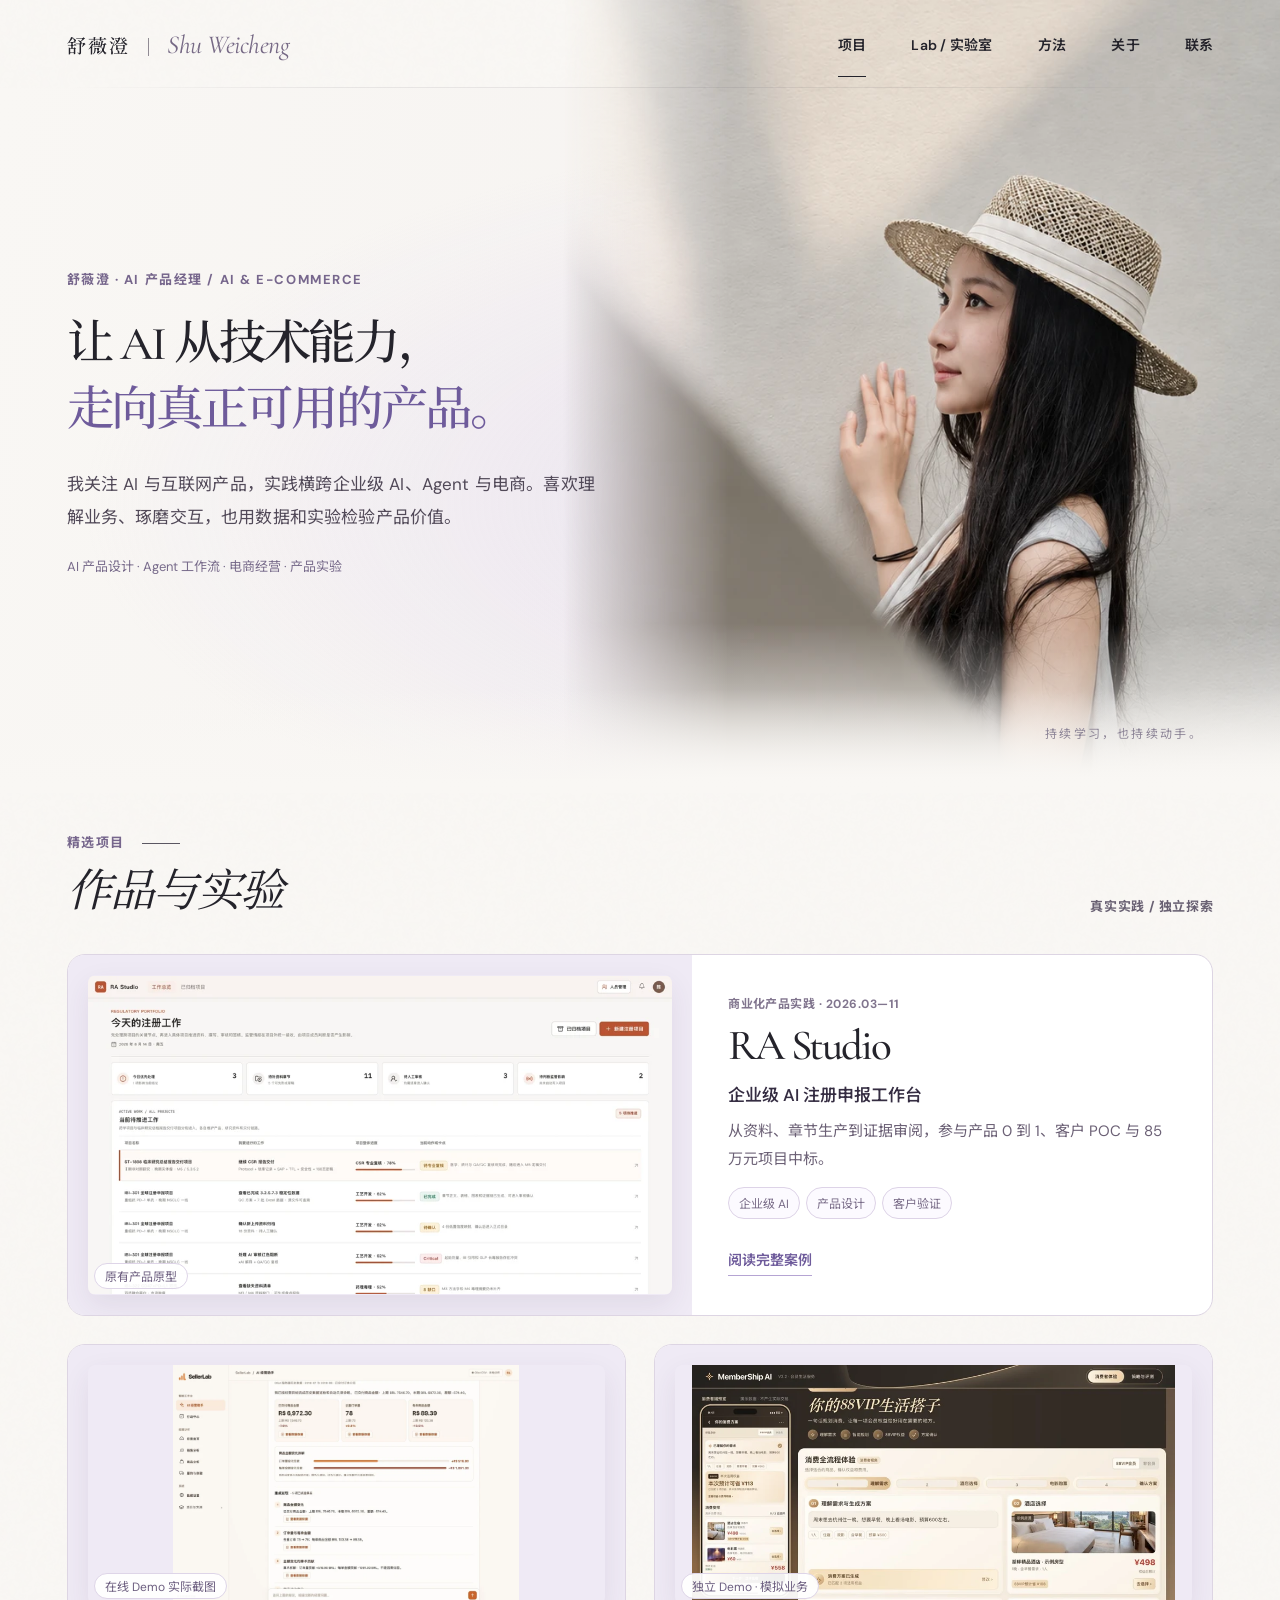
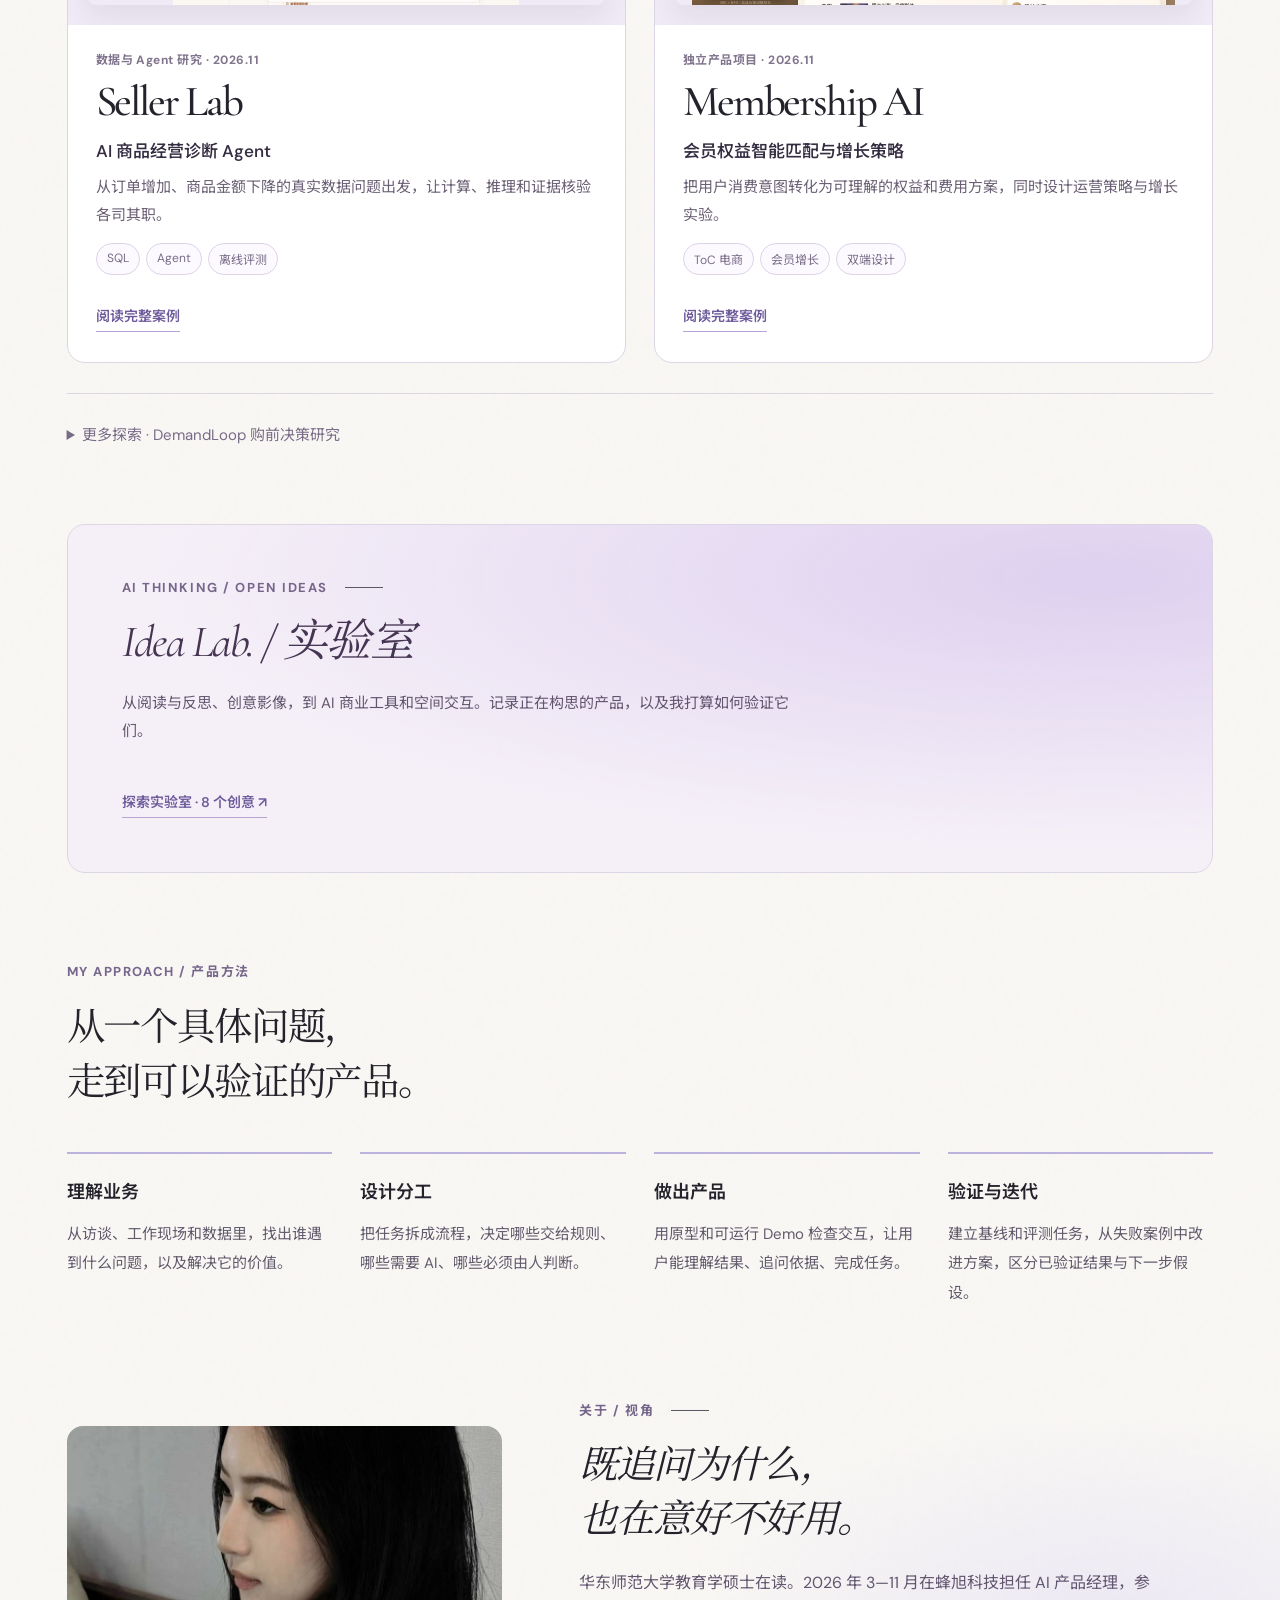
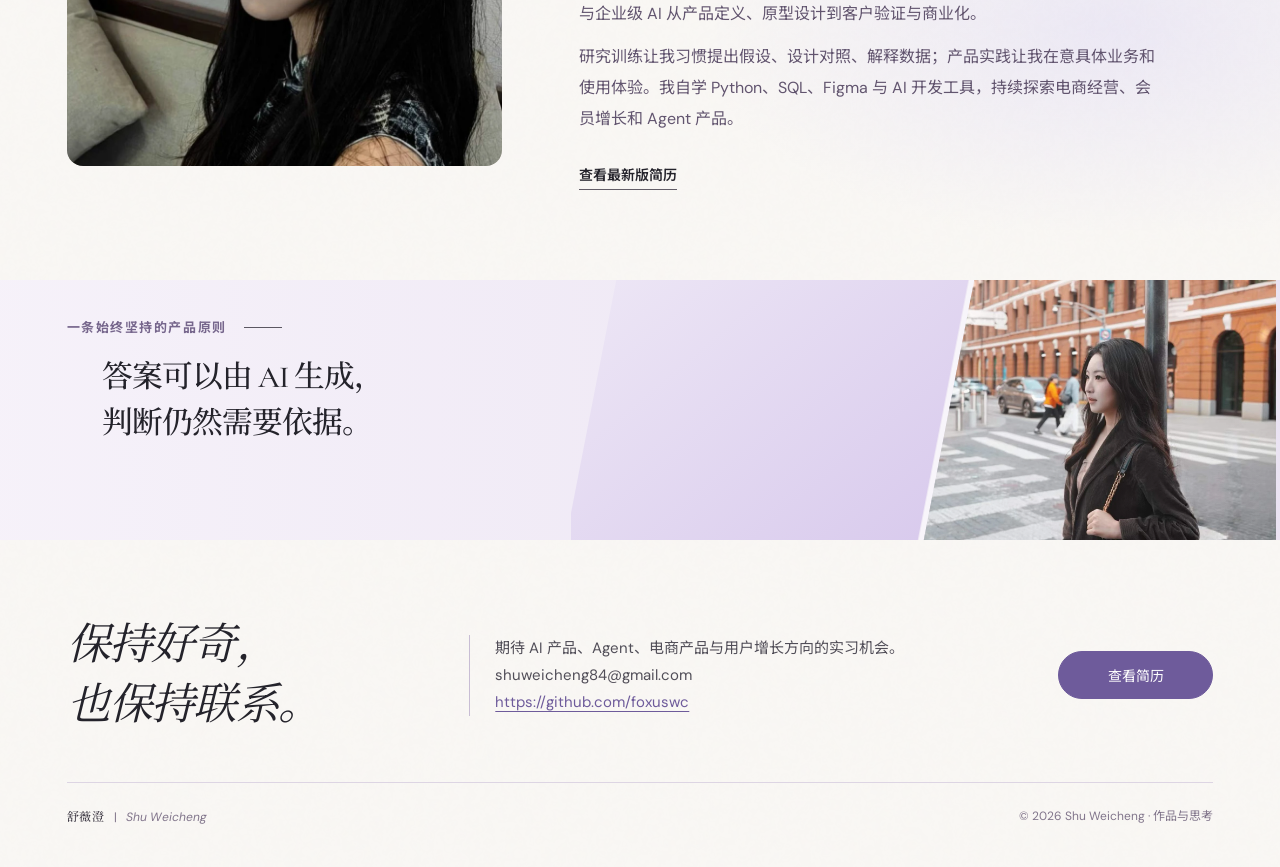
<file: index.html>
<!doctype html>
<html lang="zh-CN">
<head>
  <meta charset="UTF-8" />
  <meta name="viewport" content="width=device-width, initial-scale=1, viewport-fit=cover" />
  <meta name="color-scheme" content="light" />
  <meta name="portfolio-version" content="v2.1-20261125" />
  <meta name="theme-color" content="#f9f7f4" />
  <meta name="description" content="舒薇澄的 AI 产品作品集：从药品注册 AI 工作台的产品化与商业化，到消费决策、商家经营的独立实验。" />
  <title>舒薇澄 | AI 产品经理 · 电商与 Agent 作品集</title>
  <link rel="preconnect" href="https://fonts.googleapis.com" />
  <link rel="preconnect" href="https://fonts.gstatic.com" crossorigin />
  <link href="https://fonts.googleapis.com/css2?family=Cormorant+Garamond:ital,wght@0,400;0,500;1,400;1,500&family=DM+Sans:wght@400;500;600;700&family=Noto+Sans+SC:wght@400;500;600&family=Noto+Serif+SC:wght@400;500;600&display=swap" rel="stylesheet" />
<link rel="stylesheet" href="assets/home.css">
<link rel="stylesheet" href="assets/v2.css">

<link rel="icon" href="/favicon.ico?v=devy1" sizes="16x16 32x32 48x48 64x64">
<link rel="icon" type="image/png" sizes="32x32" href="/assets/favicon-32.png?v=devy1">
<link rel="icon" type="image/svg+xml" sizes="any" href="/assets/favicon.svg?v=devy1">
<link rel="apple-touch-icon" sizes="180x180" href="/assets/apple-touch-icon.png?v=devy1">
</head>
<body><a class="skip-link" href="#work">跳到项目</a>
<div class="site" id="top">
  <header class="container topbar">
    <a class="brand" href="#top" aria-label="回到首页"><span class="brand-cn">舒薇澄</span><span class="brand-divider" aria-hidden="true"></span><span class="brand-en">Shu Weicheng</span></a>
    <button class="menu-toggle" id="menuToggle" aria-label="打开导航菜单" aria-expanded="false" aria-controls="nav"><svg viewBox="0 0 20 20" fill="none" stroke="currentColor" stroke-width="1.4"><path d="M2 6h16M2 14h16"/></svg></button>
    <nav class="nav" id="nav" aria-label="主要导航"><a href="#work" class="active">项目</a><a href="lab.html">Lab / 实验室</a><a href="#approach">方法</a><a href="#about">关于</a><a href="#contact">联系</a></nav>
  </header>
  <main>
    <section class="hero" aria-labelledby="hero-title">
      <div class="hero-color" aria-hidden="true"></div>
      <div class="hero-photo" aria-hidden="true"><img src="assets/portrait-1.webp" alt="" fetchpriority="high" decoding="async" /></div>
      <div class="hero-fade" aria-hidden="true"></div>
      <svg class="hero-orbit" aria-hidden="true" viewBox="0 0 1440 720" preserveAspectRatio="none"><path d="M-110 400 C270 360 370 160 610 255 C800 335 750 685 1120 545 S1500 340 1570 360"/><path d="M-90 514 C240 480 500 390 692 520 S1060 730 1520 550" opacity=".56"/><circle class="dot" cx="602" cy="252" r="3"/><circle class="dot" cx="1050" cy="578" r="2.6"/></svg>
      <div class="container hero-inner">
        <div class="eyebrow hero-role">舒薇澄 · AI 产品经理 / AI & E-COMMERCE</div>
        <h1 class="hero-title" id="hero-title"><span>让 AI 从技术能力，</span><span>走向真正可用的产品。</span></h1>
        <p class="hero-deck">我关注 AI 与互联网产品，实践横跨企业级 AI、Agent 与电商。喜欢理解业务、琢磨交互，也用数据和实验检验产品价值。</p>
        <div class="hero-keywords">AI 产品设计 · Agent 工作流 · 电商经营 · 产品实验</div>

      </div>
      <div class="hero-side">PRODUCT · DATA · DESIGN</div><span class="hero-hint">持续学习，也持续动手。</span>
    </section>

    <section class="container work" id="work" aria-labelledby="work-title">
      <div class="section-top reveal"><div><div class="eyebrow">精选项目 <span class="rule"></span></div><h2 class="section-heading editorial" id="work-title">作品与实验</h2></div><div class="section-aside">真实实践 / 独立探索</div></div>
      <div class="projects"><a class="project-card reveal" href="ra-studio.html"><div class="preview product-preview"><img src="assets/preview-ra-1.webp" alt="RA Studio 项目工作台原型截图" loading="lazy" width="1440" height="900"><span class="preview-badge">原有产品原型</span></div><div class="project-bottom"><div class="project-index">商业化产品实践 · 2026.03—11</div><h3 class="project-title">RA Studio</h3><p class="project-subtitle">企业级 AI 注册申报工作台</p><p class="project-description">从资料、章节生产到证据审阅，参与产品 0 到 1、客户 POC 与 85 万元项目中标。</p><div class="tags"><span class="tag">企业级 AI</span><span class="tag">产品设计</span><span class="tag">客户验证</span></div><span class="case-link">阅读完整案例</span></div></a><a class="project-card reveal" href="sellerlab.html"><div class="preview product-preview"><img src="assets/preview-seller-diagnosis.webp" alt="Seller Lab 历史数据经营诊断报告" loading="lazy" width="1440" height="900"><span class="preview-badge">在线 Demo 实际截图</span></div><div class="project-bottom"><div class="project-index">数据与 Agent 研究 · 2026.11</div><h3 class="project-title">Seller Lab</h3><p class="project-subtitle">AI 商品经营诊断 Agent</p><p class="project-description">从订单增加、商品金额下降的真实数据问题出发，让计算、推理和证据核验各司其职。</p><div class="tags"><span class="tag">SQL</span><span class="tag">Agent</span><span class="tag">离线评测</span></div><span class="case-link">阅读完整案例</span></div></a><a class="project-card reveal" href="membership-ai.html"><div class="preview product-preview"><img src="assets/preview-member-consumer.webp" alt="Membership AI 消费者权益推荐实际界面" loading="lazy" width="1440" height="900"><span class="preview-badge">独立 Demo · 模拟业务</span></div><div class="project-bottom"><div class="project-index">独立产品项目 · 2026.11</div><h3 class="project-title">Membership AI</h3><p class="project-subtitle">会员权益智能匹配与增长策略</p><p class="project-description">把用户消费意图转化为可理解的权益和费用方案，同时设计运营策略与增长实验。</p><div class="tags"><span class="tag">ToC 电商</span><span class="tag">会员增长</span><span class="tag">双端设计</span></div><span class="case-link">阅读完整案例</span></div></a></div><details class="exploration"><summary>更多探索 · DemandLoop 购前决策研究</summary><p>保留早期产品构想与研究记录，处于可行性研究阶段。</p><button class="project-card reveal" data-project="demand" aria-label="查看 DemandLoop 项目详情" style="transition-delay:.07s">
          <div class="preview preview-demand"><span class="mock-label">概念视觉</span>
            <div class="mock-device light-device"><div class="mock-top"><i></i><i></i><i></i><span>购前疑虑与决策</span></div><div class="demand-ui"><div class="demand-brand"><b>✦</b> DemandLoop</div><h4>信息不再散落。<br>判断更有依据。</h4><div class="demand-search">你想确认什么？<em>↗</em></div>
              <svg class="demand-wave" viewBox="0 0 320 150" preserveAspectRatio="none" aria-hidden="true"><defs><linearGradient id="demandG" x1="0" y1="0" x2="1" y2="1"><stop stop-color="#c4b7f4"/><stop offset="1" stop-color="#e8e3f8"/></linearGradient></defs><path fill="url(#demandG)" d="M0 97C47 25 85 132 143 70S260 35 320 105V150H0Z"/><path fill="#b9b0f0" opacity=".4" d="M0 129C57 78 89 124 150 95S253 70 320 134V150H0Z"/></svg></div></div>
          </div>
          <div class="project-bottom"><div class="project-index">02 / 独立产品探索</div><div class="project-title-row"><strong class="project-title">DemandLoop</strong><span class="project-arrow">↗</span></div><p class="project-description">商品参数、评价与问答散落各处。我想让 AI 帮用户找到依据，而不只是给出答案。</p><div class="tags"><span class="tag">消费 AI</span><span class="tag">用户研究</span><span class="tag">RAG</span></div></div>
        </button></details>
    </section>

<section class="container" id="lab" aria-labelledby="lab-heading" style="padding-bottom:55px"><a href="lab.html" style="display:block;border:1px solid #ddd5e3;border-radius:18px;padding:clamp(24px,5vw,54px);background:radial-gradient(ellipse at 90% 15%,#ded0ef,transparent 65%),#f5f0f8"><div class="eyebrow">AI THINKING / OPEN IDEAS <span class="rule"></span></div><h2 class="section-heading editorial" id="lab-heading" style="margin:14px 0;color:#453552">Idea Lab. / 实验室</h2><p style="max-width:670px;font-size:15px;line-height:1.9;color:#62556f">从阅读与反思、创意影像，到 AI 商业工具和空间交互。记录正在构思的产品，以及我打算如何验证它们。</p><span class="case-link">探索实验室 · 8 个创意 ↗</span></a></section>

<section class="container approach" id="approach"><div class="eyebrow">MY APPROACH / 产品方法</div><h2>从一个具体问题，<br>走到可以验证的产品。</h2><div class="approach-grid"><article><h3>理解业务</h3><p>从访谈、工作现场和数据里，找出谁遇到什么问题，以及解决它的价值。</p></article><article><h3>设计分工</h3><p>把任务拆成流程，决定哪些交给规则、哪些需要 AI、哪些必须由人判断。</p></article><article><h3>做出产品</h3><p>用原型和可运行 Demo 检查交互，让用户能理解结果、追问依据、完成任务。</p></article><article><h3>验证与迭代</h3><p>建立基线和评测任务，从失败案例中改进方案，区分已验证结果与下一步假设。</p></article></div></section>
    <section class="container about" id="about" aria-labelledby="about-title">
      <div class="about-layout"><div class="about-image reveal"><img src="assets/portrait-2.webp" alt="舒薇澄坐在沙发上的侧面肖像" loading="lazy" /></div>
        <div class="about-copy reveal"><div class="eyebrow">关于 / 视角 <span class="rule"></span></div><h2 id="about-title">既追问为什么，<br>也在意好不好用。</h2><p>华东师范大学教育学硕士在读。2026 年 3—11 月在蜂旭科技担任 AI 产品经理，参与企业级 AI 从产品定义、原型设计到客户验证与商业化。</p><p>研究训练让我习惯提出假设、设计对照、解释数据；产品实践让我在意具体业务和使用体验。我自学 Python、SQL、Figma 与 AI 开发工具，持续探索电商经营、会员增长和 Agent 产品。</p><a class="underlink" href="assets/resume-20261122.pdf?v=3dbcbcf7c696" target="_blank" rel="noopener">查看最新版简历</a></div>
      </div>
    </section>

    <section class="notes" id="notes" aria-labelledby="notes-title"><div class="container notes-inner"><div class="notes-quote reveal"><div class="eyebrow">一条始终坚持的产品原则 <span class="rule"></span></div><h3 id="notes-title">答案可以由 AI 生成，<br>判断仍然需要依据。</h3></div><div class="notes-photos reveal"><div class="notes-photo notes-color" aria-hidden="true"></div><div class="notes-photo second"><img src="assets/portrait-4.webp" alt="街头建筑前的个人肖像" loading="lazy" /></div></div></div></section>

    <section class="container contact" id="contact"><div class="contact-grid reveal"><h2>保持好奇，<br>也保持联系。</h2><div class="contact-text">期待 AI 产品、Agent、电商产品与用户增长方向的实习机会。<br><a href="mailto:shuweicheng84@gmail.com">shuweicheng84@gmail.com</a><br><a class="contact-link" href="https://github.com/foxuswc" target="_blank" rel="noopener noreferrer">https://github.com/foxuswc</a></div><div class="contact-actions"><a class="dark-btn" href="assets/resume-20261122.pdf?v=3dbcbcf7c696" target="_blank" rel="noopener noreferrer">查看简历</a></div></div><div class="footer"><span><strong>舒薇澄</strong> &nbsp; | &nbsp; <em>Shu Weicheng</em></span><span>© <span id="year">2026</span> Shu Weicheng · 作品与思考</span></div></section>
  </main>
</div>

<div class="dialog" id="dialog" role="dialog" aria-modal="true" aria-labelledby="dialogTitle" aria-hidden="true"><div class="dialog-panel" role="document"><div class="dialog-header"><span class="dialog-logo">SHU WEICHENG / PORTFOLIO</span><button type="button" id="closeDialog" class="close-dialog" aria-label="关闭弹窗">关闭 ×</button></div><div class="dialog-body" id="dialogBody"></div></div></div>
<script>
const PROJECTS={
 demand:{label:'02 / 独立项目',name:'DemandLoop',subtitle:'从散落的商品信息里，找到真正能回答购前问题的证据。',role:'独立产品研究 · 用户体验与 AI 方案',status:'独立概念探索 · 数据与用户需求仍待验证',type:'消费级 AI · 产品设计',dark:false,visual:'买之前，先把疑虑问清楚。',visualSmall:'产品概念 / 尚未上线',sections:[['我观察到的问题','购买前，用户常常只想确认一个具体问题，例如鞋子是否适合宽脚，或者户外装备是否真的防雨。但线索藏在参数、评价与问答中，信息不一定一致。'],['想要设计的体验','先识别用户真正犹豫的地方，再从商品属性、已有问答与消费者评价中寻找相关证据。答案不仅要简短，还要区分明确事实、个人体验和缺少依据的推测。'],['我打算怎么验证','先检查公开商品问答数据的证据覆盖情况，再让有真实购买需求的用户完成具体任务，比较传统信息查找与 AI 辅助决策的差异。'],['目前的边界','这是处于可行性研究阶段的独立产品构想。尚无可公开的用户转化提升数据，也不把概念界面当作已经上线的产品。']]}
};
const dialog=document.getElementById('dialog'),body=document.getElementById('dialogBody'),closeBtn=document.getElementById('closeDialog');let lastFocus=null;
function escapeHtml(s){return String(s).replaceAll('&','&amp;').replaceAll('<','&lt;').replaceAll('>','&gt;').replaceAll('"','&quot;')}
function showDialog(content){lastFocus=document.activeElement;body.innerHTML=content;dialog.classList.add('open');dialog.setAttribute('aria-hidden','false');document.body.classList.add('is-locked');dialog.scrollTop=0;closeBtn.focus()}
function caseDialog(p){return `<div class="eyebrow">${escapeHtml(p.label)} <span class="rule"></span></div><h2 id="dialogTitle">${escapeHtml(p.name)}</h2><p class="dialog-subtitle">${escapeHtml(p.subtitle)}</p><dl class="dialog-metas"><div class="meta"><dt>角色</dt><dd>${escapeHtml(p.role)}</dd></div><div class="meta"><dt>阶段</dt><dd>${escapeHtml(p.status)}</dd></div><div class="meta"><dt>重点</dt><dd>${escapeHtml(p.type)}</dd></div></dl><div class="dialog-visual ${p.dark?'':'light'}"><strong>${escapeHtml(p.visual)}</strong><span>${escapeHtml(p.visualSmall)}</span></div>${p.sections.map(([title,text],i)=>`<section class="article-section"><h3>${String(i+1).padStart(2,'0')}. ${escapeHtml(title)}</h3><p>${escapeHtml(text)}</p></section>`).join('')}<div class="notice">展示说明：项目卡片中的界面为概念示意；企业商业化项目的实际截图与客户信息仅在获得公开许可并完成脱敏后展示。</div>`}
function openAbout(){showDialog(`<div class="eyebrow">关于 / 视角</div><h2 id="dialogTitle">对问题认真，<br>对世界好奇。</h2><div class="dialog-text"><img class="portrait-inline" src="assets/portrait-5.webp" alt="舒薇澄的个人肖像"/><p>你好，我是舒薇澄，目前在华东师范大学攻读硕士。从教育与学习研究走进 AI 产品之后，我发现自己始终对同一件事感兴趣：人们遇到了什么困难，我们怎样设计出真正有效的帮助？</p><p>过去在一家 AI 创业公司，我参与药品注册 AI 工作台从产品构思、原型设计到客户 POC 和商业化推进。过程中需要与创始团队、行业专家、研发和客户反复沟通——技术能做到什么，业务真正需要什么，用户又凭什么相信系统的结果。</p><p>我喜欢设计，也喜欢理解一门生意是怎样运转的。最近，我开始探索 AI 在购物决策和商家经营中的应用，尝试用独立项目补上数据分析、模型评测和真实用户验证这些能力。</p><p>这里记录的，不只是最终做出的界面，还有我如何发现问题、做出取舍，以及承认哪些判断仍需要验证。</p><p class="small-note">AI 产品经理 · 持续学习与实践</p></div>`)}
function openContact(){showDialog(`<div class="eyebrow">联系 / 欢迎交流</div><h2 id="dialogTitle">一起做些<br>真正重要的事。</h2><p class="dialog-subtitle">关于 AI 产品、设计与商业实践，欢迎交流。</p><div class="dialog-text"><p>如果你是从简历来到这里，可以通过简历中的联系方式找到我。也欢迎先看看我在 GitHub 上的项目和实验。</p><p><a href="https://github.com/foxuswc" target="_blank" rel="noopener noreferrer" class="underlink">浏览我的 GitHub <span aria-hidden="true">↗</span></a></p><p class="small-note">个人邮箱暂未在网站公开。更多联系方式会在获得确认后补充。</p></div>`)}
function hideDialog(){dialog.classList.remove('open');dialog.setAttribute('aria-hidden','true');document.body.classList.remove('is-locked');lastFocus?.focus()}
closeBtn.addEventListener('click',hideDialog);dialog.addEventListener('click',e=>{if(e.target===dialog)hideDialog()});document.addEventListener('keydown',e=>{if(e.key==='Escape'&&dialog.classList.contains('open'))hideDialog();if(e.key==='Tab'&&dialog.classList.contains('open')){let els=[...dialog.querySelectorAll('button,a,[tabindex]:not([tabindex="-1"])')].filter(x=>!x.disabled),first=els[0],last=els.at(-1);if(e.shiftKey&&document.activeElement===first){e.preventDefault();last.focus()}else if(!e.shiftKey&&document.activeElement===last){e.preventDefault();first.focus()}}});
document.querySelectorAll('[data-project]').forEach(b=>b.addEventListener('click',()=>{const p=PROJECTS[b.dataset.project];if(p)showDialog(caseDialog(p))}));
document.querySelectorAll('[data-open]').forEach(b=>b.addEventListener('click',()=>b.dataset.open==='about'?openAbout():openContact()));
const toggle=document.getElementById('menuToggle'),nav=document.getElementById('nav');toggle.addEventListener('click',()=>{let open=nav.classList.toggle('open');toggle.setAttribute('aria-expanded',String(open));toggle.setAttribute('aria-label',open?'关闭导航菜单':'打开导航菜单')});nav.querySelectorAll('a').forEach(a=>a.addEventListener('click',()=>{nav.classList.remove('open');toggle.setAttribute('aria-expanded','false');nav.querySelectorAll('a').forEach(l=>l.classList.toggle('active',l===a))}));
if('IntersectionObserver' in window&&!window.matchMedia('(prefers-reduced-motion: reduce)').matches){document.documentElement.classList.add('js');const io=new IntersectionObserver(entries=>entries.forEach(e=>{if(e.isIntersecting){e.target.classList.add('visible');io.unobserve(e.target)}}),{threshold:.09});document.querySelectorAll('.reveal').forEach(e=>io.observe(e))}
document.getElementById('year').textContent=new Date().getFullYear();
// Set these after publishing. Never ship invented contact endpoints.
const PORTFOLIO_CONTACT={email:'',github:'',linkedin:''};
</script>
</body>
</html>
</file>
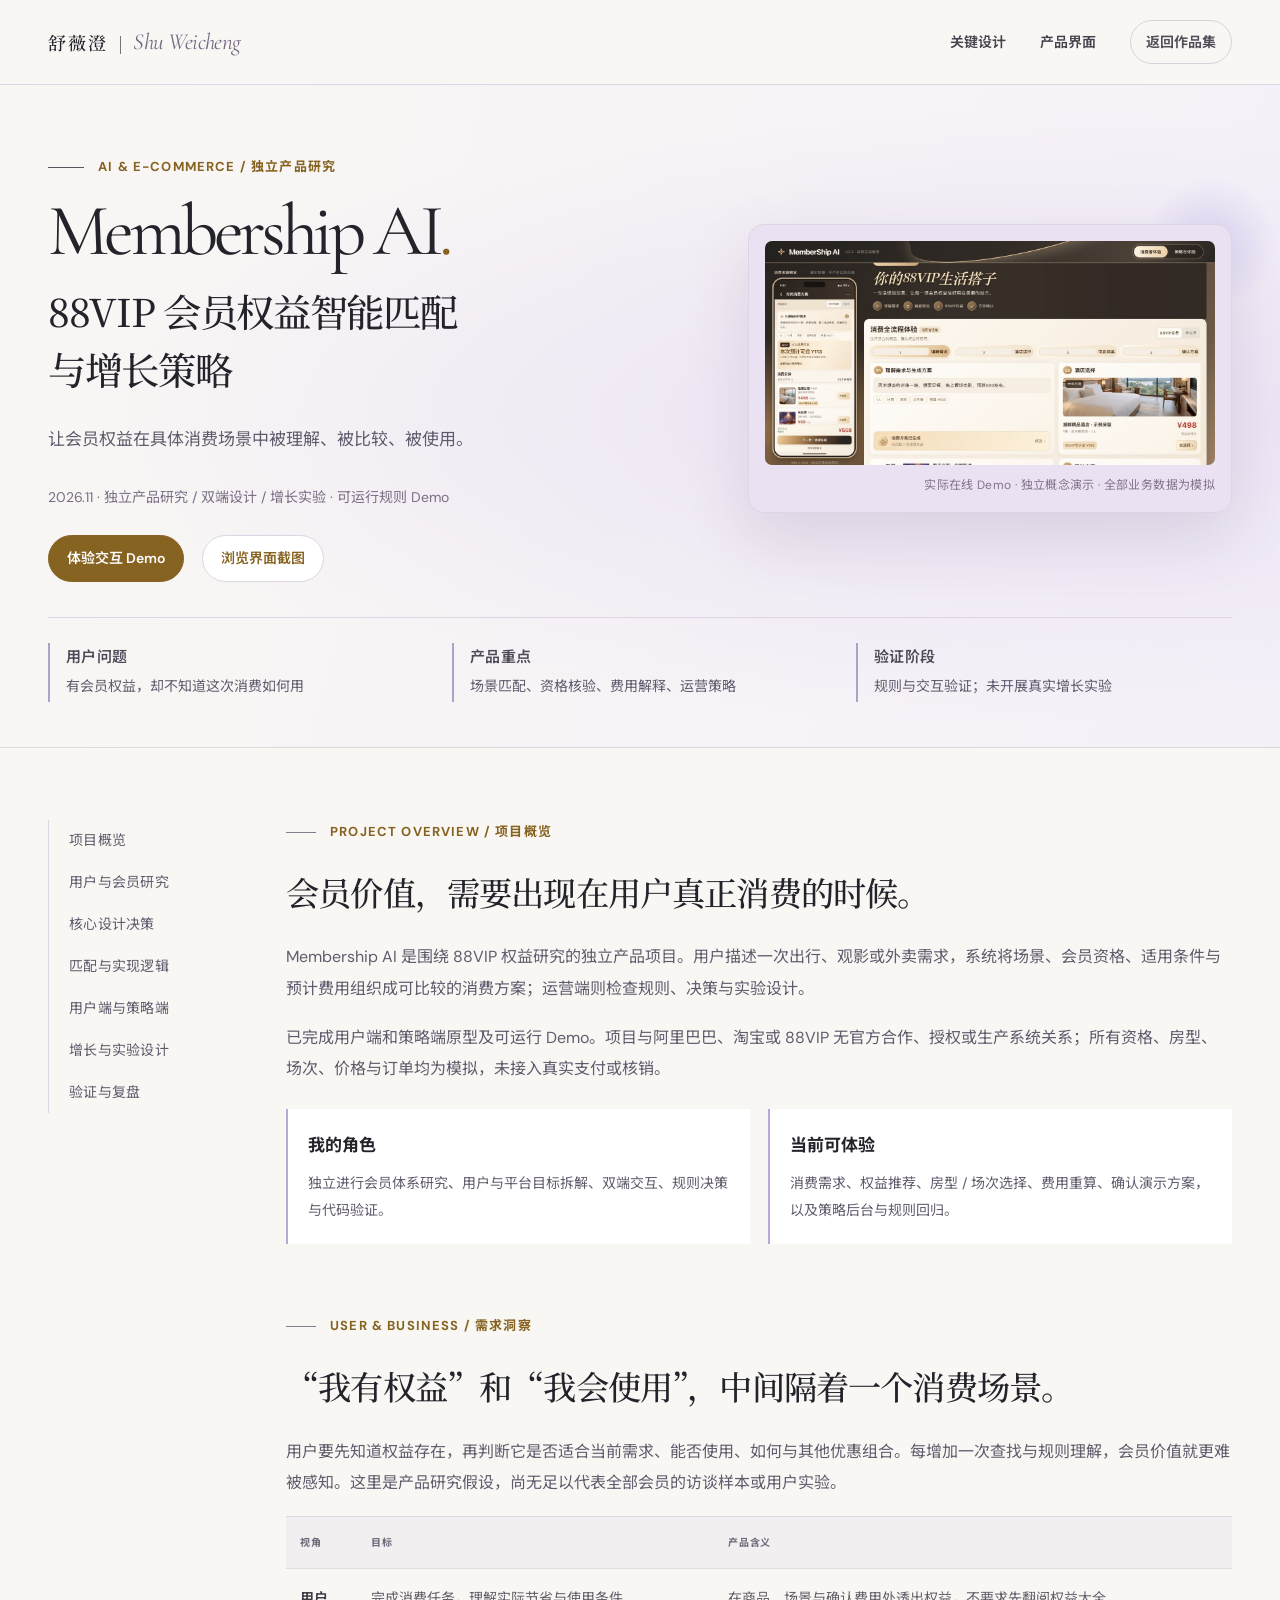
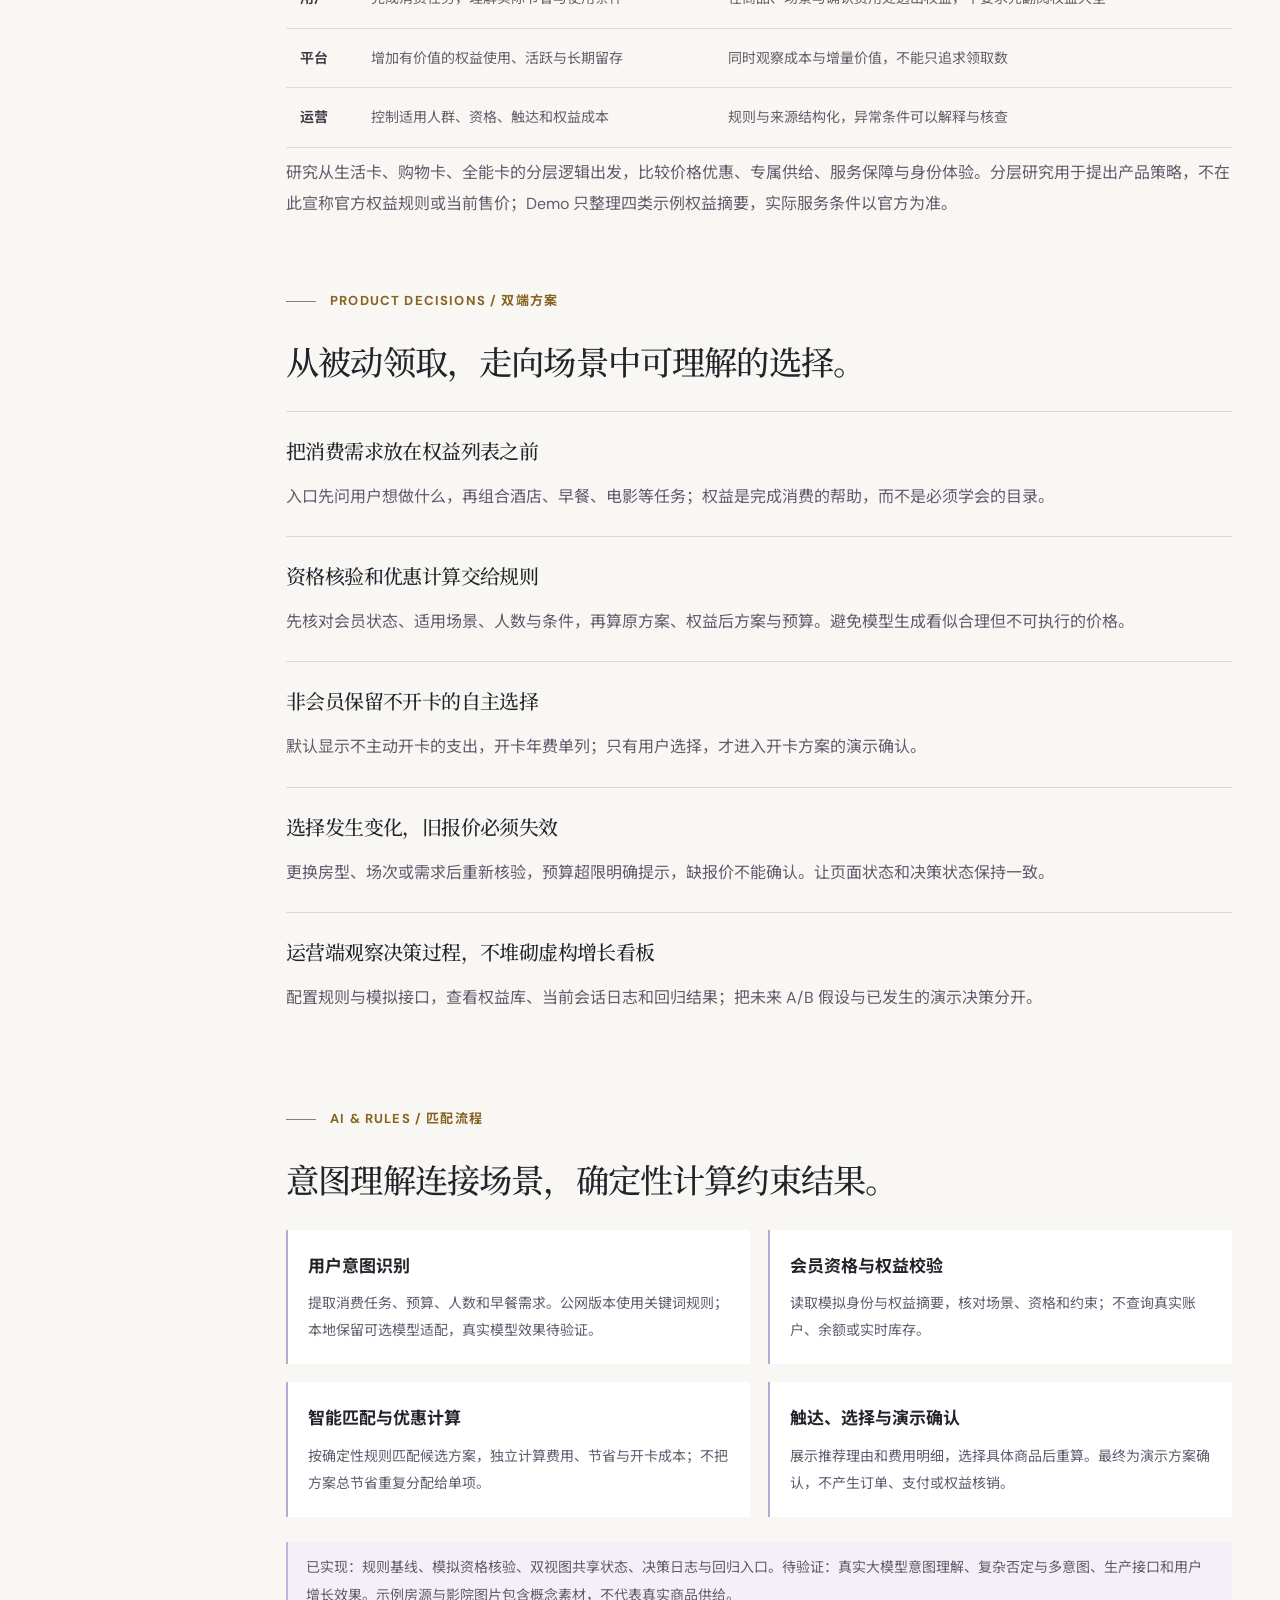
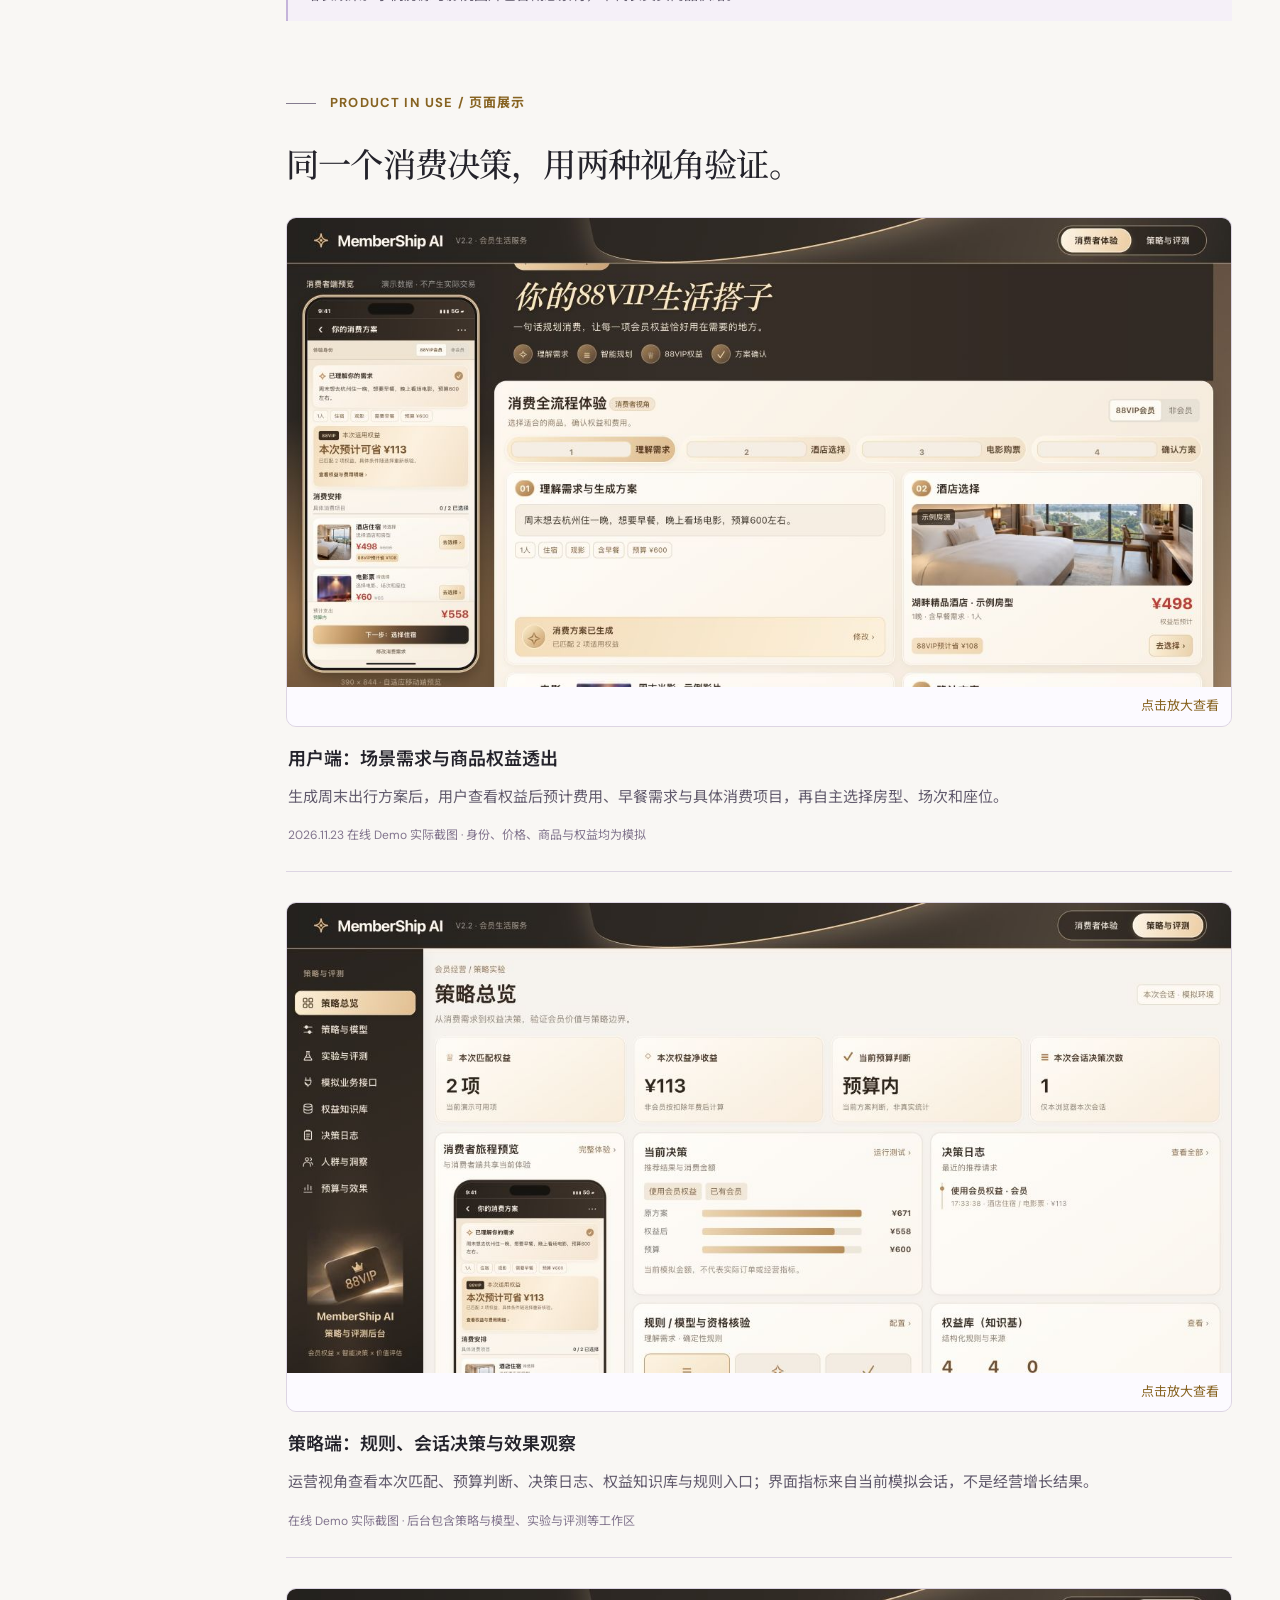
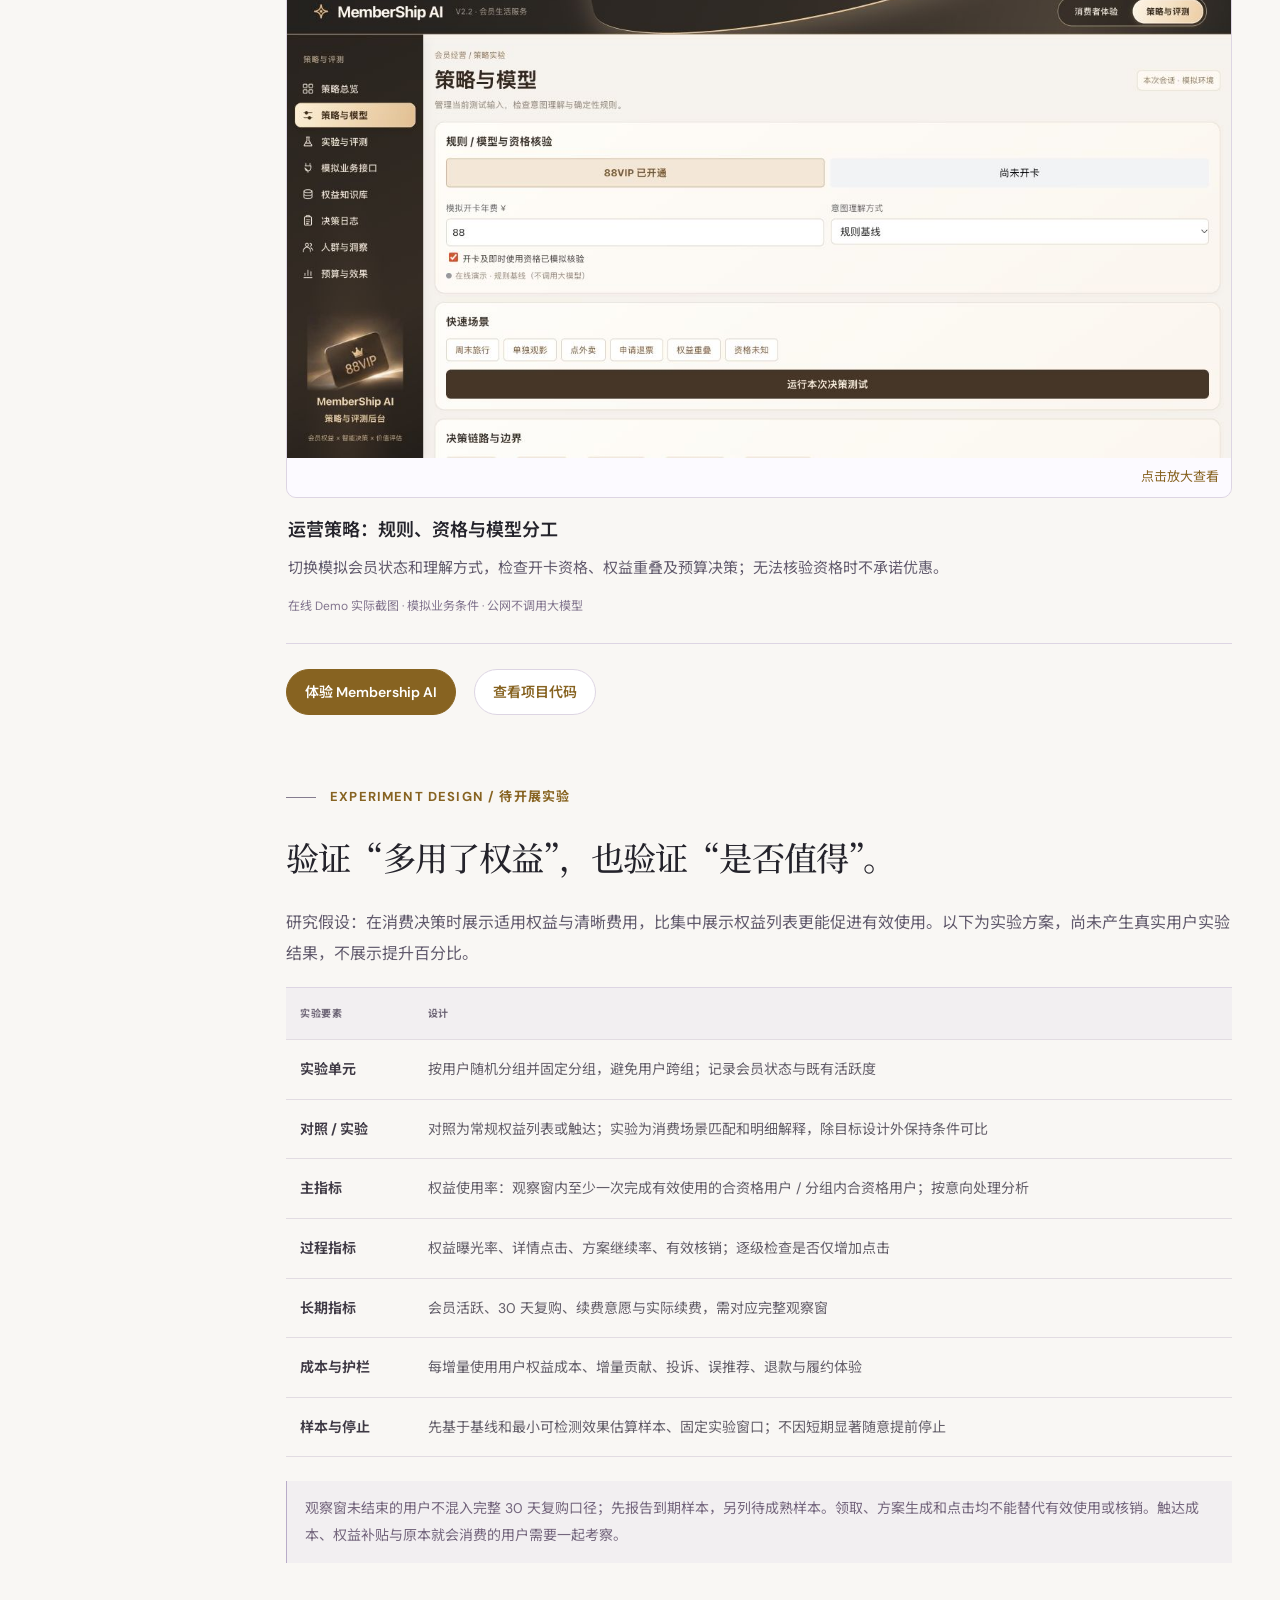
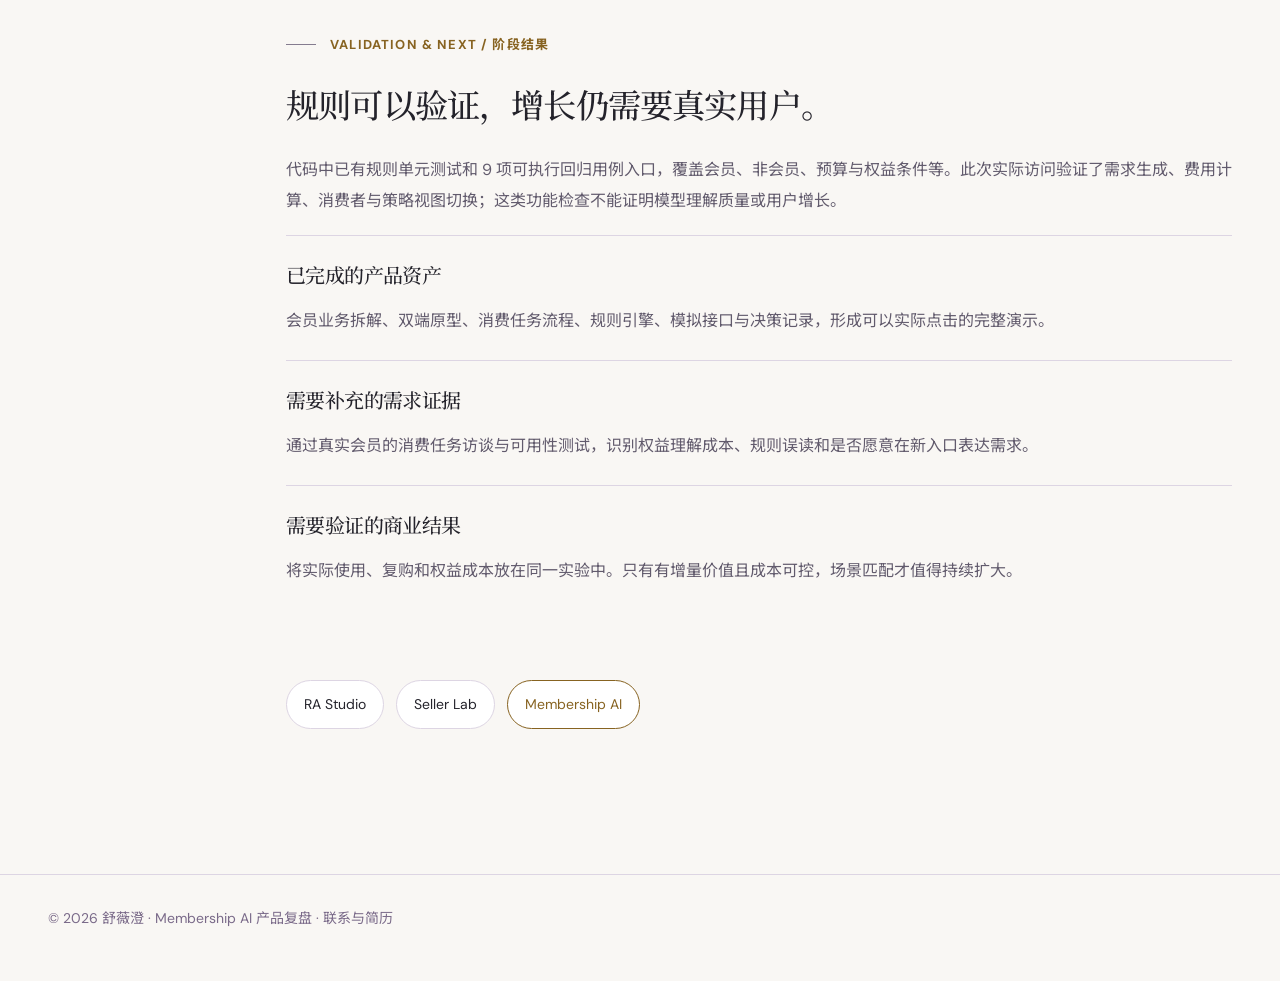
<file: membership-ai.html>
<!doctype html><html lang="zh-CN"><head><meta charset="UTF-8"><meta name="viewport" content="width=device-width, initial-scale=1, viewport-fit=cover"><meta name="portfolio-case-version" content="v2.0-20261123"><meta name="theme-color" content="#f8fbff"><meta name="description" content="Membership AI 项目案例：88VIP 会员权益智能匹配<br>与增长策略。舒薇澄的 AI 产品与电商实践。"><title>Membership AI | 舒薇澄 · AI 产品作品集</title><link rel="preconnect" href="https://fonts.googleapis.com" />
<link rel="preconnect" href="https://fonts.gstatic.com" crossorigin />
<link href="https://fonts.googleapis.com/css2?family=Cormorant+Garamond:ital,wght@0,400;0,500;1,400;1,500&family=DM+Sans:wght@400;500;600;700&family=Noto+Sans+SC:wght@400;500;600&family=Noto+Serif+SC:wght@400;500;600&display=swap" rel="stylesheet" />
<link rel="stylesheet" href="assets/case-original.css"><link rel="stylesheet" href="assets/v2.css">
<link rel="icon" href="/favicon.ico?v=devy1" sizes="16x16 32x32 48x48 64x64">
<link rel="icon" type="image/png" sizes="32x32" href="/assets/favicon-32.png?v=devy1">
<link rel="icon" type="image/svg+xml" sizes="any" href="/assets/favicon.svg?v=devy1">
<link rel="apple-touch-icon" sizes="180x180" href="/assets/apple-touch-icon.png?v=devy1">
</head><body class="case-page member-case"><a class="skip-link" href="#overview">跳到案例正文</a><header class="top"><div class="wrap nav"><a class="brand" href="index.html" aria-label="返回作品集首页"><span class="brand-cn">舒薇澄</span><span class="brand-divider" aria-hidden="true"></span><span class="brand-en">Shu Weicheng</span></a><nav class="navlinks" aria-label="页面导航"><a href="#design">关键设计</a><a href="#screens">产品界面</a><a class="return" href="index.html#work">返回作品集</a></nav></div></header><div class="hero"><div class="wrap"><div class="hero-grid"><div><div class="eyebrow">AI & E-COMMERCE / 独立产品研究</div><h1 class="case-title"><span class="case-title-en">Membership AI<em>.</em></span><span class="case-title-zh">88VIP 会员权益智能匹配<br>与增长策略</span></h1><p class="lede">让会员权益在具体消费场景中被理解、被比较、被使用。</p><p class="hero-foot">2026.11 · 独立产品研究 / 双端设计 / 增长实验 · 可运行规则 Demo</p><div class="case-actions"><a class="primary-link" href="https://membership-ai.onrender.com/" target="_blank" rel="noopener noreferrer">体验交互 Demo</a><a class="text-link" href="#screens">浏览界面截图</a></div></div><div class="hero-art"><img src="assets/member-consumer.jpg" alt="Membership AI 已运行 Demo 界面" width="1440" height="1000"><p class="artcaption">实际在线 Demo · 独立概念演示 · 全部业务数据为模拟</p></div></div><div class="hero-brief"><div><b>用户问题</b><span>有会员权益，却不知道这次消费如何用</span></div><div><b>产品重点</b><span>场景匹配、资格核验、费用解释、运营策略</span></div><div><b>验证阶段</b><span>规则与交互验证；未开展真实增长实验</span></div></div></div></div><div class="wrap layout"><aside class="sidebar" aria-label="案例导航"><a href="#overview">项目概览</a><a href="#insight">用户与会员研究</a><a href="#design">核心设计决策</a><a href="#ai">匹配与实现逻辑</a><a href="#screens">用户端与策略端</a><a href="#experiment">增长与实验设计</a><a href="#validation">验证与复盘</a></aside><main><section id="overview"><div class="kicker">PROJECT OVERVIEW / 项目概览</div><h2>会员价值，需要出现在用户真正消费的时候。</h2><p>Membership AI 是围绕 88VIP 权益研究的独立产品项目。用户描述一次出行、观影或外卖需求，系统将场景、会员资格、适用条件与预计费用组织成可比较的消费方案；运营端则检查规则、决策与实验设计。</p><p>已完成用户端和策略端原型及可运行 Demo。项目与阿里巴巴、淘宝或 88VIP 无官方合作、授权或生产系统关系；所有资格、房型、场次、价格与订单均为模拟，未接入真实支付或核销。</p><div class="workflow-v2"><article><b>我的角色</b><p>独立进行会员体系研究、用户与平台目标拆解、双端交互、规则决策与代码验证。</p></article><article><b>当前可体验</b><p>消费需求、权益推荐、房型 / 场次选择、费用重算、确认演示方案，以及策略后台与规则回归。</p></article></div></section><section id="insight"><div class="kicker">USER & BUSINESS / 需求洞察</div><h2>“我有权益”和“我会使用”，中间隔着一个消费场景。</h2><p>用户要先知道权益存在，再判断它是否适合当前需求、能否使用、如何与其他优惠组合。每增加一次查找与规则理解，会员价值就更难被感知。这里是产品研究假设，尚无足以代表全部会员的访谈样本或用户实验。</p><div class="tablewrap" role="region" aria-label="可横向浏览的数据表" tabindex="0"><table><thead><tr><th scope="col">视角</th><th scope="col">目标</th><th scope="col">产品含义</th></tr></thead><tbody><tr><td>用户</td><td>完成消费任务，理解实际节省与使用条件</td><td>在商品、场景与确认费用处透出权益，不要求先翻阅权益大全</td></tr><tr><td>平台</td><td>增加有价值的权益使用、活跃与长期留存</td><td>同时观察成本与增量价值，不能只追求领取数</td></tr><tr><td>运营</td><td>控制适用人群、资格、触达和权益成本</td><td>规则与来源结构化，异常条件可以解释与核查</td></tr></tbody></table></div><p>研究从生活卡、购物卡、全能卡的分层逻辑出发，比较价格优惠、专属供给、服务保障与身份体验。分层研究用于提出产品策略，不在此宣称官方权益规则或当前售价；Demo 只整理四类示例权益摘要，实际服务条件以官方为准。</p></section><section id="design"><div class="kicker">PRODUCT DECISIONS / 双端方案</div><h2>从被动领取，走向场景中可理解的选择。</h2><div class="decision-list"><article><h3>把消费需求放在权益列表之前</h3><p>入口先问用户想做什么，再组合酒店、早餐、电影等任务；权益是完成消费的帮助，而不是必须学会的目录。</p></article><article><h3>资格核验和优惠计算交给规则</h3><p>先核对会员状态、适用场景、人数与条件，再算原方案、权益后方案与预算。避免模型生成看似合理但不可执行的价格。</p></article><article><h3>非会员保留不开卡的自主选择</h3><p>默认显示不主动开卡的支出，开卡年费单列；只有用户选择，才进入开卡方案的演示确认。</p></article><article><h3>选择发生变化，旧报价必须失效</h3><p>更换房型、场次或需求后重新核验，预算超限明确提示，缺报价不能确认。让页面状态和决策状态保持一致。</p></article><article><h3>运营端观察决策过程，不堆砌虚构增长看板</h3><p>配置规则与模拟接口，查看权益库、当前会话日志和回归结果；把未来 A/B 假设与已发生的演示决策分开。</p></article></div></section><section id="ai"><div class="kicker">AI & RULES / 匹配流程</div><h2>意图理解连接场景，确定性计算约束结果。</h2><div class="workflow-v2"><article><b>用户意图识别</b><p>提取消费任务、预算、人数和早餐需求。公网版本使用关键词规则；本地保留可选模型适配，真实模型效果待验证。</p></article><article><b>会员资格与权益校验</b><p>读取模拟身份与权益摘要，核对场景、资格和约束；不查询真实账户、余额或实时库存。</p></article><article><b>智能匹配与优惠计算</b><p>按确定性规则匹配候选方案，独立计算费用、节省与开卡成本；不把方案总节省重复分配给单项。</p></article><article><b>触达、选择与演示确认</b><p>展示推荐理由和费用明细，选择具体商品后重算。最终为演示方案确认，不产生订单、支付或权益核销。</p></article></div><div class="source-note"><p>已实现：规则基线、模拟资格核验、双视图共享状态、决策日志与回归入口。待验证：真实大模型意图理解、复杂否定与多意图、生产接口和用户增长效果。示例房源与影院图片包含概念素材，不代表真实商品供给。</p></div></section><section id="screens"><div class="kicker">PRODUCT IN USE / 页面展示</div><h2>同一个消费决策，用两种视角验证。</h2><div class="evidence-gallery"><figure><button class="zoom-shot" data-gallery aria-label="放大查看：用户端：场景需求与商品权益透出"><img src="assets/member-consumer.jpg" alt="用户端：场景需求与商品权益透出" loading="lazy" width="1330" height="661"><span>点击放大查看</span></button><figcaption><b>用户端：场景需求与商品权益透出</b><p>生成周末出行方案后，用户查看权益后预计费用、早餐需求与具体消费项目，再自主选择房型、场次和座位。</p><small>2026.11.23 在线 Demo 实际截图 · 身份、价格、商品与权益均为模拟</small></figcaption></figure><figure><button class="zoom-shot" data-gallery aria-label="放大查看：策略端：规则、会话决策与效果观察"><img src="assets/member-operations.jpg" alt="策略端：规则、会话决策与效果观察" loading="lazy" width="1330" height="661"><span>点击放大查看</span></button><figcaption><b>策略端：规则、会话决策与效果观察</b><p>运营视角查看本次匹配、预算判断、决策日志、权益知识库与规则入口；界面指标来自当前模拟会话，不是经营增长结果。</p><small>在线 Demo 实际截图 · 后台包含策略与模型、实验与评测等工作区</small></figcaption></figure><figure><button class="zoom-shot" data-gallery aria-label="放大查看：规则与资格配置"><img src="assets/member-strategy.jpg" alt="规则与资格配置" loading="lazy" width="1440" height="1000"><span>点击放大查看</span></button><figcaption><b>运营策略：规则、资格与模型分工</b><p>切换模拟会员状态和理解方式，检查开卡资格、权益重叠及预算决策；无法核验资格时不承诺优惠。</p><small>在线 Demo 实际截图 · 模拟业务条件 · 公网不调用大模型</small></figcaption></figure></div><div class="case-actions"><a class="primary-link" href="https://membership-ai.onrender.com/" target="_blank" rel="noopener">体验 Membership AI</a><a class="text-link" href="https://github.com/foxuswc/membership-ai" target="_blank" rel="noopener">查看项目代码</a></div></section><section id="experiment"><div class="kicker">EXPERIMENT DESIGN / 待开展实验</div><h2>验证“多用了权益”，也验证“是否值得”。</h2><p>研究假设：在消费决策时展示适用权益与清晰费用，比集中展示权益列表更能促进有效使用。以下为实验方案，尚未产生真实用户实验结果，不展示提升百分比。</p><div class="tablewrap" role="region" aria-label="可横向浏览的数据表" tabindex="0"><table><thead><tr><th scope="col">实验要素</th><th scope="col">设计</th></tr></thead><tbody><tr><td>实验单元</td><td>按用户随机分组并固定分组，避免用户跨组；记录会员状态与既有活跃度</td></tr><tr><td>对照 / 实验</td><td>对照为常规权益列表或触达；实验为消费场景匹配和明细解释，除目标设计外保持条件可比</td></tr><tr><td>主指标</td><td>权益使用率：观察窗内至少一次完成有效使用的合资格用户 / 分组内合资格用户；按意向处理分析</td></tr><tr><td>过程指标</td><td>权益曝光率、详情点击、方案继续率、有效核销；逐级检查是否仅增加点击</td></tr><tr><td>长期指标</td><td>会员活跃、30 天复购、续费意愿与实际续费，需对应完整观察窗</td></tr><tr><td>成本与护栏</td><td>每增量使用用户权益成本、增量贡献、投诉、误推荐、退款与履约体验</td></tr><tr><td>样本与停止</td><td>先基于基线和最小可检测效果估算样本、固定实验窗口；不因短期显著随意提前停止</td></tr></tbody></table></div><p class="footnote">观察窗未结束的用户不混入完整 30 天复购口径；先报告到期样本，另列待成熟样本。领取、方案生成和点击均不能替代有效使用或核销。触达成本、权益补贴与原本就会消费的用户需要一起考察。</p></section><section id="validation"><div class="kicker">VALIDATION & NEXT / 阶段结果</div><h2>规则可以验证，增长仍需要真实用户。</h2><p>代码中已有规则单元测试和 9 项可执行回归用例入口，覆盖会员、非会员、预算与权益条件等。此次实际访问验证了需求生成、费用计算、消费者与策略视图切换；这类功能检查不能证明模型理解质量或用户增长。</p><div class="decision-list"><article><h3>已完成的产品资产</h3><p>会员业务拆解、双端原型、消费任务流程、规则引擎、模拟接口与决策记录，形成可以实际点击的完整演示。</p></article><article><h3>需要补充的需求证据</h3><p>通过真实会员的消费任务访谈与可用性测试，识别权益理解成本、规则误读和是否愿意在新入口表达需求。</p></article><article><h3>需要验证的商业结果</h3><p>将实际使用、复购和权益成本放在同一实验中。只有有增量价值且成本可控，场景匹配才值得持续扩大。</p></article></div></section></main></div><footer class="wrap case-footer">© 2026 舒薇澄 · Membership AI 产品复盘 · <a href="index.html#contact">联系与简历</a></footer><script src="assets/site.js" defer></script></body></html>
</file>
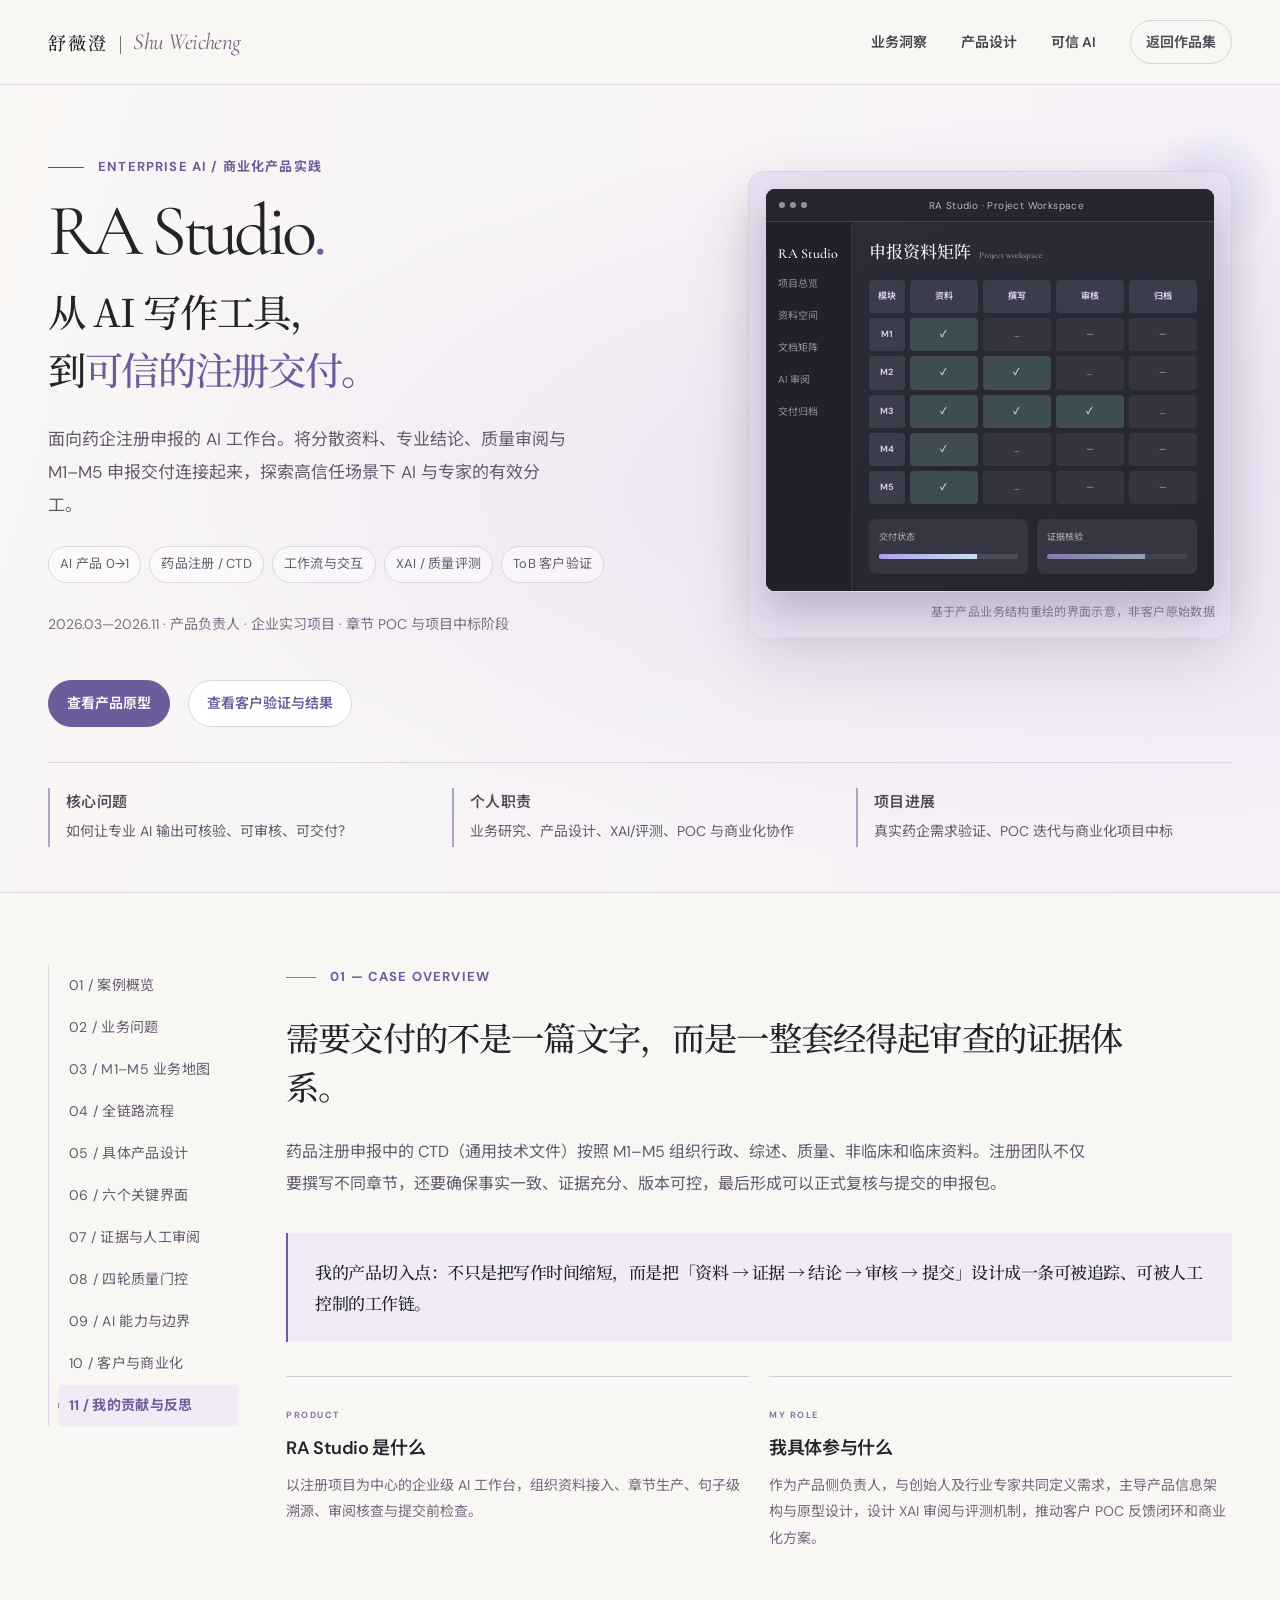
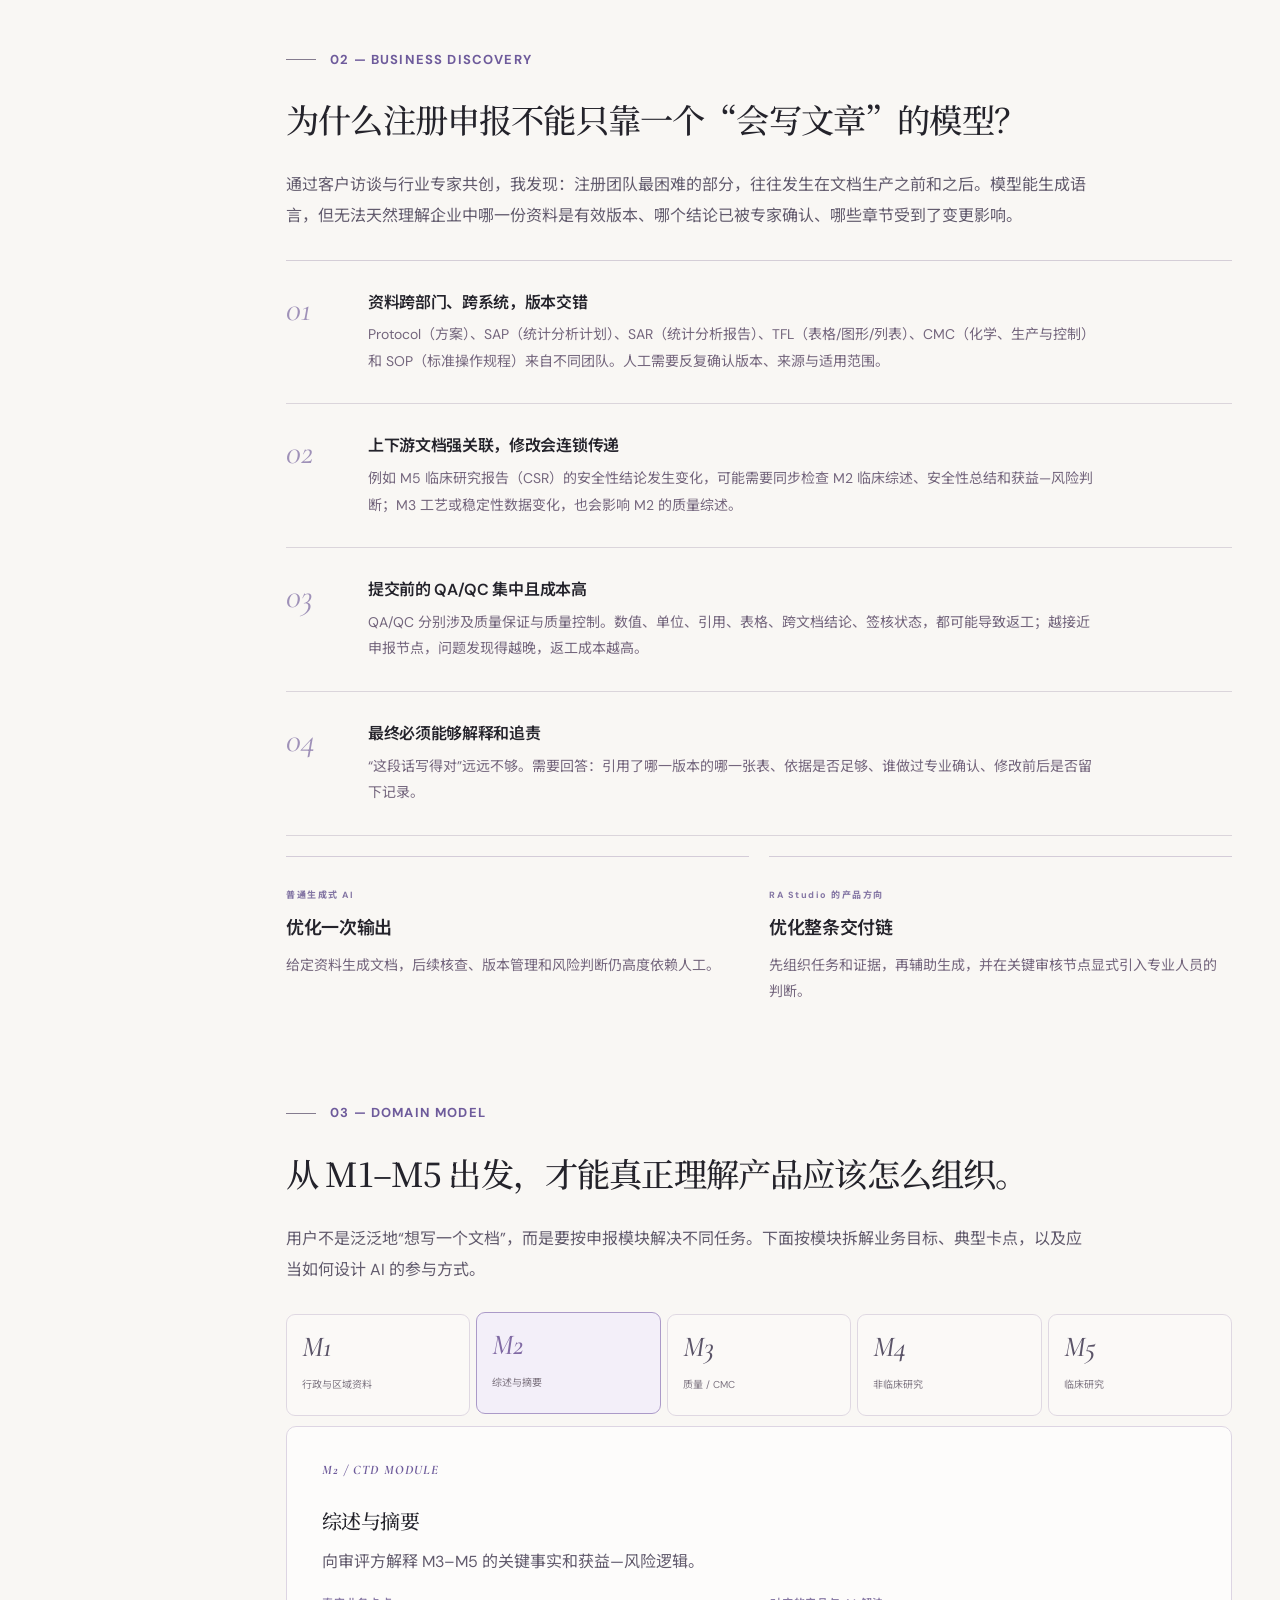
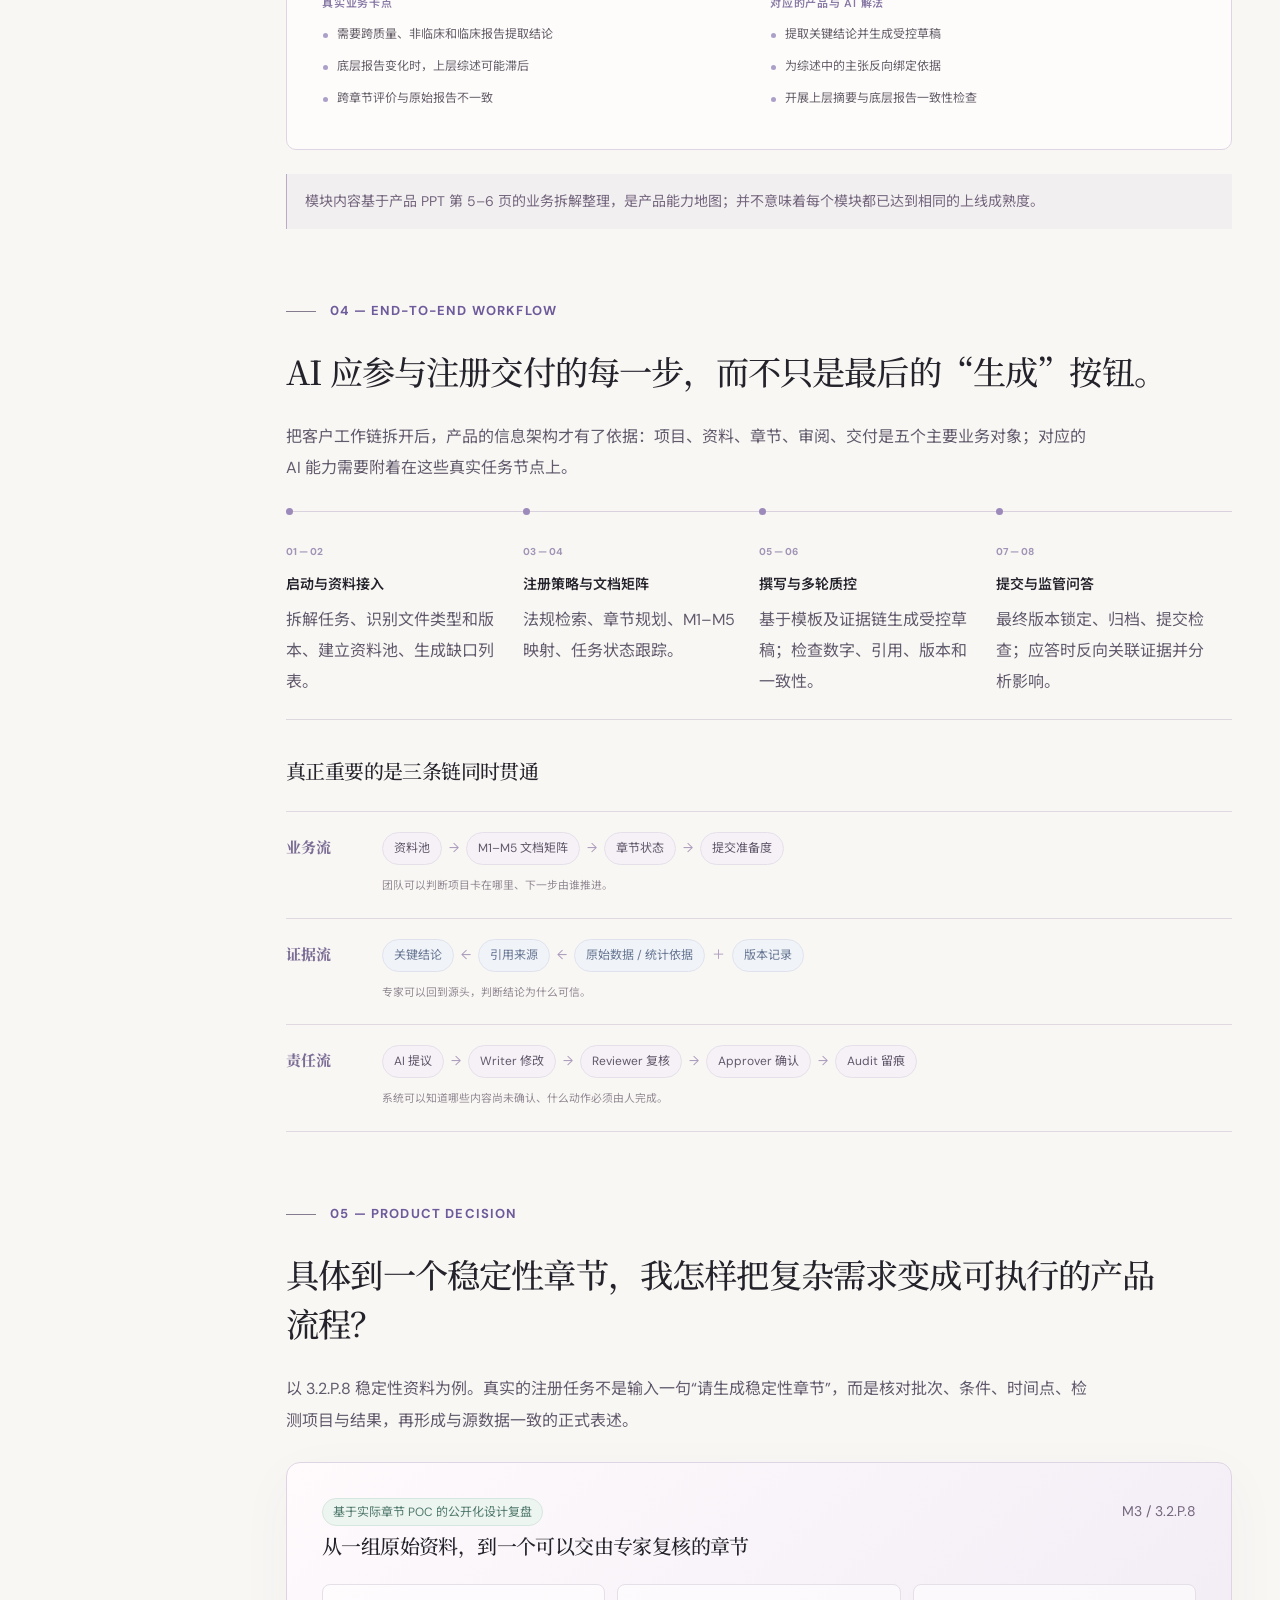
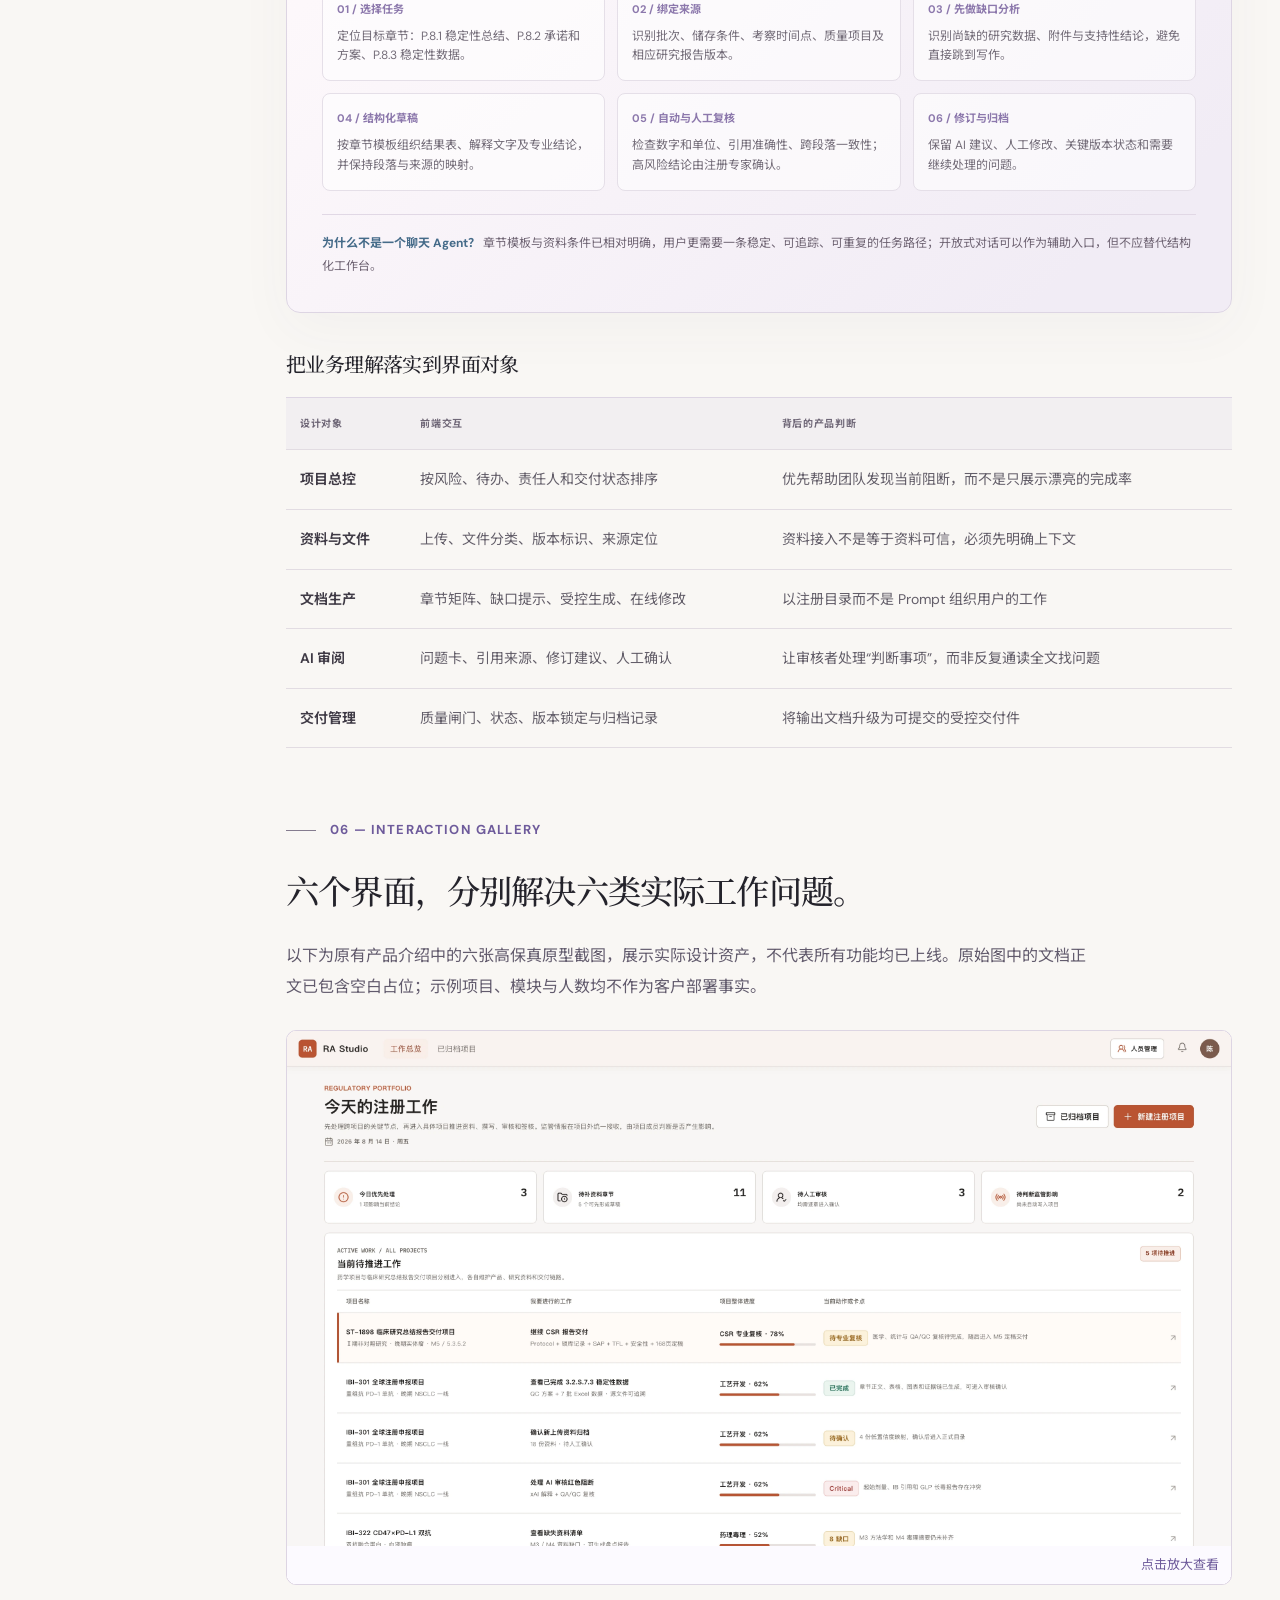
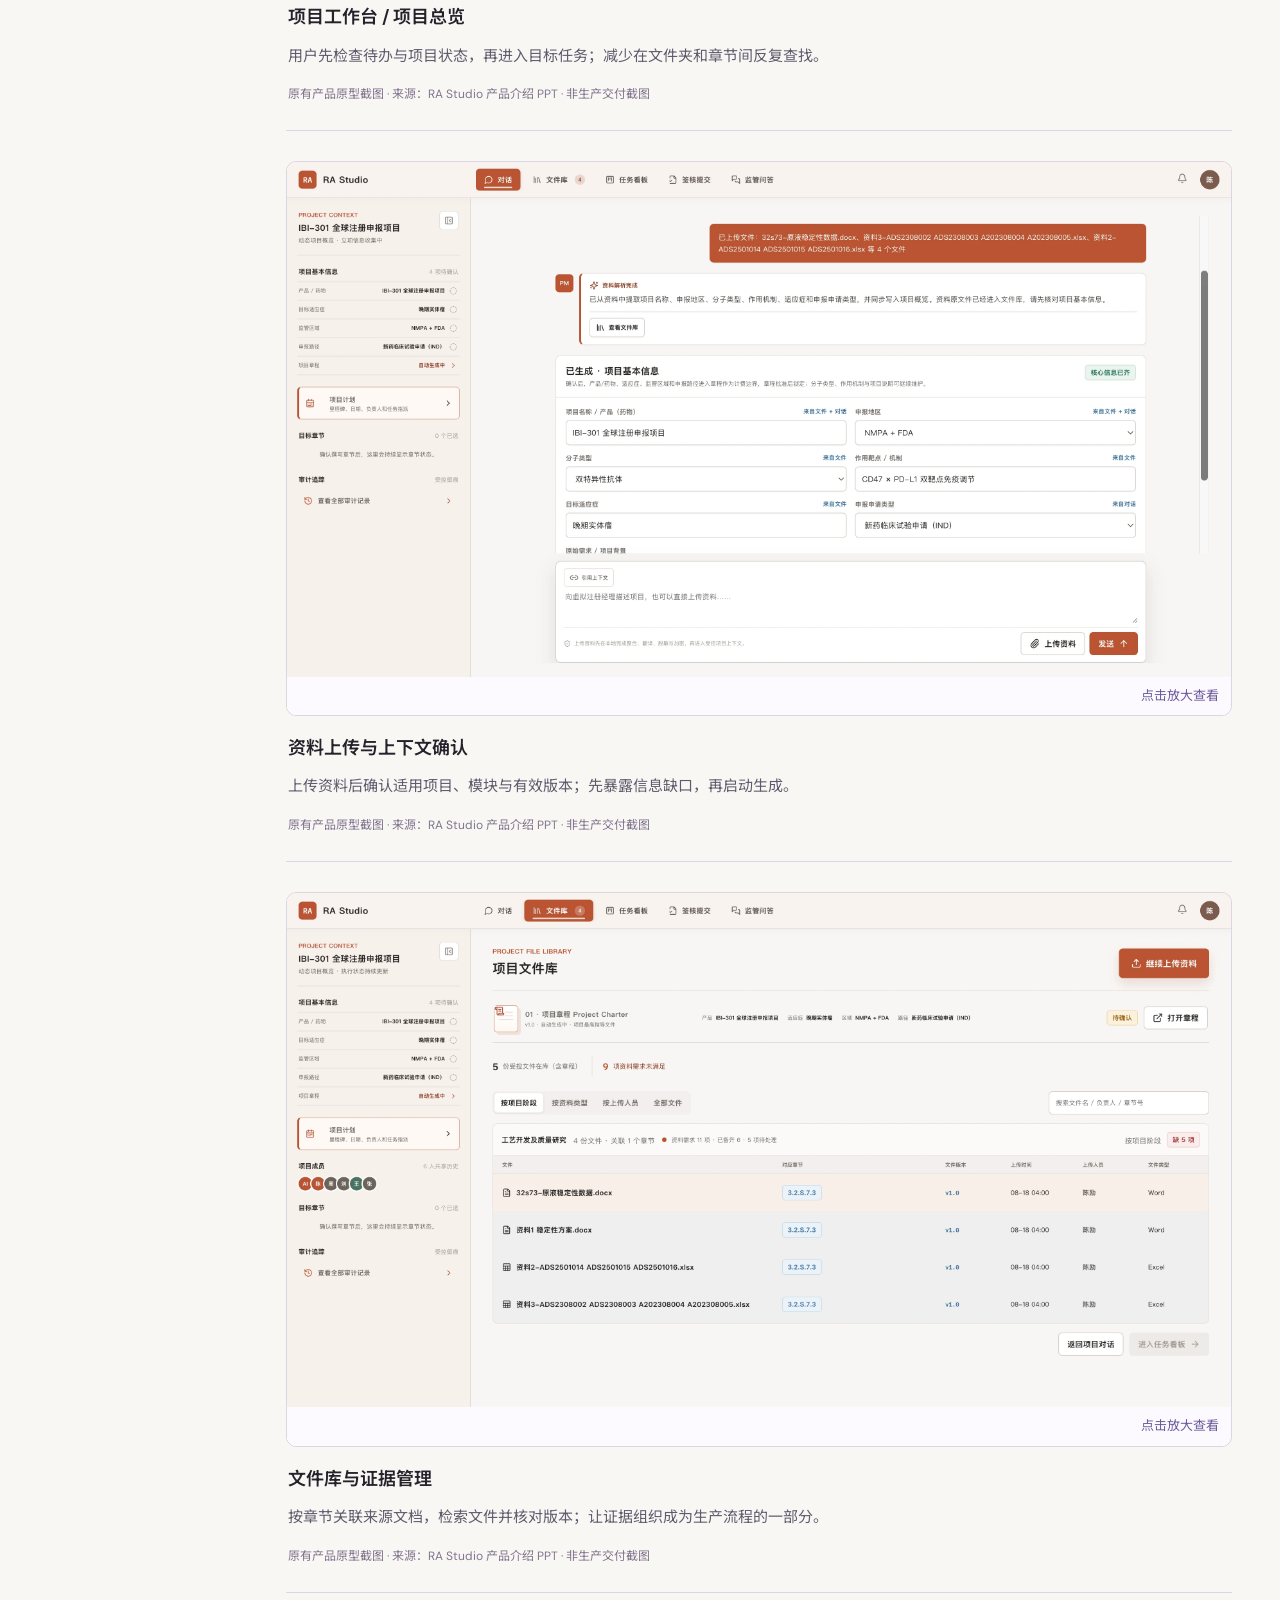
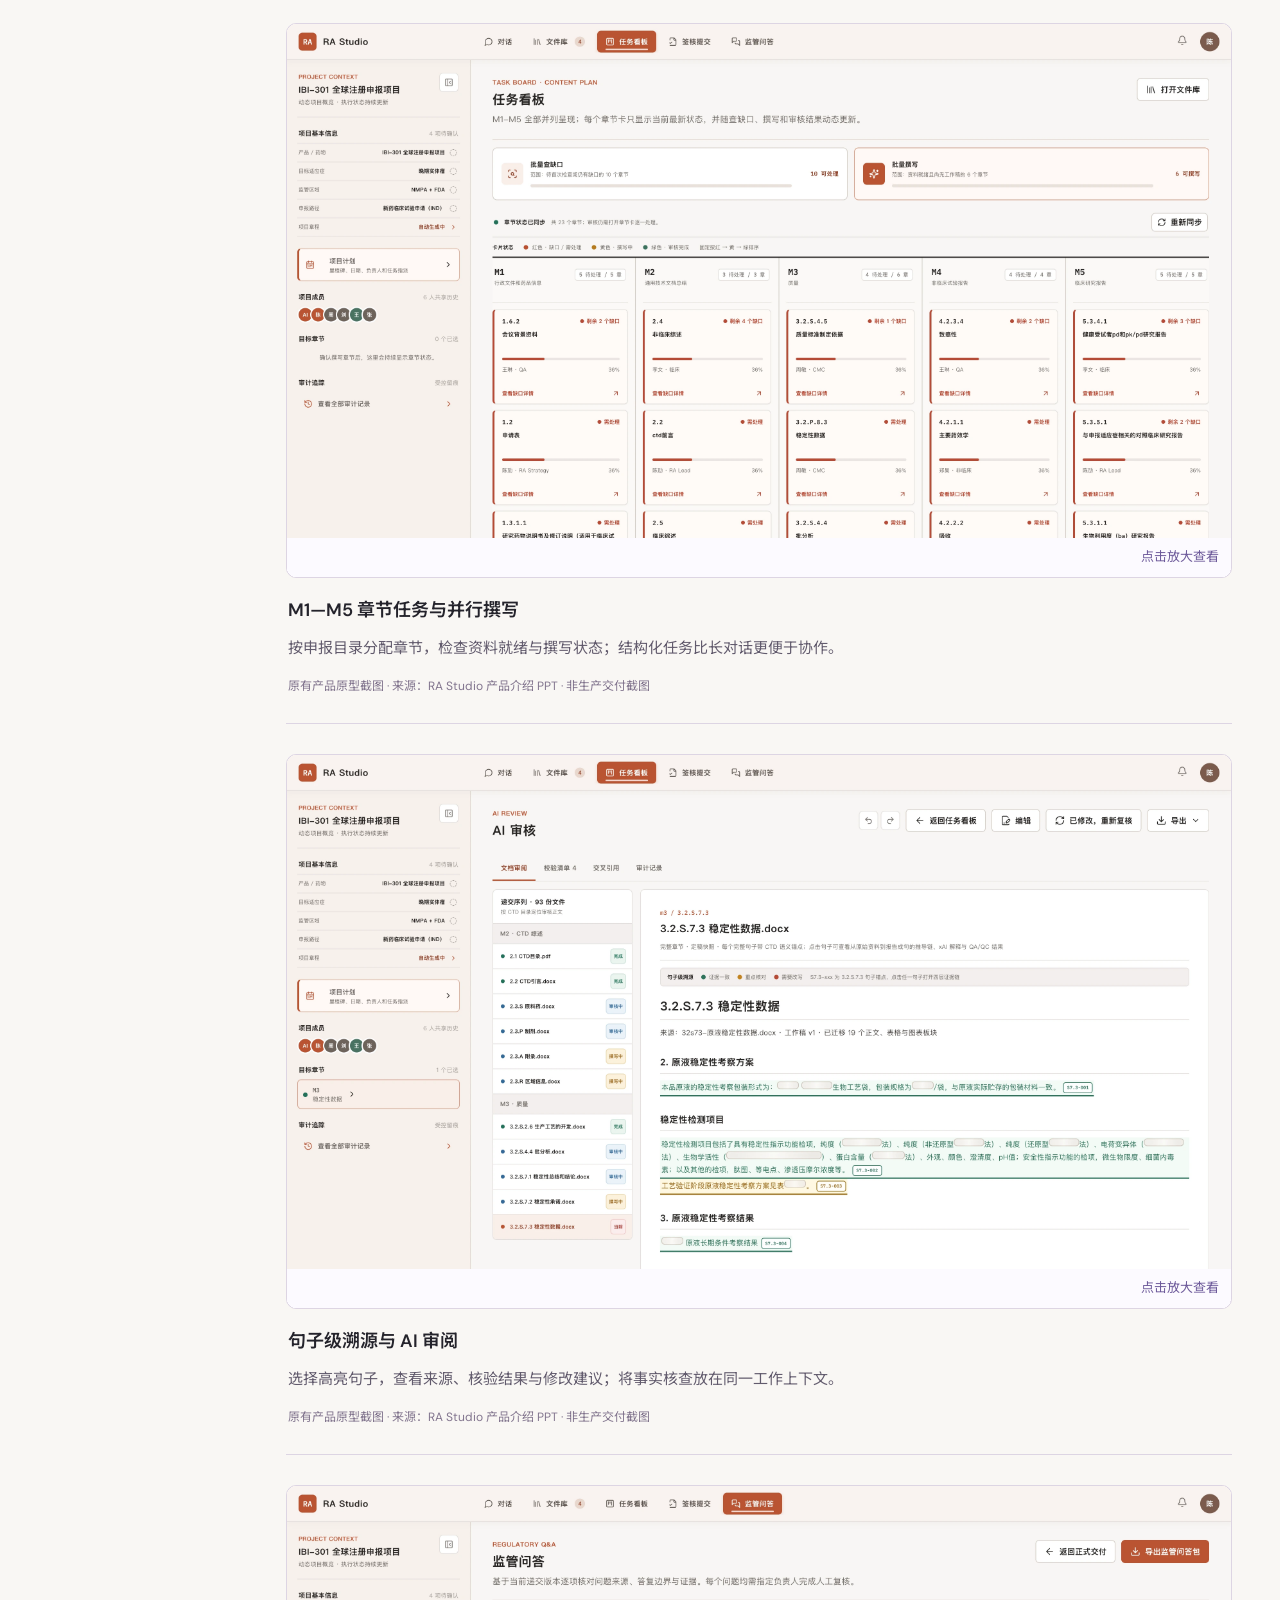
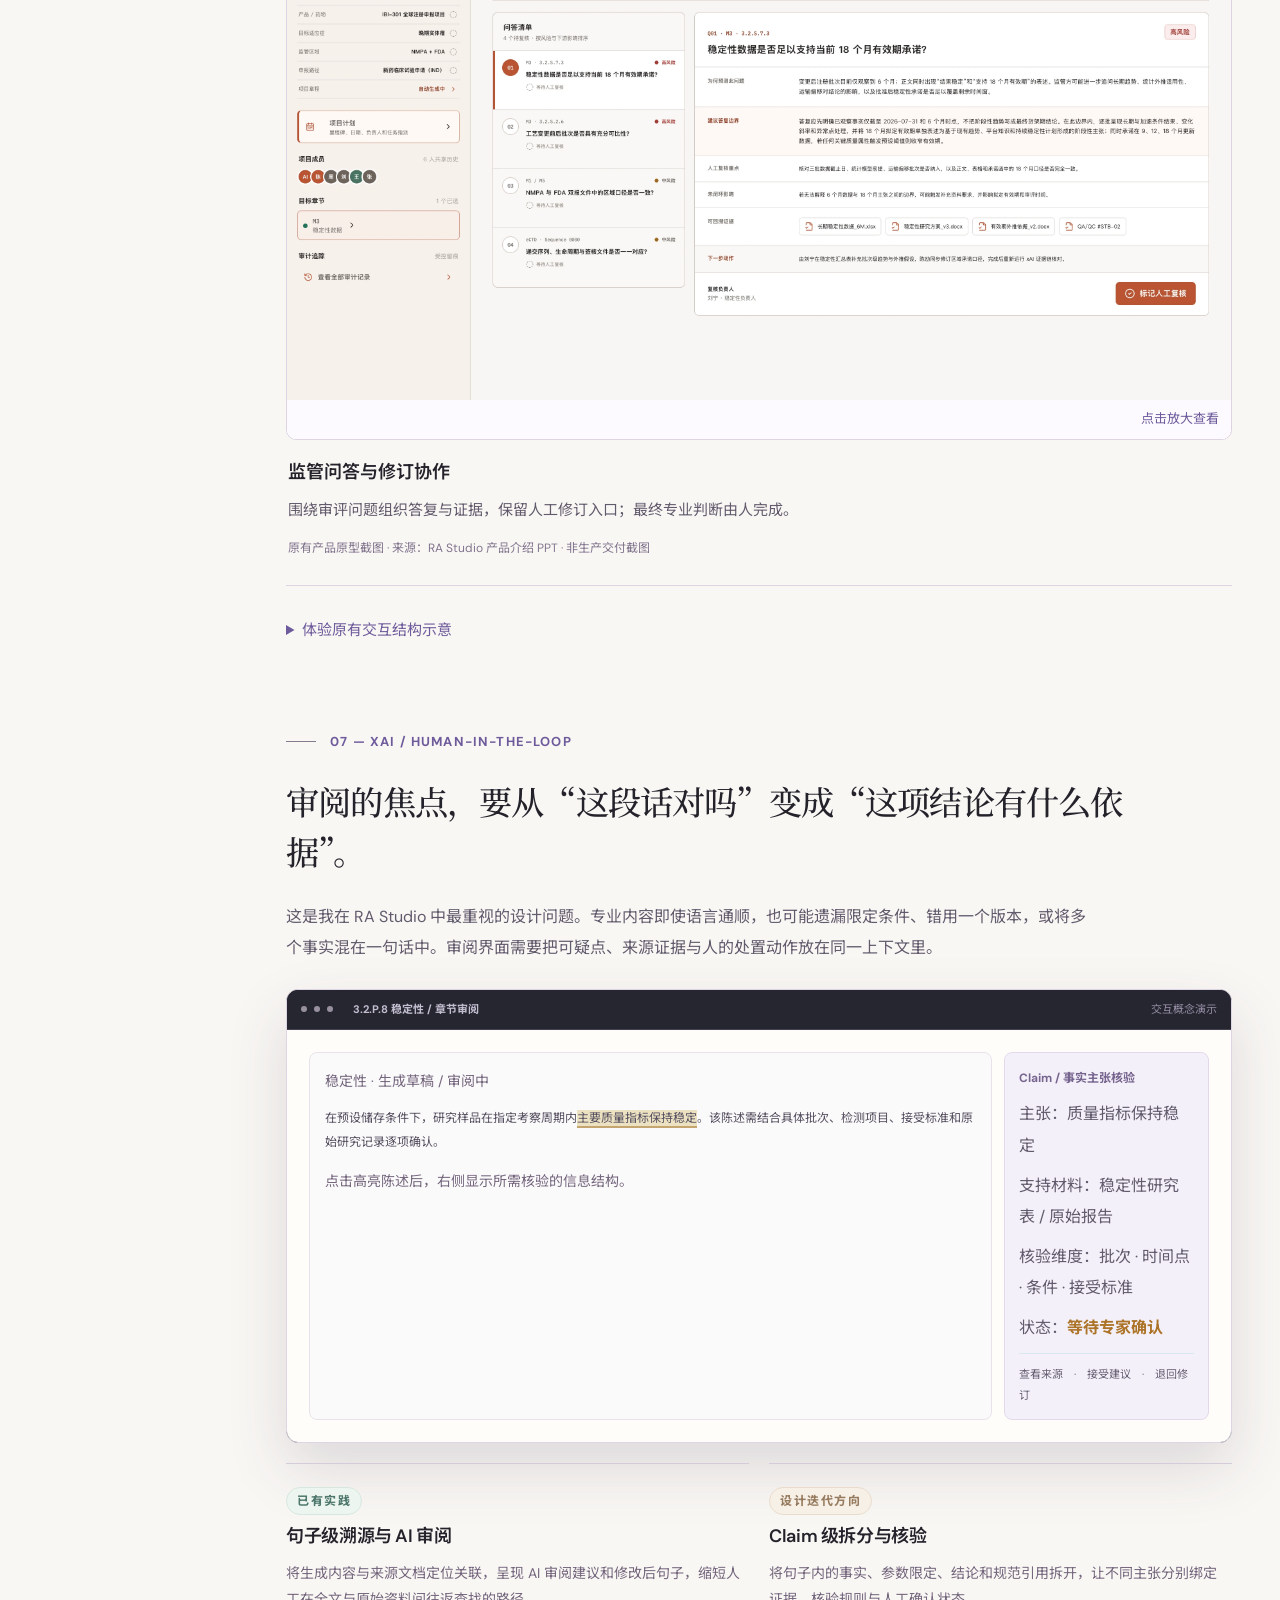
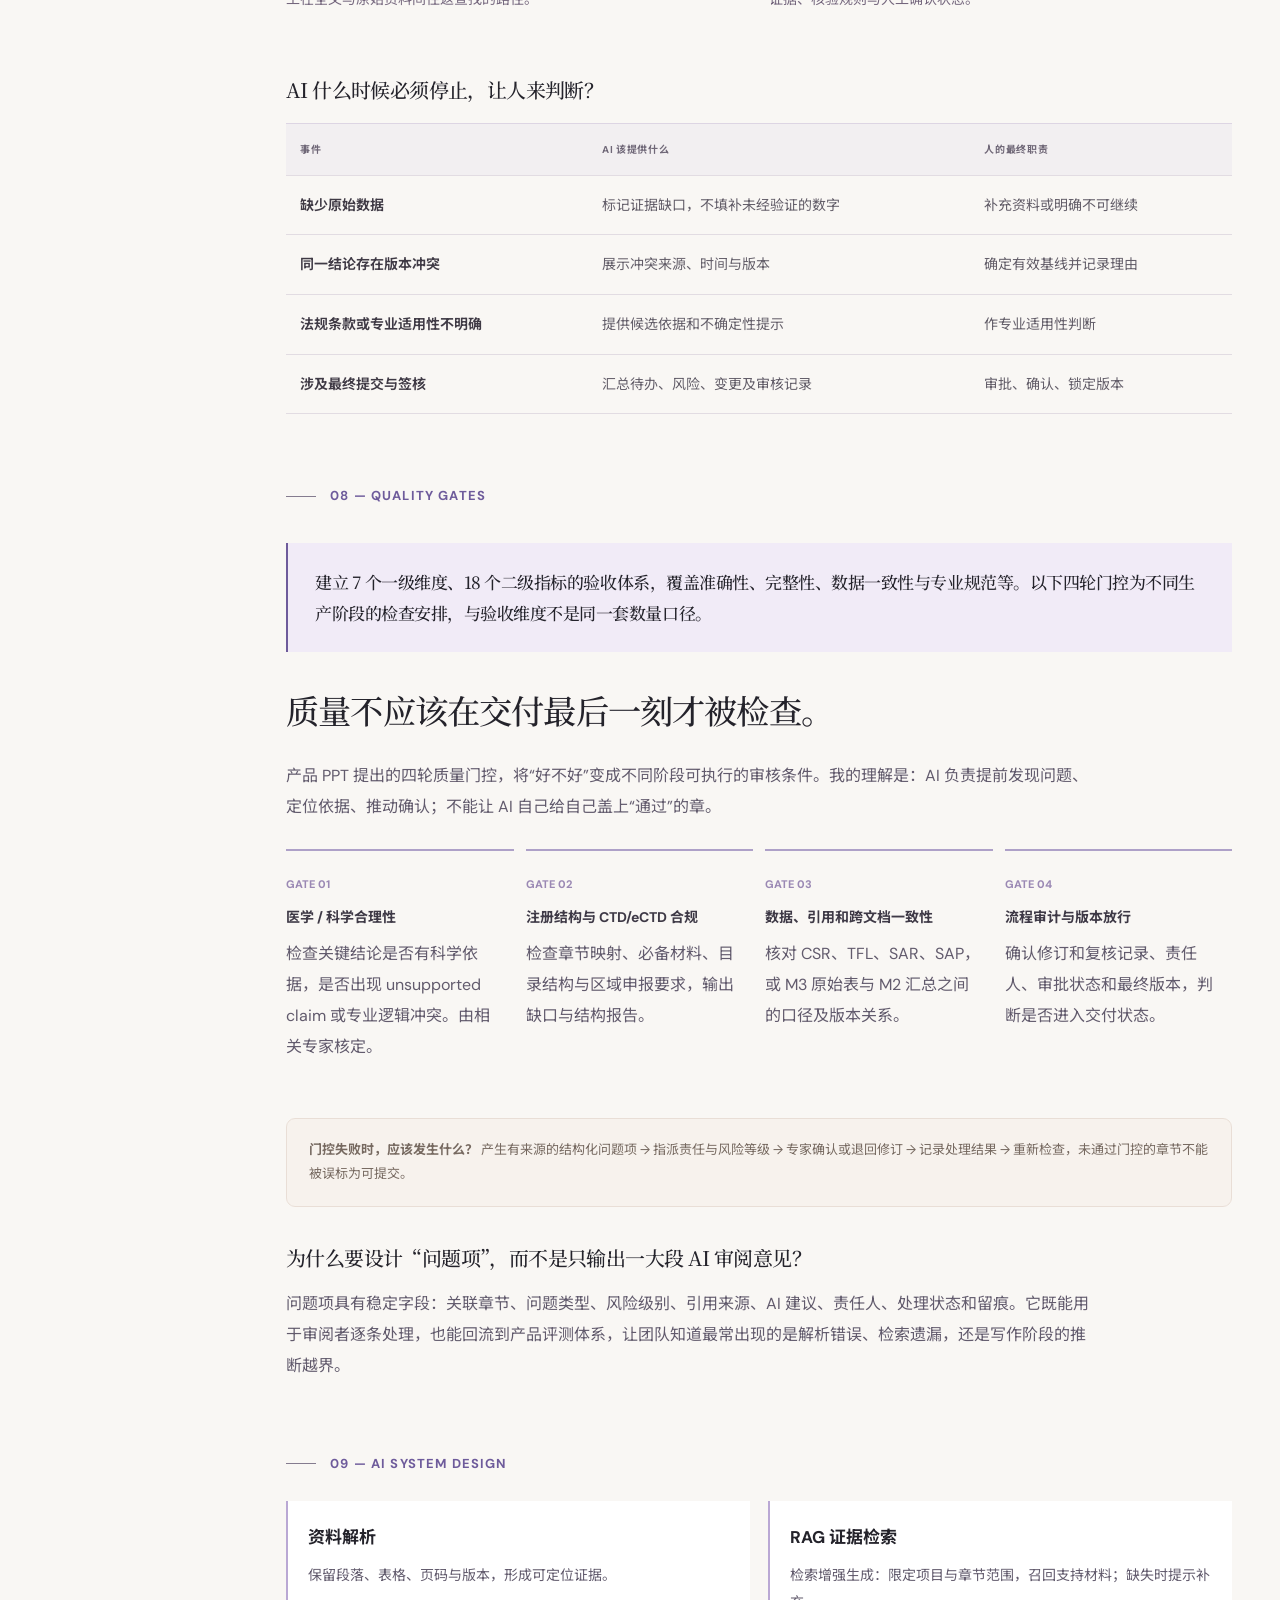
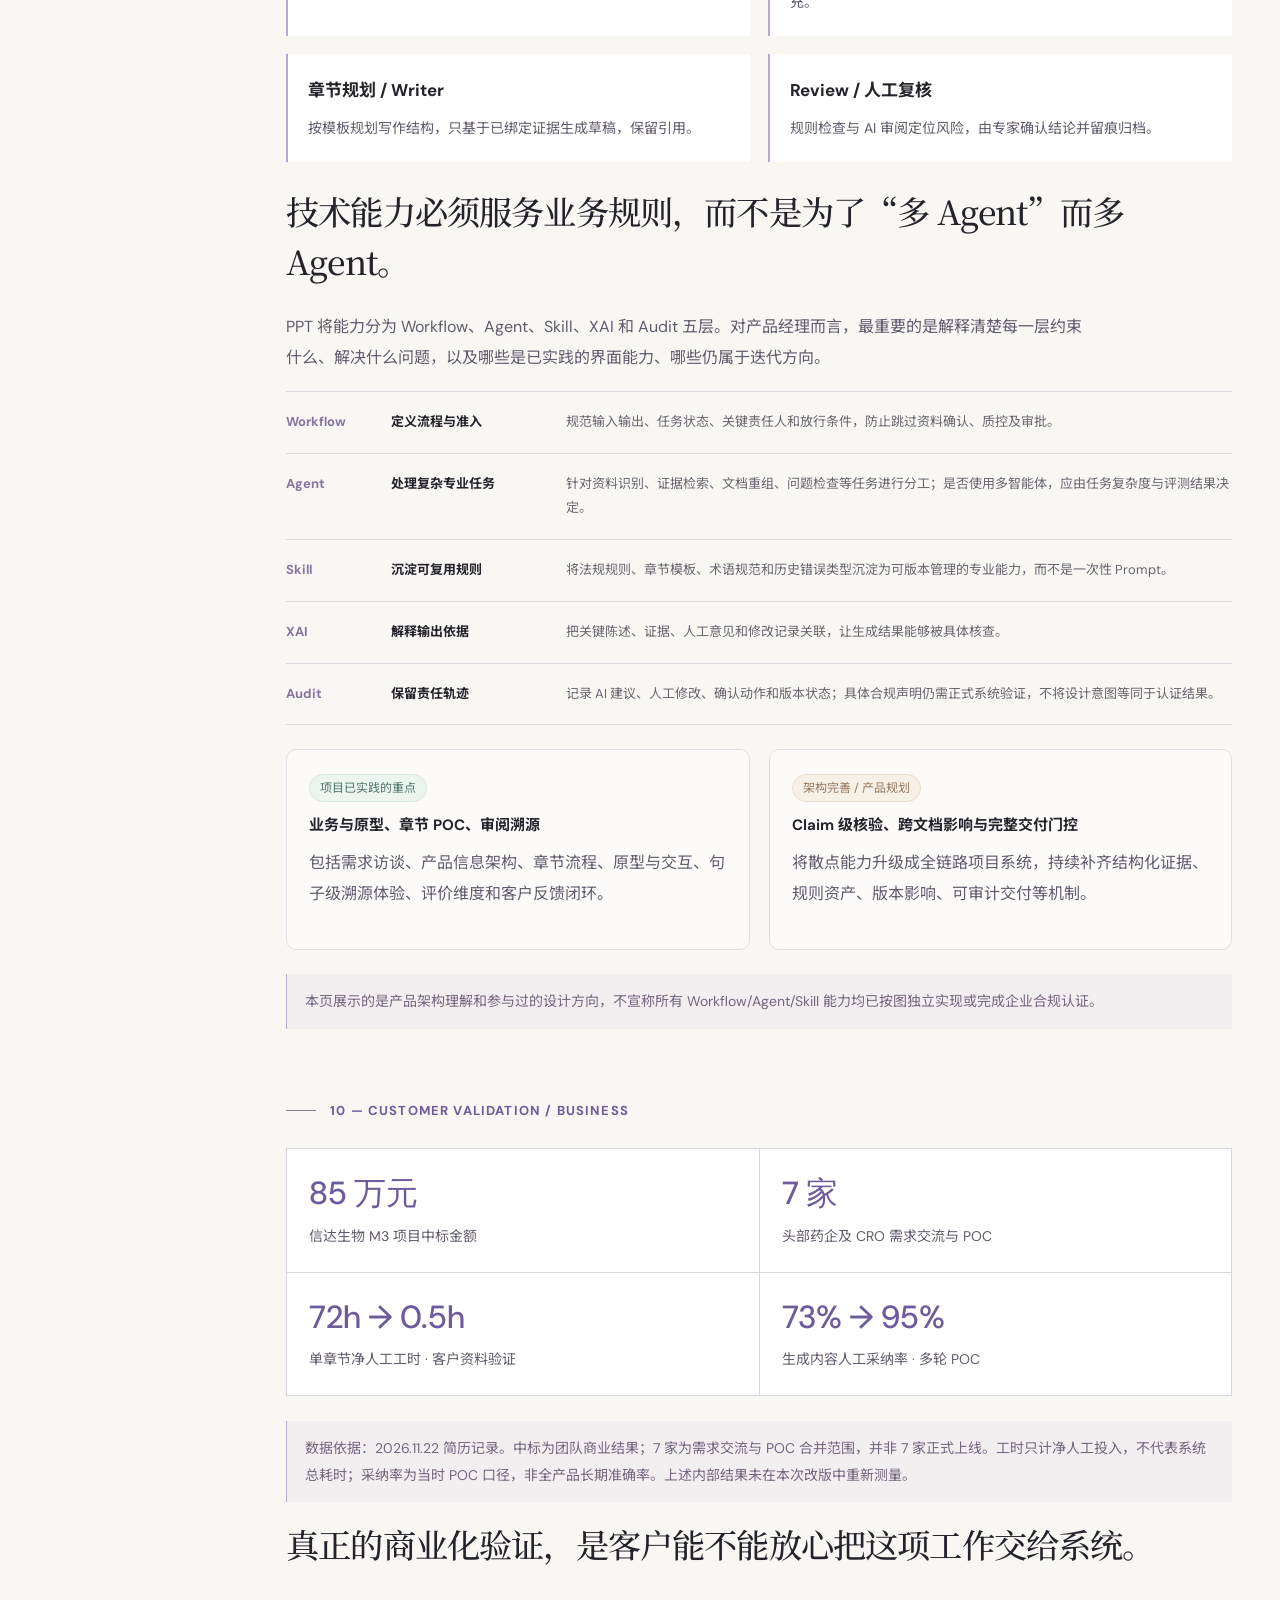
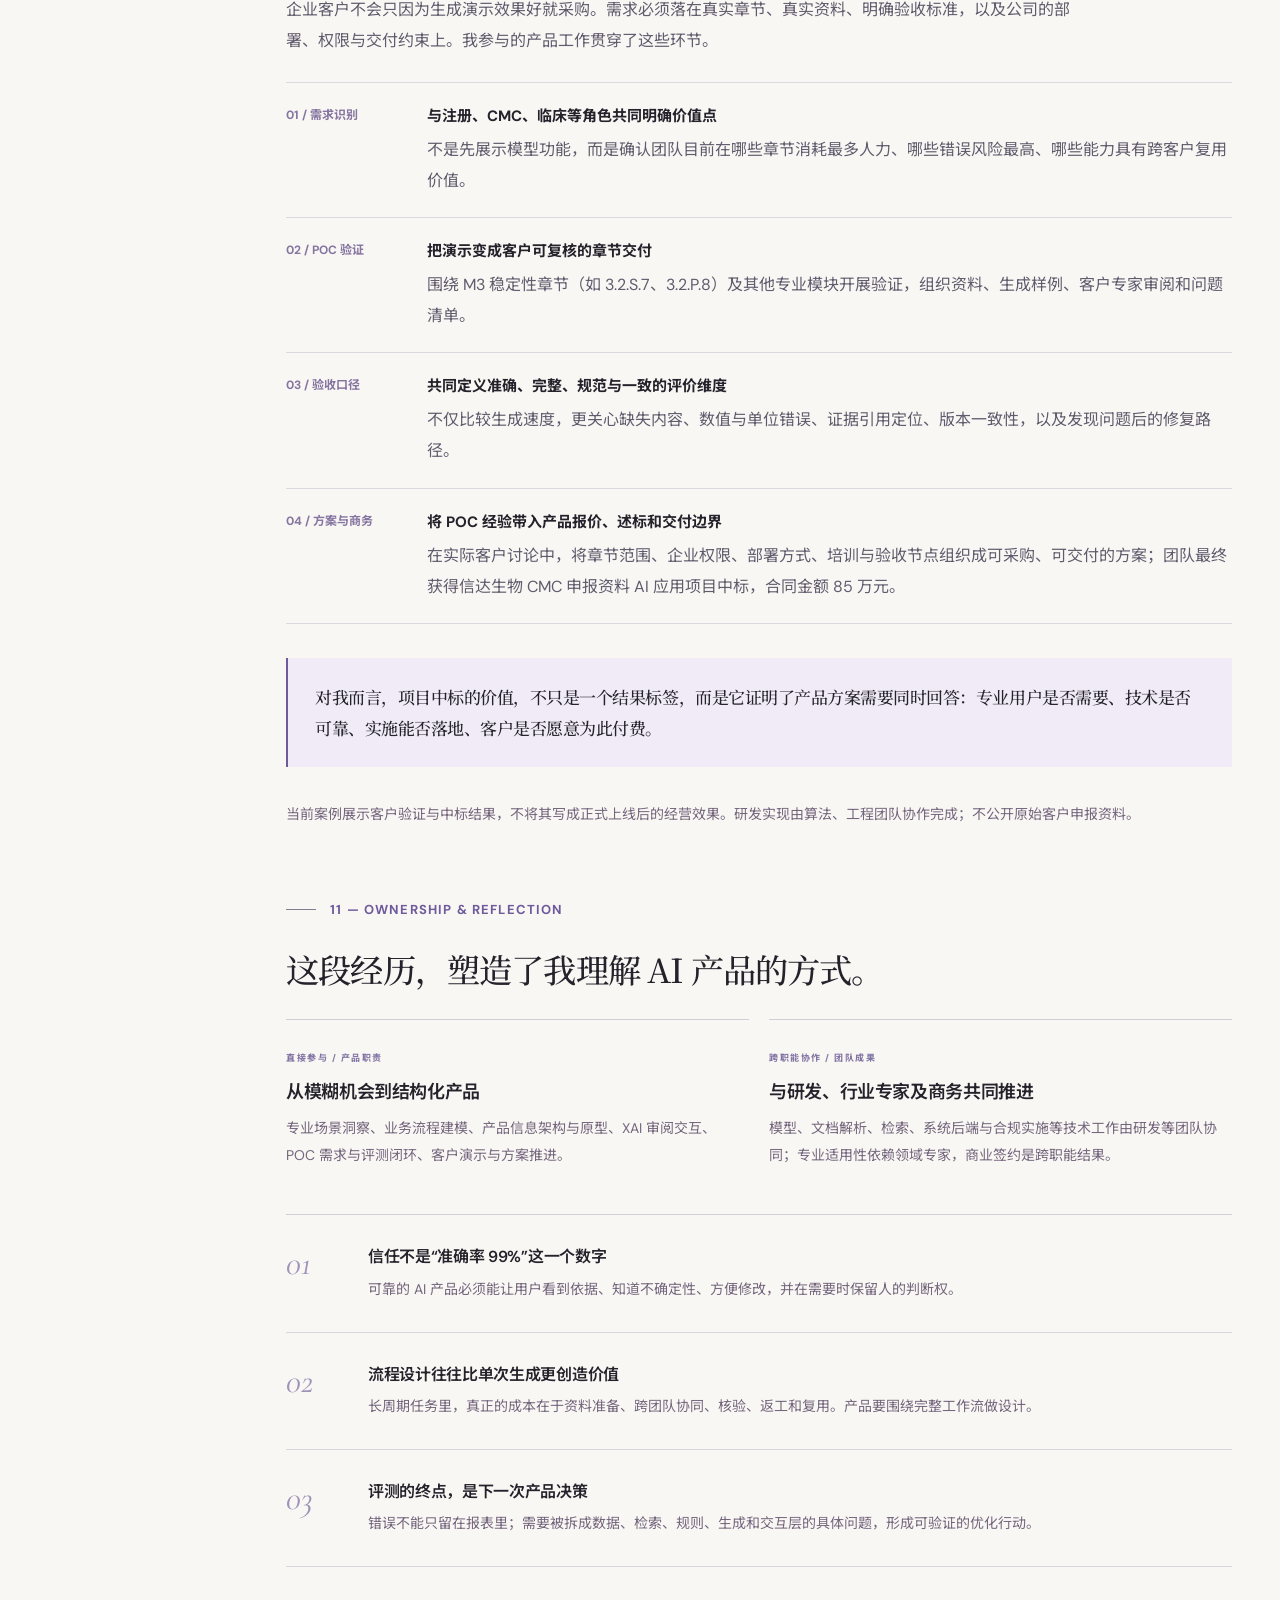
<file: ra-studio.html>
<!doctype html>
<html lang="zh-CN">
<head>
<meta charset="UTF-8">
<meta name="viewport" content="width=device-width, initial-scale=1, viewport-fit=cover">
<meta name="description" content="RA Studio 项目案例：从药品注册申报业务洞察，到 M1–M5 文档工作流、AI 证据溯源、四轮质量门控与客户商业化验证。">
<meta name="theme-color" content="#f9f7f4">
<meta name="portfolio-case-version" content="v2.0-20261123">
<title>RA Studio · Selected Work | 舒薇澄</title>
<link rel="preconnect" href="https://fonts.googleapis.com">
<link rel="preconnect" href="https://fonts.gstatic.com" crossorigin>
<link href="https://fonts.googleapis.com/css2?family=Cormorant+Garamond:ital,wght@0,400;0,500;1,400;1,500&family=DM+Sans:wght@400;500;600;700&family=Noto+Sans+SC:wght@400;500;600&family=Noto+Serif+SC:wght@400;500;600&display=swap" rel="stylesheet">
<link rel="stylesheet" href="assets/case-original.css">
<link rel="stylesheet" href="assets/v2.css">

<link rel="icon" href="/favicon.ico?v=devy1" sizes="16x16 32x32 48x48 64x64">
<link rel="icon" type="image/png" sizes="32x32" href="/assets/favicon-32.png?v=devy1">
<link rel="icon" type="image/svg+xml" sizes="any" href="/assets/favicon.svg?v=devy1">
<link rel="apple-touch-icon" sizes="180x180" href="/assets/apple-touch-icon.png?v=devy1">
</head>
<body class="case-page"><a class="skip-link" href="#overview">跳到案例正文</a>
<header class="top"><div class="wrap nav"><a class="brand" href="/" aria-label="返回舒薇澄个人作品集首页"><span class="brand-cn">舒薇澄</span><span class="brand-divider" aria-hidden="true"></span><span class="brand-en">Shu Weicheng</span></a><nav class="navlinks"><a href="#business-context">业务洞察</a><a href="#product-design">产品设计</a><a href="#trust">可信 AI</a><a class="return" href="/">返回作品集 <span aria-hidden="true">↗</span></a></nav></div></header>
<div class="hero">
<div class="wrap">
<div class="hero-grid">
<div><div class="eyebrow">ENTERPRISE AI / 商业化产品实践</div>
<h1 class="case-title"><span class="case-title-en">RA Studio<em>.</em></span><span class="case-title-zh">从 AI 写作工具，<br>到<i>可信的注册交付。</i></span></h1>
<p class="lede">面向药企注册申报的 AI 工作台。将分散资料、专业结论、质量审阅与 M1–M5 申报交付连接起来，探索高信任场景下 AI 与专家的有效分工。</p>
<div class="pills"><span class="pill">AI 产品 0→1</span><span class="pill">药品注册 / CTD</span><span class="pill">工作流与交互</span><span class="pill">XAI / 质量评测</span><span class="pill">ToB 客户验证</span></div>
<p class="hero-foot">2026.03—2026.11 · 产品负责人 · 企业实习项目 · 章节 POC 与项目中标阶段</p></div>
<div class="hero-art" aria-label="RA Studio 申报文档矩阵概念示意">
<div class="miniwindow"><div class="windowbar"><span class="dot"></span><span class="dot"></span><span class="dot"></span><span class="windowtitle">RA Studio · Project Workspace</span></div>
<div class="mini-dashboard"><div class="mini-side"><div>RA Studio</div><div>项目总览</div><div>资料空间</div><div>文档矩阵</div><div>AI 审阅</div><div>交付归档</div></div><div class="mini-content"><h4>申报资料矩阵 <span style="font-size:9px;color:#8ba0b0;font-weight:400"> · Project workspace</span></h4>
<div class="matrix-mini"><b>模块</b><b>资料</b><b>撰写</b><b>审核</b><b>归档</b>
<b>M1</b><strong>✓</strong><span>…</span><span>—</span><span>—</span>
<b>M2</b><strong>✓</strong><strong>✓</strong><span>…</span><span>—</span>
<b>M3</b><strong>✓</strong><strong>✓</strong><strong>✓</strong><span>…</span>
<b>M4</b><strong>✓</strong><span>…</span><span>—</span><span>—</span>
<b>M5</b><strong>✓</strong><span>…</span><span>—</span><span>—</span></div>
<div class="mini-bottom"><div>交付状态<div class="minibar"></div></div><div>证据核验<div class="minibar" style="opacity:.65"></div></div></div></div></div></div>
<p class="artcaption">基于产品业务结构重绘的界面示意，非客户原始数据</p></div>
</div>
<div class="case-actions"><a class="primary-link" href="#screens">查看产品原型</a><a class="text-link" href="#commercial">查看客户验证与结果</a></div><div class="hero-brief"><div><b>核心问题</b><span>如何让专业 AI 输出可核验、可审核、可交付？</span></div><div><b>个人职责</b><span>业务研究、产品设计、XAI/评测、POC 与商业化协作</span></div><div><b>项目进展</b><span>真实药企需求验证、POC 迭代与商业化项目中标</span></div></div>
</div></div>
<div class="wrap layout">
<aside class="sidebar" aria-label="案例导航">
<a href="#overview">01 / 案例概览</a>
<a href="#business-context">02 / 业务问题</a>
<a href="#ctd">03 / M1–M5 业务地图</a>
<a href="#workflow">04 / 全链路流程</a>
<a href="#product-design">05 / 具体产品设计</a>
<a href="#screens">06 / 六个关键界面</a>
<a href="#trust">07 / 证据与人工审阅</a>
<a href="#quality">08 / 四轮质量门控</a>
<a href="#tech">09 / AI 能力与边界</a>
<a href="#commercial">10 / 客户与商业化</a>
<a href="#ownership">11 / 我的贡献与反思</a>
</aside>
<main>
<section id="overview"><div class="kicker">01 — Case Overview</div>
<h2>需要交付的不是一篇文字，而是一整套经得起审查的证据体系。</h2>
<p class="sub">药品注册申报中的 CTD（通用技术文件）按照 M1–M5 组织行政、综述、质量、非临床和临床资料。注册团队不仅要撰写不同章节，还要确保事实一致、证据充分、版本可控，最后形成可以正式复核与提交的申报包。</p>
<div class="quote">我的产品切入点：不只是把写作时间缩短，而是把「资料 → 证据 → 结论 → 审核 → 提交」设计成一条可被追踪、可被人工控制的工作链。</div>
<div class="cols2">
<div class="thinpanel"><small>PRODUCT</small><h4>RA Studio 是什么</h4><p>以注册项目为中心的企业级 AI 工作台，组织资料接入、章节生产、句子级溯源、审阅核查与提交前检查。</p></div>
<div class="thinpanel"><small>MY ROLE</small><h4>我具体参与什么</h4><p>作为产品侧负责人，与创始人及行业专家共同定义需求，主导产品信息架构与原型设计，设计 XAI 审阅与评测机制，推动客户 POC 反馈闭环和商业化方案。</p></div></div>
</section>

<section id="business-context"><div class="kicker">02 — Business Discovery</div>
<h2>为什么注册申报不能只靠一个“会写文章”的模型？</h2>
<p class="sub">通过客户访谈与行业专家共创，我发现：注册团队最困难的部分，往往发生在文档生产之前和之后。模型能生成语言，但无法天然理解企业中哪一份资料是有效版本、哪个结论已被专家确认、哪些章节受到了变更影响。</p>
<div class="painlist">
<div class="numline"><div class="num">01</div><div><h4>资料跨部门、跨系统，版本交错</h4><p>Protocol（方案）、SAP（统计分析计划）、SAR（统计分析报告）、TFL（表格/图形/列表）、CMC（化学、生产与控制）和 SOP（标准操作规程）来自不同团队。人工需要反复确认版本、来源与适用范围。</p></div></div>
<div class="numline"><div class="num">02</div><div><h4>上下游文档强关联，修改会连锁传递</h4><p>例如 M5 临床研究报告（CSR）的安全性结论发生变化，可能需要同步检查 M2 临床综述、安全性总结和获益—风险判断；M3 工艺或稳定性数据变化，也会影响 M2 的质量综述。</p></div></div>
<div class="numline"><div class="num">03</div><div><h4>提交前的 QA/QC 集中且成本高</h4><p>QA/QC 分别涉及质量保证与质量控制。数值、单位、引用、表格、跨文档结论、签核状态，都可能导致返工；越接近申报节点，问题发现得越晚，返工成本越高。</p></div></div>
<div class="numline"><div class="num">04</div><div><h4>最终必须能够解释和追责</h4><p>“这段话写得对”远远不够。需要回答：引用了哪一版本的哪一张表、依据是否足够、谁做过专业确认、修改前后是否留下记录。</p></div></div></div>
<div class="cols2" style="margin-top:20px">
<div class="thinpanel"><small>普通生成式 AI</small><h4>优化一次输出</h4><p>给定资料生成文档，后续核查、版本管理和风险判断仍高度依赖人工。</p></div>
<div class="thinpanel"><small>RA Studio 的产品方向</small><h4>优化整条交付链</h4><p>先组织任务和证据，再辅助生成，并在关键审核节点显式引入专业人员的判断。</p></div></div>
</section>

<section id="ctd"><div class="kicker">03 — Domain Model</div>
<h2>从 M1–M5 出发，才能真正理解产品应该怎么组织。</h2>
<p class="sub">用户不是泛泛地“想写一个文档”，而是要按申报模块解决不同任务。下面按模块拆解业务目标、典型卡点，以及应当如何设计 AI 的参与方式。</p>
<div class="module-nav" role="tablist" aria-label="CTD 模块">
<button class="module-tab" role="tab" aria-selected="false" data-module="M1"><strong>M1</strong><span>行政与区域资料</span></button>
<button class="module-tab" role="tab" aria-selected="true" data-module="M2"><strong>M2</strong><span>综述与摘要</span></button>
<button class="module-tab" role="tab" aria-selected="false" data-module="M3"><strong>M3</strong><span>质量 / CMC</span></button>
<button class="module-tab" role="tab" aria-selected="false" data-module="M4"><strong>M4</strong><span>非临床研究</span></button>
<button class="module-tab" role="tab" aria-selected="false" data-module="M5"><strong>M5</strong><span>临床研究</span></button></div>
<div class="module-body" id="module-panel" role="tabpanel" aria-live="polite"></div>
<div class="footnote">模块内容基于产品 PPT 第 5–6 页的业务拆解整理，是产品能力地图；并不意味着每个模块都已达到相同的上线成熟度。</div>
</section>

<section id="workflow"><div class="kicker">04 — End-to-End Workflow</div>
<h2>AI 应参与注册交付的每一步，而不只是最后的“生成”按钮。</h2>
<p class="sub">把客户工作链拆开后，产品的信息架构才有了依据：项目、资料、章节、审阅、交付是五个主要业务对象；对应的 AI 能力需要附着在这些真实任务节点上。</p>
<div class="flowline">
<div class="flowstep"><small>01 — 02</small><b>启动与资料接入</b><p>拆解任务、识别文件类型和版本、建立资料池、生成缺口列表。</p></div>
<div class="flowstep"><small>03 — 04</small><b>注册策略与文档矩阵</b><p>法规检索、章节规划、M1–M5 映射、任务状态跟踪。</p></div>
<div class="flowstep"><small>05 — 06</small><b>撰写与多轮质控</b><p>基于模板及证据链生成受控草稿；检查数字、引用、版本和一致性。</p></div>
<div class="flowstep"><small>07 — 08</small><b>提交与监管问答</b><p>最终版本锁定、归档、提交检查；应答时反向关联证据并分析影响。</p></div></div>
<h3>真正重要的是三条链同时贯通</h3>
<div class="threeflows">
<div class="flowlabel">业务流</div><div class="flowtrack"><div class="flowchips"><span class="chip">资料池</span><span class="sep">→</span><span class="chip">M1–M5 文档矩阵</span><span class="sep">→</span><span class="chip">章节状态</span><span class="sep">→</span><span class="chip">提交准备度</span></div><small>团队可以判断项目卡在哪里、下一步由谁推进。</small></div>
<div class="flowlabel">证据流</div><div class="flowtrack"><div class="flowchips"><span class="chip teal">关键结论</span><span class="sep">←</span><span class="chip teal">引用来源</span><span class="sep">←</span><span class="chip teal">原始数据 / 统计依据</span><span class="sep">＋</span><span class="chip teal">版本记录</span></div><small>专家可以回到源头，判断结论为什么可信。</small></div>
<div class="flowlabel">责任流</div><div class="flowtrack"><div class="flowchips"><span class="chip">AI 提议</span><span class="sep">→</span><span class="chip">Writer 修改</span><span class="sep">→</span><span class="chip">Reviewer 复核</span><span class="sep">→</span><span class="chip">Approver 确认</span><span class="sep">→</span><span class="chip">Audit 留痕</span></div><small>系统可以知道哪些内容尚未确认、什么动作必须由人完成。</small></div>
</div>
</section>

<section id="product-design"><div class="kicker">05 — Product Decision</div>
<h2>具体到一个稳定性章节，我怎样把复杂需求变成可执行的产品流程？</h2>
<p class="sub">以 3.2.P.8 稳定性资料为例。真实的注册任务不是输入一句“请生成稳定性章节”，而是核对批次、条件、时间点、检测项目与结果，再形成与源数据一致的正式表述。</p>
<div class="case"><div class="casehead"><span class="tag done">基于实际章节 POC 的公开化设计复盘</span><span class="small">M3 / 3.2.P.8</span></div>
<h3>从一组原始资料，到一个可以交由专家复核的章节</h3>
<div class="case-steps">
<div><b>01 / 选择任务</b><small>定位目标章节：P.8.1 稳定性总结、P.8.2 承诺和方案、P.8.3 稳定性数据。</small></div>
<div><b>02 / 绑定来源</b><small>识别批次、储存条件、考察时间点、质量项目及相应研究报告版本。</small></div>
<div><b>03 / 先做缺口分析</b><small>识别尚缺的研究数据、附件与支持性结论，避免直接跳到写作。</small></div>
<div><b>04 / 结构化草稿</b><small>按章节模板组织结果表、解释文字及专业结论，并保持段落与来源的映射。</small></div>
<div><b>05 / 自动与人工复核</b><small>检查数字和单位、引用准确性、跨段落一致性；高风险结论由注册专家确认。</small></div>
<div><b>06 / 修订与归档</b><small>保留 AI 建议、人工修改、关键版本状态和需要继续处理的问题。</small></div></div>
<div class="case-note"><strong style="color:#456b89">为什么不是一个聊天 Agent？</strong> 章节模板与资料条件已相对明确，用户更需要一条稳定、可追踪、可重复的任务路径；开放式对话可以作为辅助入口，但不应替代结构化工作台。</div></div>
<h3>把业务理解落实到界面对象</h3>
<div class="tablewrap"><table><thead><tr><th>设计对象</th><th>前端交互</th><th>背后的产品判断</th></tr></thead><tbody>
<tr><td>项目总控</td><td>按风险、待办、责任人和交付状态排序</td><td>优先帮助团队发现当前阻断，而不是只展示漂亮的完成率</td></tr>
<tr><td>资料与文件</td><td>上传、文件分类、版本标识、来源定位</td><td>资料接入不是等于资料可信，必须先明确上下文</td></tr>
<tr><td>文档生产</td><td>章节矩阵、缺口提示、受控生成、在线修改</td><td>以注册目录而不是 Prompt 组织用户的工作</td></tr>
<tr><td>AI 审阅</td><td>问题卡、引用来源、修订建议、人工确认</td><td>让审核者处理“判断事项”，而非反复通读全文找问题</td></tr>
<tr><td>交付管理</td><td>质量闸门、状态、版本锁定与归档记录</td><td>将输出文档升级为可提交的受控交付件</td></tr>
</tbody></table></div>
</section>

<section id="screens"><div class="kicker">06 — Interaction Gallery</div>
<h2>六个界面，分别解决六类实际工作问题。</h2>
<p class="sub">以下为原有产品介绍中的六张高保真原型截图，展示实际设计资产，不代表所有功能均已上线。原始图中的文档正文已包含空白占位；示例项目、模块与人数均不作为客户部署事实。</p><div class="evidence-gallery"><figure><button class="zoom-shot" data-gallery src-unused="" aria-label="放大查看：项目工作台 / 项目总览"><img src="assets/ra-1.webp" alt="项目工作台 / 项目总览" loading="lazy" width="2940" height="1602"><span>点击放大查看</span></button><figcaption><b>项目工作台 / 项目总览</b><p>用户先检查待办与项目状态，再进入目标任务；减少在文件夹和章节间反复查找。</p><small>原有产品原型截图 · 来源：RA Studio 产品介绍 PPT · 非生产交付截图</small></figcaption></figure><figure><button class="zoom-shot" data-gallery src-unused="" aria-label="放大查看：资料上传与上下文确认"><img src="assets/ra-2.webp" alt="资料上传与上下文确认" loading="lazy" width="2940" height="1602"><span>点击放大查看</span></button><figcaption><b>资料上传与上下文确认</b><p>上传资料后确认适用项目、模块与有效版本；先暴露信息缺口，再启动生成。</p><small>原有产品原型截图 · 来源：RA Studio 产品介绍 PPT · 非生产交付截图</small></figcaption></figure><figure><button class="zoom-shot" data-gallery src-unused="" aria-label="放大查看：文件库与证据管理"><img src="assets/ra-3.webp" alt="文件库与证据管理" loading="lazy" width="2940" height="1602"><span>点击放大查看</span></button><figcaption><b>文件库与证据管理</b><p>按章节关联来源文档，检索文件并核对版本；让证据组织成为生产流程的一部分。</p><small>原有产品原型截图 · 来源：RA Studio 产品介绍 PPT · 非生产交付截图</small></figcaption></figure><figure><button class="zoom-shot" data-gallery src-unused="" aria-label="放大查看：M1—M5 章节任务与并行撰写"><img src="assets/ra-4.webp" alt="M1—M5 章节任务与并行撰写" loading="lazy" width="2940" height="1602"><span>点击放大查看</span></button><figcaption><b>M1—M5 章节任务与并行撰写</b><p>按申报目录分配章节，检查资料就绪与撰写状态；结构化任务比长对话更便于协作。</p><small>原有产品原型截图 · 来源：RA Studio 产品介绍 PPT · 非生产交付截图</small></figcaption></figure><figure><button class="zoom-shot" data-gallery src-unused="" aria-label="放大查看：句子级溯源与 AI 审阅"><img src="assets/ra-5.webp" alt="句子级溯源与 AI 审阅" loading="lazy" width="2940" height="1602"><span>点击放大查看</span></button><figcaption><b>句子级溯源与 AI 审阅</b><p>选择高亮句子，查看来源、核验结果与修改建议；将事实核查放在同一工作上下文。</p><small>原有产品原型截图 · 来源：RA Studio 产品介绍 PPT · 非生产交付截图</small></figcaption></figure><figure><button class="zoom-shot" data-gallery src-unused="" aria-label="放大查看：监管问答与修订协作"><img src="assets/ra-6.webp" alt="监管问答与修订协作" loading="lazy" width="2940" height="1602"><span>点击放大查看</span></button><figcaption><b>监管问答与修订协作</b><p>围绕审评问题组织答复与证据，保留人工修订入口；最终专业判断由人完成。</p><small>原有产品原型截图 · 来源：RA Studio 产品介绍 PPT · 非生产交付截图</small></figcaption></figure></div><details class="secondary-demo"><summary>体验原有交互结构示意</summary>
<div class="screen-section">
<div class="viewtabs" role="tablist" aria-label="产品界面切换">
<button class="viewtab" role="tab" data-view="overview" aria-selected="true"><b>01</b>项目总控</button>
<button class="viewtab" role="tab" data-view="ingest" aria-selected="false"><b>02</b>资料接入</button>
<button class="viewtab" role="tab" data-view="files" aria-selected="false"><b>03</b>文件管理</button>
<button class="viewtab" role="tab" data-view="writing" aria-selected="false"><b>04</b>并行撰写</button>
<button class="viewtab" role="tab" data-view="review" aria-selected="false"><b>05</b>AI 审核</button>
<button class="viewtab" role="tab" data-view="query" aria-selected="false"><b>06</b>监管问答</button></div>
<div class="demo"><div class="demo-top"><span class="dot"></span><span class="dot"></span><span class="dot"></span><b style="margin-left:13px">RA Studio</b><span class="rt">产品交互结构 · 脱敏重绘</span></div>
<div class="demo-body"><div class="demo-side"><b>RA Studio</b><div>工作总览</div><div>资料空间</div><div>文档矩阵</div><div>文档生产</div><div>AI 质量审阅</div><div>监管问答</div></div><div class="demo-main" id="screen-content" aria-live="polite"></div></div>
<div class="screenfoot"><div><strong id="screen-goal"></strong><span id="screen-explain"></span></div><div><strong>关键交互决策</strong><span id="screen-choice"></span></div></div>
</div></div>
<p class="footnote">交互结构为脱敏重绘示意，不等同于截图中的真实功能运行。</p></details>
</section>

<section id="trust"><div class="kicker">07 — XAI / Human-in-the-loop</div>
<h2>审阅的焦点，要从“这段话对吗”变成“这项结论有什么依据”。</h2>
<p class="sub">这是我在 RA Studio 中最重视的设计问题。专业内容即使语言通顺，也可能遗漏限定条件、错用一个版本，或将多个事实混在一句话中。审阅界面需要把可疑点、来源证据与人的处置动作放在同一上下文里。</p>
<div class="demo" style="margin-top:25px"><div class="demo-top"><span class="dot"></span><span class="dot"></span><span class="dot"></span><b style="margin-left:13px">3.2.P.8 稳定性 / 章节审阅</b><span class="rt">交互概念演示</span></div>
<div class="demo-main fake-review" style="padding:22px">
<div class="fake-doc"><div class="small" style="margin-bottom:12px">稳定性 · 生成草稿 / 审阅中</div>在预设储存条件下，研究样品在指定考察周期内<span class="fake-highlight">主要质量指标保持稳定</span>。该陈述需结合具体批次、检测项目、接受标准和原始研究记录逐项确认。<div class="small" style="margin-top:14px">点击高亮陈述后，右侧显示所需核验的信息结构。</div></div>
<div class="fake-detail"><b>Claim / 事实主张核验</b><p>主张：质量指标保持稳定</p><p>支持材料：稳定性研究表 / 原始报告</p><p>核验维度：批次 · 时间点 · 条件 · 接受标准</p><p>状态：<strong style="color:#ac7428">等待专家确认</strong></p><div style="border-top:1px solid #d9e7ef;padding-top:10px">查看来源　·　接受建议　·　退回修订</div></div>
</div></div>
<div class="cols2" style="margin-top:20px">
<div class="thinpanel"><small><span class="tag done">已有实践</span></small><h4>句子级溯源与 AI 审阅</h4><p>将生成内容与来源文档定位关联，呈现 AI 审阅建议和修改后句子，缩短人工在全文与原始资料间往返查找的路径。</p></div>
<div class="thinpanel"><small><span class="tag future">设计迭代方向</span></small><h4>Claim 级拆分与核验</h4><p>将句子内的事实、参数限定、结论和规范引用拆开，让不同主张分别绑定证据、核验规则与人工确认状态。</p></div></div>
<h3>AI 什么时候必须停止，让人来判断？</h3>
<div class="tablewrap"><table><thead><tr><th>事件</th><th>AI 该提供什么</th><th>人的最终职责</th></tr></thead><tbody>
<tr><td>缺少原始数据</td><td>标记证据缺口，不填补未经验证的数字</td><td>补充资料或明确不可继续</td></tr>
<tr><td>同一结论存在版本冲突</td><td>展示冲突来源、时间与版本</td><td>确定有效基线并记录理由</td></tr>
<tr><td>法规条款或专业适用性不明确</td><td>提供候选依据和不确定性提示</td><td>作专业适用性判断</td></tr>
<tr><td>涉及最终提交与签核</td><td>汇总待办、风险、变更及审核记录</td><td>审批、确认、锁定版本</td></tr>
</tbody></table></div>
</section>

<section id="quality"><div class="kicker">08 — Quality Gates</div><div class="quote">建立 7 个一级维度、18 个二级指标的验收体系，覆盖准确性、完整性、数据一致性与专业规范等。以下四轮门控为不同生产阶段的检查安排，与验收维度不是同一套数量口径。</div>
<h2>质量不应该在交付最后一刻才被检查。</h2>
<p class="sub">产品 PPT 提出的四轮质量门控，将“好不好”变成不同阶段可执行的审核条件。我的理解是：AI 负责提前发现问题、定位依据、推动确认；不能让 AI 自己给自己盖上“通过”的章。</p>
<div class="gates">
<div class="gate"><small>GATE 01</small><h4>医学 / 科学合理性</h4><p>检查关键结论是否有科学依据，是否出现 unsupported claim 或专业逻辑冲突。由相关专家核定。</p></div>
<div class="gate"><small>GATE 02</small><h4>注册结构与 CTD/eCTD 合规</h4><p>检查章节映射、必备材料、目录结构与区域申报要求，输出缺口与结构报告。</p></div>
<div class="gate"><small>GATE 03</small><h4>数据、引用和跨文档一致性</h4><p>核对 CSR、TFL、SAR、SAP，或 M3 原始表与 M2 汇总之间的口径及版本关系。</p></div>
<div class="gate"><small>GATE 04</small><h4>流程审计与版本放行</h4><p>确认修订和复核记录、责任人、审批状态和最终版本，判断是否进入交付状态。</p></div></div>
<div class="gatefail"><strong>门控失败时，应该发生什么？</strong> 产生有来源的结构化问题项 → 指派责任与风险等级 → 专家确认或退回修订 → 记录处理结果 → 重新检查，未通过门控的章节不能被误标为可提交。</div>
<h3>为什么要设计“问题项”，而不是只输出一大段 AI 审阅意见？</h3>
<p class="sub">问题项具有稳定字段：关联章节、问题类型、风险级别、引用来源、AI 建议、责任人、处理状态和留痕。它既能用于审阅者逐条处理，也能回流到产品评测体系，让团队知道最常出现的是解析错误、检索遗漏，还是写作阶段的推断越界。</p>
</section>

<section id="tech"><div class="kicker">09 — AI System Design</div><div class="workflow-v2"><article><b>资料解析</b><p>保留段落、表格、页码与版本，形成可定位证据。</p></article><article><b>RAG 证据检索</b><p>检索增强生成：限定项目与章节范围，召回支持材料；缺失时提示补充。</p></article><article><b>章节规划 / Writer</b><p>按模板规划写作结构，只基于已绑定证据生成草稿，保留引用。</p></article><article><b>Review / 人工复核</b><p>规则检查与 AI 审阅定位风险，由专家确认结论并留痕归档。</p></article></div>
<h2>技术能力必须服务业务规则，而不是为了“多 Agent”而多 Agent。</h2>
<p class="sub">PPT 将能力分为 Workflow、Agent、Skill、XAI 和 Audit 五层。对产品经理而言，最重要的是解释清楚每一层约束什么、解决什么问题，以及哪些是已实践的界面能力、哪些仍属于迭代方向。</p>
<div class="techlist">
<div class="techrow"><b>Workflow</b><strong>定义流程与准入</strong><span>规范输入输出、任务状态、关键责任人和放行条件，防止跳过资料确认、质控及审批。</span></div>
<div class="techrow"><b>Agent</b><strong>处理复杂专业任务</strong><span>针对资料识别、证据检索、文档重组、问题检查等任务进行分工；是否使用多智能体，应由任务复杂度与评测结果决定。</span></div>
<div class="techrow"><b>Skill</b><strong>沉淀可复用规则</strong><span>将法规规则、章节模板、术语规范和历史错误类型沉淀为可版本管理的专业能力，而不是一次性 Prompt。</span></div>
<div class="techrow"><b>XAI</b><strong>解释输出依据</strong><span>把关键陈述、证据、人工意见和修改记录关联，让生成结果能够被具体核查。</span></div>
<div class="techrow"><b>Audit</b><strong>保留责任轨迹</strong><span>记录 AI 建议、人工修改、确认动作和版本状态；具体合规声明仍需正式系统验证，不将设计意图等同于认证结果。</span></div>
</div>
<div class="roadmap">
<div><span class="tag done">项目已实践的重点</span><h4>业务与原型、章节 POC、审阅溯源</h4><p>包括需求访谈、产品信息架构、章节流程、原型与交互、句子级溯源体验、评价维度和客户反馈闭环。</p></div>
<div><span class="tag future">架构完善 / 产品规划</span><h4>Claim 级核验、跨文档影响与完整交付门控</h4><p>将散点能力升级成全链路项目系统，持续补齐结构化证据、规则资产、版本影响、可审计交付等机制。</p></div></div>
<div class="footnote">本页展示的是产品架构理解和参与过的设计方向，不宣称所有 Workflow/Agent/Skill 能力均已按图独立实现或完成企业合规认证。</div>
</section>

<section id="commercial"><div class="kicker">10 — Customer Validation / Business</div><div class="results-strip"><article><strong>85 万元</strong><span>信达生物 M3 项目中标金额</span></article><article><strong>7 家</strong><span>头部药企及 CRO 需求交流与 POC</span></article><article><strong>72h → 0.5h</strong><span>单章节净人工工时 · 客户资料验证</span></article><article><strong>73% → 95%</strong><span>生成内容人工采纳率 · 多轮 POC</span></article></div><p class="footnote">数据依据：2026.11.22 简历记录。中标为团队商业结果；7 家为需求交流与 POC 合并范围，并非 7 家正式上线。工时只计净人工投入，不代表系统总耗时；采纳率为当时 POC 口径，非全产品长期准确率。上述内部结果未在本次改版中重新测量。</p>
<h2>真正的商业化验证，是客户能不能放心把这项工作交给系统。</h2>
<p class="sub">企业客户不会只因为生成演示效果好就采购。需求必须落在真实章节、真实资料、明确验收标准，以及公司的部署、权限与交付约束上。我参与的产品工作贯穿了这些环节。</p>
<div class="journey">
<div class="journeystep"><b>01 / 需求识别</b><div><h4>与注册、CMC、临床等角色共同明确价值点</h4><p>不是先展示模型功能，而是确认团队目前在哪些章节消耗最多人力、哪些错误风险最高、哪些能力具有跨客户复用价值。</p></div></div>
<div class="journeystep"><b>02 / POC 验证</b><div><h4>把演示变成客户可复核的章节交付</h4><p>围绕 M3 稳定性章节（如 3.2.S.7、3.2.P.8）及其他专业模块开展验证，组织资料、生成样例、客户专家审阅和问题清单。</p></div></div>
<div class="journeystep"><b>03 / 验收口径</b><div><h4>共同定义准确、完整、规范与一致的评价维度</h4><p>不仅比较生成速度，更关心缺失内容、数值与单位错误、证据引用定位、版本一致性，以及发现问题后的修复路径。</p></div></div>
<div class="journeystep"><b>04 / 方案与商务</b><div><h4>将 POC 经验带入产品报价、述标和交付边界</h4><p>在实际客户讨论中，将章节范围、企业权限、部署方式、培训与验收节点组织成可采购、可交付的方案；团队最终获得信达生物 CMC 申报资料 AI 应用项目中标，合同金额 85 万元。</p></div></div></div>
<div class="quote">对我而言，项目中标的价值，不只是一个结果标签，而是它证明了产品方案需要同时回答：专业用户是否需要、技术是否可靠、实施能否落地、客户是否愿意为此付费。</div>
<p class="small">当前案例展示客户验证与中标结果，不将其写成正式上线后的经营效果。研发实现由算法、工程团队协作完成；不公开原始客户申报资料。</p>
</section>

<section id="ownership"><div class="kicker">11 — Ownership & Reflection</div>
<h2>这段经历，塑造了我理解 AI 产品的方式。</h2>
<div class="cols2"><div class="thinpanel"><small>直接参与 / 产品职责</small><h4>从模糊机会到结构化产品</h4><p>专业场景洞察、业务流程建模、产品信息架构与原型、XAI 审阅交互、POC 需求与评测闭环、客户演示与方案推进。</p></div><div class="thinpanel"><small>跨职能协作 / 团队成果</small><h4>与研发、行业专家及商务共同推进</h4><p>模型、文档解析、检索、系统后端与合规实施等技术工作由研发等团队协同；专业适用性依赖领域专家，商业签约是跨职能结果。</p></div></div>
<div class="painlist" style="margin-top:20px">
<div class="numline"><div class="num">01</div><div><h4>信任不是“准确率 99%”这一个数字</h4><p>可靠的 AI 产品必须能让用户看到依据、知道不确定性、方便修改，并在需要时保留人的判断权。</p></div></div>
<div class="numline"><div class="num">02</div><div><h4>流程设计往往比单次生成更创造价值</h4><p>长周期任务里，真正的成本在于资料准备、跨团队协同、核验、返工和复用。产品要围绕完整工作流做设计。</p></div></div>
<div class="numline"><div class="num">03</div><div><h4>评测的终点，是下一次产品决策</h4><p>错误不能只留在报表里；需要被拆成数据、检索、规则、生成和交互层的具体问题，形成可验证的优化行动。</p></div></div>
<div class="numline"><div class="num">04</div><div><h4>同一方法可以迁移到更广泛的 AI 商业产品</h4><p>无论是经营诊断 Agent 还是消费决策 AI，重要的都是事实与假设的区分、依据呈现、人工干预边界与真实效果评价。</p></div></div></div>
</section>
<div class="end"><div class="kicker">Next / More Work</div><h2>把复杂问题变成可用、可信、可验证的 AI 产品。</h2><p>RA Studio 是我的商业化产品实践起点，也让我更坚定地走向业务与人机协作结合的 AI 产品设计。</p><a href="/" class="cta">返回全部作品 ↗</a></div>
</main></div>
<footer class="footer"><div class="wrap">© 2026 舒薇澄 · RA Studio 案例复盘 <span style="float:right">公开化设计展示 / 不含客户原始申报资料</span></div></footer>
<script>
const modules={
M1:{title:"行政与区域资料",intro:"不同地区的申报要求、申请信息与签章版本必须准确对应。",pain:["地区法规和必备文件要求不同","签章、日期、版本可能不一致","监管沟通和补充材料分散"],ai:["生成区域必备文件清单","识别行政字段与版本差异","检查资料完整性及地区适配"]},
M2:{title:"综述与摘要",intro:"向审评方解释 M3–M5 的关键事实和获益—风险逻辑。",pain:["需要跨质量、非临床和临床报告提取结论","底层报告变化时，上层综述可能滞后","跨章节评价与原始报告不一致"],ai:["提取关键结论并生成受控草稿","为综述中的主张反向绑定依据","开展上层摘要与底层报告一致性检查"]},
M3:{title:"质量 / CMC",intro:"证明药品生产工艺、质量控制、稳定性研究与放行策略有充分依据。",pain:["批次、稳定性、方法验证资料较分散","3.2 与 2.3 综述存在跨文件同步压力","版本变更可能影响工艺与质量结论"],ai:["按章节提取参数、批次和检测条件","核对 3.2 与 2.3 关键事实","呈现质量风险、数据差异和证据缺口"]},
M4:{title:"非临床研究",intro:"组织药效、药理、毒理和安全性评价的证据链。",pain:["NOAEL、暴露倍数和毒理发现散落各报告","M2 非临床综述与 M4 报告可能不一致","研究报告及 QA 归档关联复杂"],ai:["归类非临床报告并提取关键结论","建立研究结论到源报告的可追踪关系","开展 M2–M4 一致性和风险检查"]},
M5:{title:"临床研究",intro:"以 CSR、SAP、SAR、TFL 等材料支撑疗效和安全性结论。",pain:["数据截止点与统计分析基线必须统一","SAR、TFL 与 CSR 的关键结论需要一致","临床结论的更新会影响 M2 综述"],ai:["建立 SAP → TFL → SAR → CSR 证据链","辅助生成或重组 CSR 文档","做跨文档数据核验、XAI 与变更影响分析"]}
};
const screenViews={
overview:{name:"项目总控",goal:"一眼知道项目最需要处理什么",explain:"以待处理工作、风险及截止时间组织首页，而非只放总量统计。",choice:"让注册负责人先解决阻断项，再去看项目大盘。",html:'<h4>项目工作总览</h4><p>Project / 进度 · 风险 · 责任人</p><div class="fakegrid"><div class="fakecard"><small>待补资料</small><b>03</b></div><div class="fakecard"><small>待人工复核</small><b>08</b></div><div class="fakecard"><small>高风险问题</small><b>02</b></div></div><div style="margin-top:22px"><div class="fakerow"><strong>3.2.P.8 稳定性核对</strong><span>数据截止点需确认</span><span class="fakepill red">阻断</span></div><div class="fakerow"><strong>M2 综述一致性</strong><span>待专家审阅</span><span class="fakepill warm">复核中</span></div><div class="fakerow"><strong>M3 章节资料映射</strong><span>已完成版本检查</span><span class="fakepill">已确认</span></div></div>'},
ingest:{name:"资料接入",goal:"让资料具备可用的上下文",explain:"接入时明确归属模块、文件类型、版本和状态，为后续生成建立可信输入。",choice:"上传后先识别与归档，不直接等同于进入生成依据。",html:'<h4>资料接入与识别</h4><p>选择文件 / 批量接入 / 自动识别</p><div class="fakecard" style="padding:23px;text-align:center;border-style:dashed"><b style="font-size:17px">＋ 选择文件或拖入资料</b><small>支持研究报告、表格、申报模板等</small></div><div class="fakerow" style="margin-top:18px"><strong>稳定性研究报告.pdf</strong><span>归属 M3 · v2</span><span class="fakepill">已识别</span></div><div class="fakerow"><strong>稳定性趋势表.xlsx</strong><span>归属 M3 · 待确认版本</span><span class="fakepill warm">需确认</span></div>'},
files:{name:"文件管理",goal:"区分“有文件”和“可用的受控资料”",explain:"提供全局检索、模块分类和版本线索，减少引用旧资料的风险。",choice:"将文件状态、引用情况与归属章节关联，减少跨系统查找。",html:'<h4>项目资料空间</h4><p>文件分类 / 来源版本 / 关联章节</p><div class="fakegrid"><div class="fakecard"><small>已归类</small><b>M1–M5</b></div><div class="fakecard"><small>文件版本</small><b>可追踪</b></div><div class="fakecard"><small>章节关联</small><b>可查看</b></div></div><div class="fakerow" style="margin-top:15px"><strong>CMC 原始数据集</strong><span>关联 3.2.P.8</span><span class="fakepill">有效</span></div><div class="fakerow"><strong>历史会议纪要</strong><span>待确认适用性</span><span class="fakepill warm">待核实</span></div><div class="fakerow"><strong>旧版分析方法</strong><span>版本非当前</span><span class="fakepill red">勿引用</span></div>'},
writing:{name:"并行撰写",goal:"以章节矩阵组织多人协作",explain:"目标章节、参考资料和待处理缺口清晰可见，降低遗漏及任务上下文流失。",choice:"先展示结构与缺口，再允许人工决定何时启动 AI 撰写。",html:'<h4>章节生产 / 3.2.P.8</h4><p>章节清单 · 资料映射 · 并行任务</p><div class="fakegrid"><div class="fakecard"><small>3.2.P.8.1</small><b style="font-size:13px">总结</b><span class="fakepill">草稿中</span></div><div class="fakecard"><small>3.2.P.8.2</small><b style="font-size:13px">承诺与方案</b><span class="fakepill warm">缺口待补</span></div><div class="fakecard"><small>3.2.P.8.3</small><b style="font-size:13px">数据</b><span class="fakepill">资料齐备</span></div></div><div class="fake-doc" style="margin-top:18px">当前建议：在启动生成前，确认长期稳定性数据时间范围，并补齐所需批准资料。<div class="minibar"></div></div>'},
review:{name:"AI 审核",goal:"把长篇审阅转换成可处理问题",explain:"问题、来源与修订建议同屏呈现，便于专家快速核验及处置。",choice:"不让 AI 自动给最终结论，允许专家接受、修改、驳回并记录责任。",html:'<h4>句子级证据溯源</h4><p>证据核验 · AI 审阅建议 · 人工处置</p><div class="fake-review"><div class="fake-doc">在预设条件下，<span class="fake-highlight">指定质量指标保持稳定</span>，应核对原始数据及接受标准。</div><div class="fake-detail"><b>审核问题 / 01</b><p>结论依据待核验</p><p>来源：稳定性研究表</p><p>建议：回到原始表确认</p><span class="fakepill warm">等待专家复核</span></div></div>'},
query:{name:"监管问答",goal:"让每条问题有责任人与证据路径",explain:"监管疑问不只生成文字答复，还需要关联来源证据、追踪处理状态及影响章节。",choice:"问题项与历史应答、原报告、变更影响链保持关联。",html:'<h4>审评沟通与问题跟踪</h4><p>提问 / 证据定位 / 应答草稿 / 闭环</p><div class="fakerow"><strong>问题 01 / 结论依据</strong><span>关联 M3 稳定性报告</span><span class="fakepill warm">处理中</span></div><div class="fakerow"><strong>问题 02 / 数据版本</strong><span>跨文档影响待核查</span><span class="fakepill red">待确认</span></div><div class="fakerow"><strong>问题 03 / 补充材料</strong><span>附件与回答已关联</span><span class="fakepill">已关闭</span></div><div class="fake-doc" style="margin-top:16px">问题处理闭环：查找相关章节 → 定位证据 → 起草回应 → 专业人员复核 → 状态归档</div>'}
};
function renderModule(key){const d=modules[key];document.querySelectorAll('[data-module]').forEach(b=>b.setAttribute('aria-selected',String(b.dataset.module===key)));document.getElementById('module-panel').innerHTML='<div class="kicker">'+key+' / CTD MODULE</div><h3>'+d.title+'</h3><p>'+d.intro+'</p><div class="module-cols"><div><h4>真实业务卡点</h4><ul class="bullets">'+d.pain.map(x=>'<li>'+x+'</li>').join('')+'</ul></div><div><h4>对应的产品与 AI 解法</h4><ul class="bullets">'+d.ai.map(x=>'<li>'+x+'</li>').join('')+'</ul></div></div>';}
function renderScreen(key){const d=screenViews[key];document.querySelectorAll('[data-view]').forEach(b=>b.setAttribute('aria-selected',String(b.dataset.view===key)));document.getElementById('screen-content').innerHTML=d.html;document.getElementById('screen-goal').textContent=d.goal;document.getElementById('screen-explain').textContent=d.explain;document.getElementById('screen-choice').textContent=d.choice;}
document.querySelectorAll('[data-module]').forEach(b=>b.addEventListener('click',()=>renderModule(b.dataset.module)));
document.querySelectorAll('[data-view]').forEach(b=>b.addEventListener('click',()=>renderScreen(b.dataset.view)));
renderModule('M2');renderScreen('overview');
const sideLinks=[...document.querySelectorAll('.sidebar a')];
if('IntersectionObserver' in window){const observer=new IntersectionObserver(entries=>entries.forEach(entry=>{if(entry.isIntersecting){sideLinks.forEach(link=>link.classList.toggle('active',link.hash==='#'+entry.target.id))}}),{rootMargin:'-17% 0px -66% 0px'});document.querySelectorAll('main section[id]').forEach(s=>observer.observe(s));}
</script>
<script src="assets/site.js" defer></script></body></html>
</file>
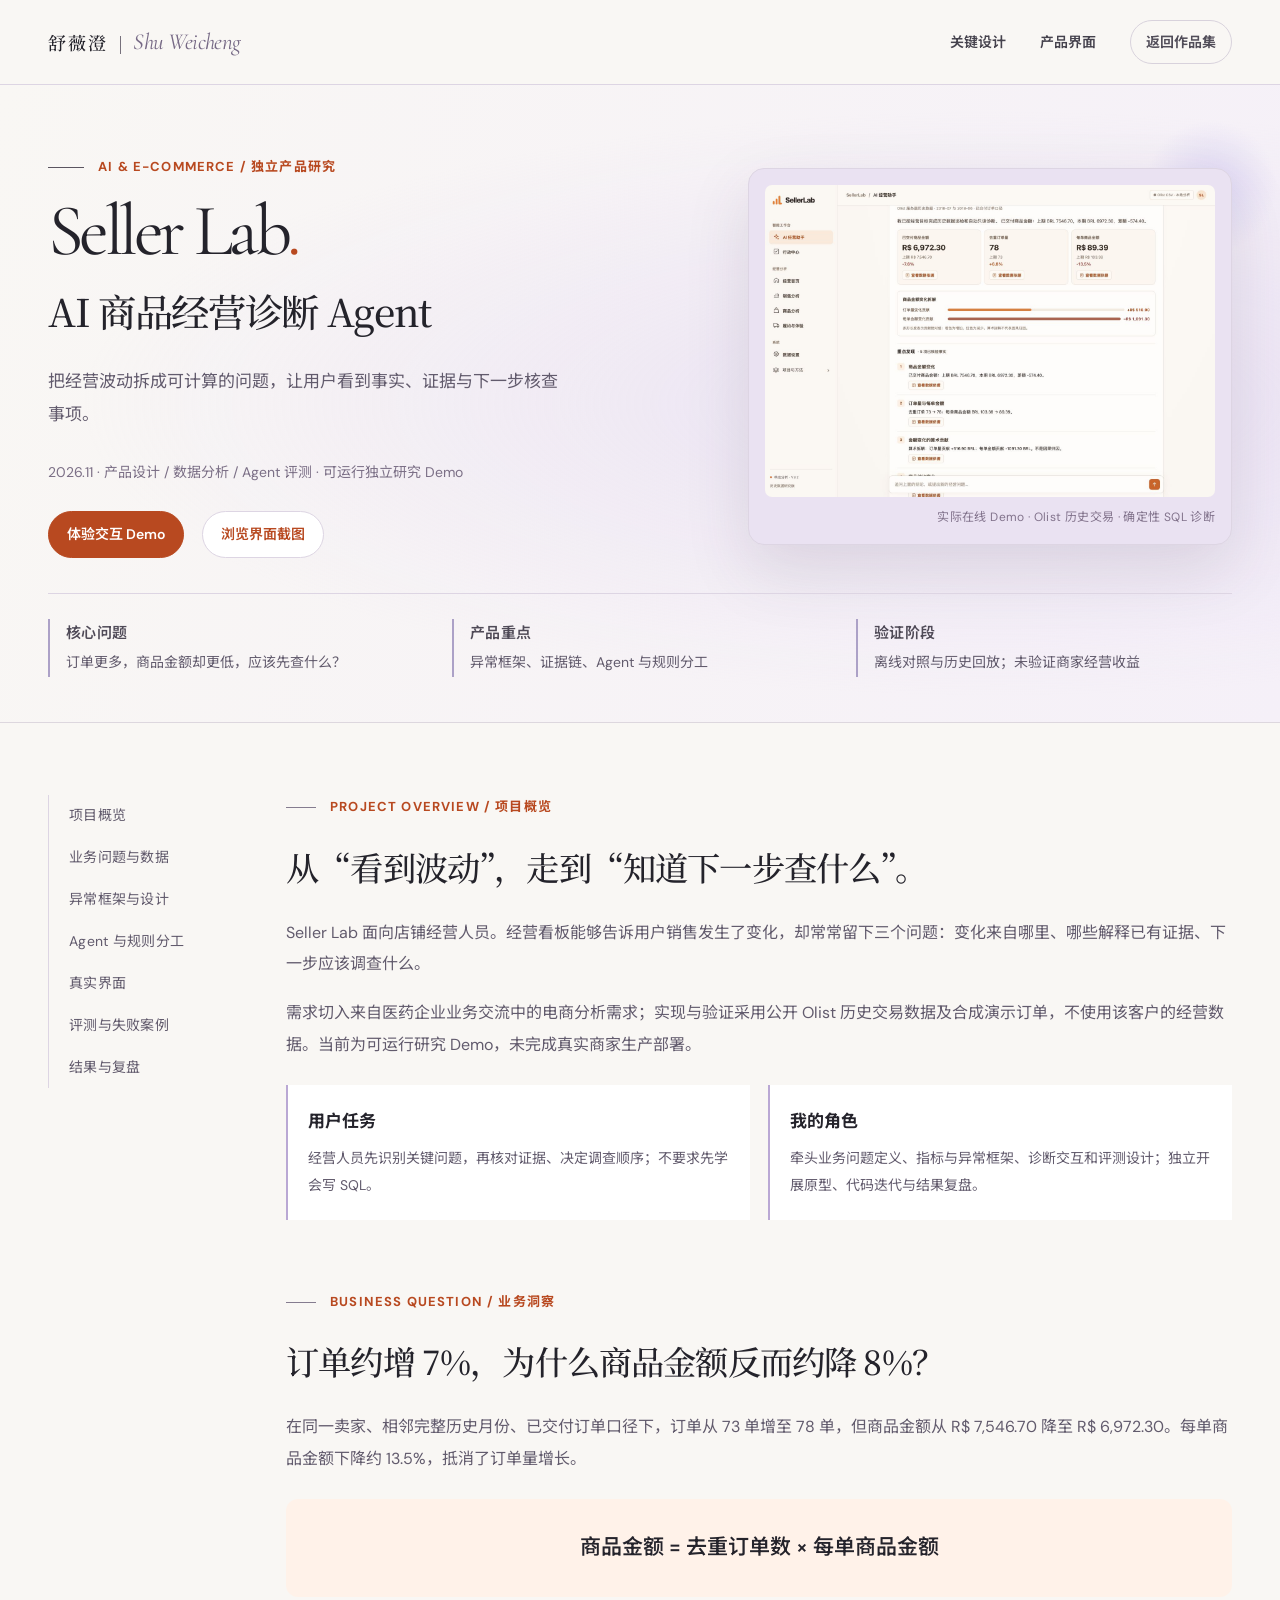
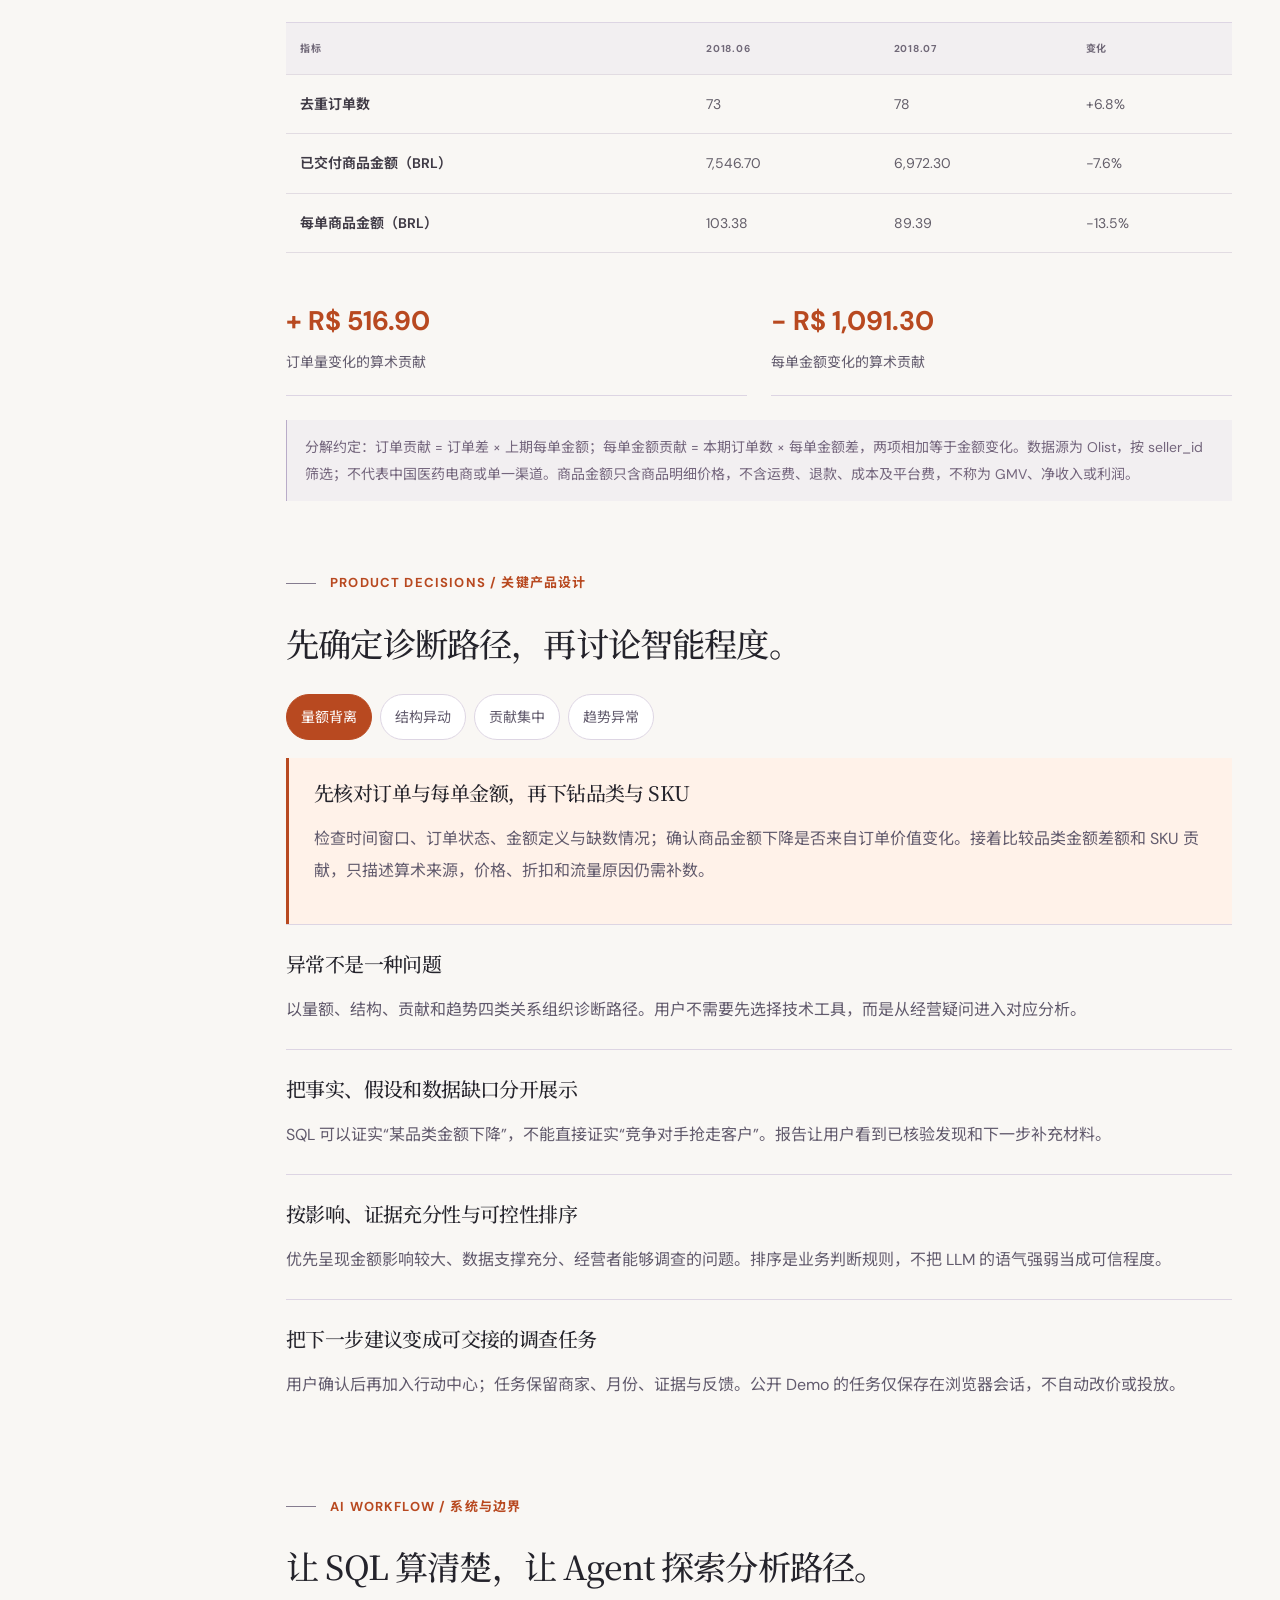
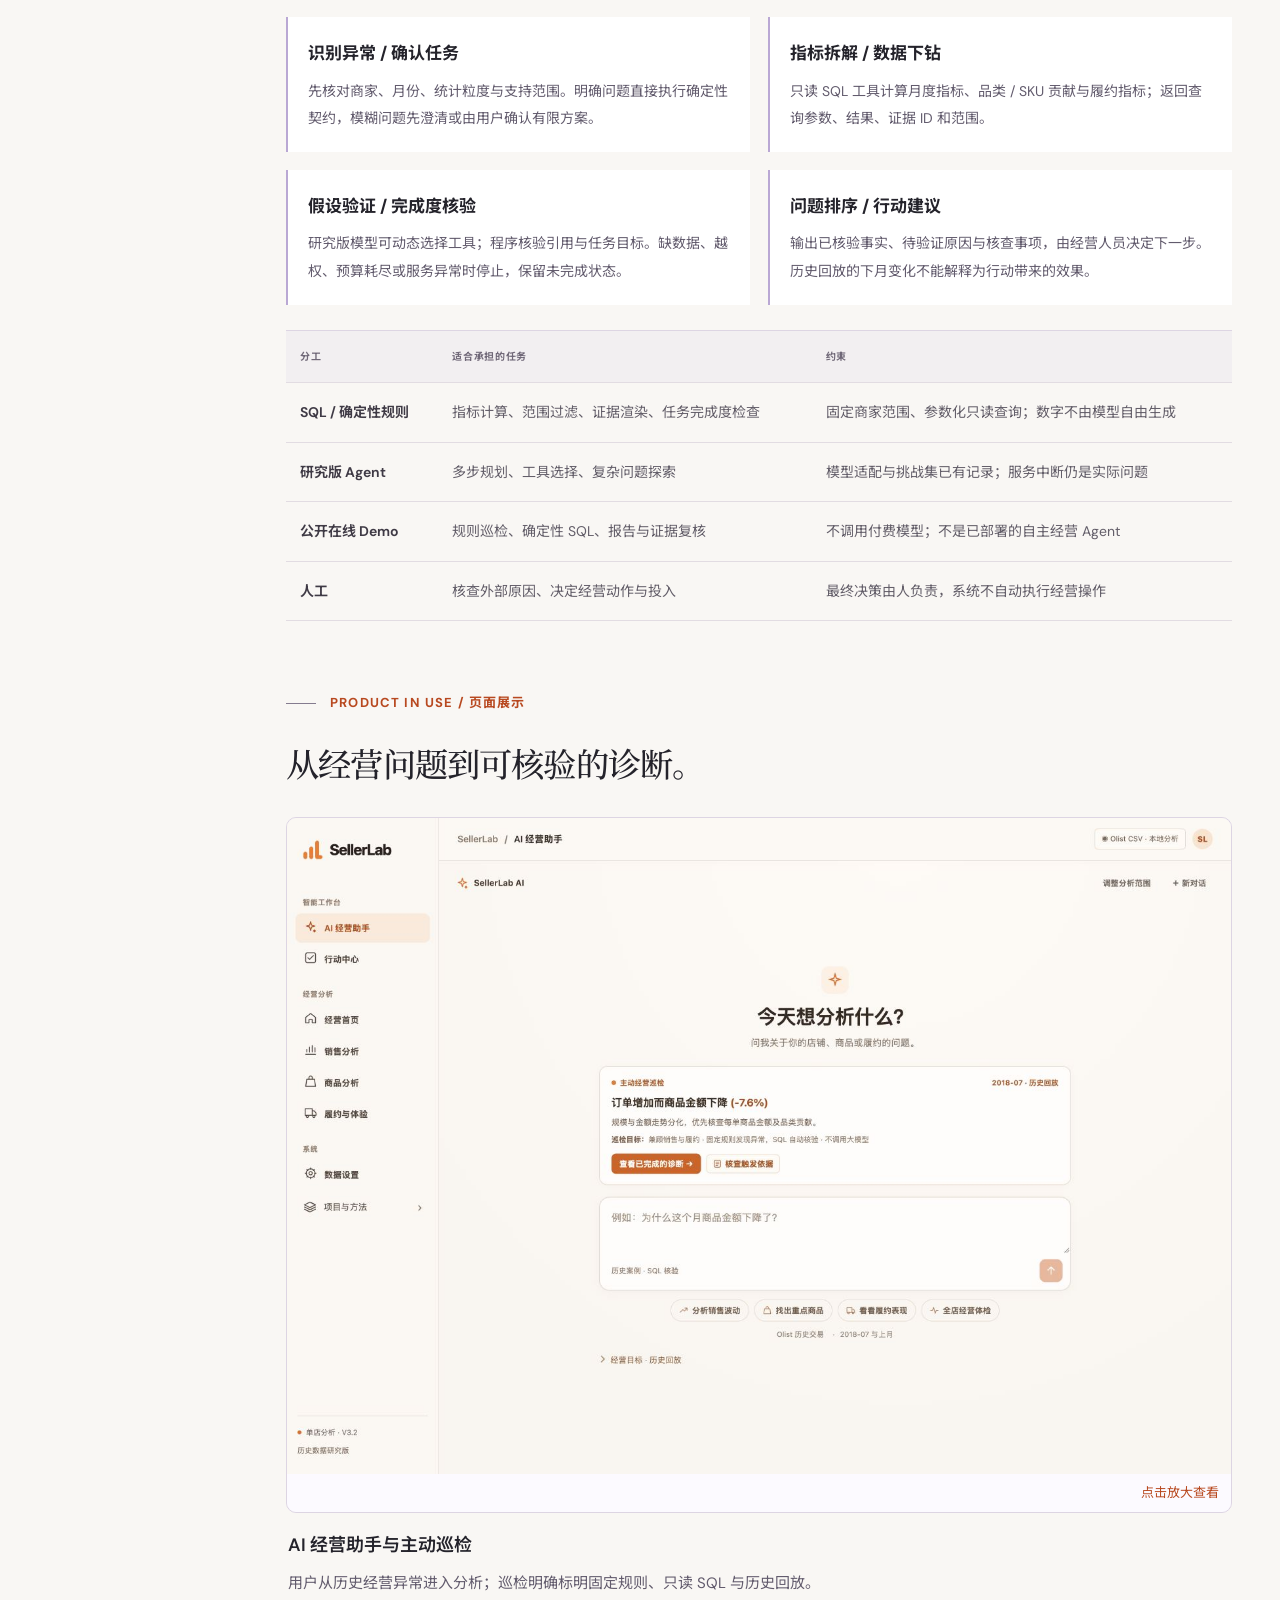
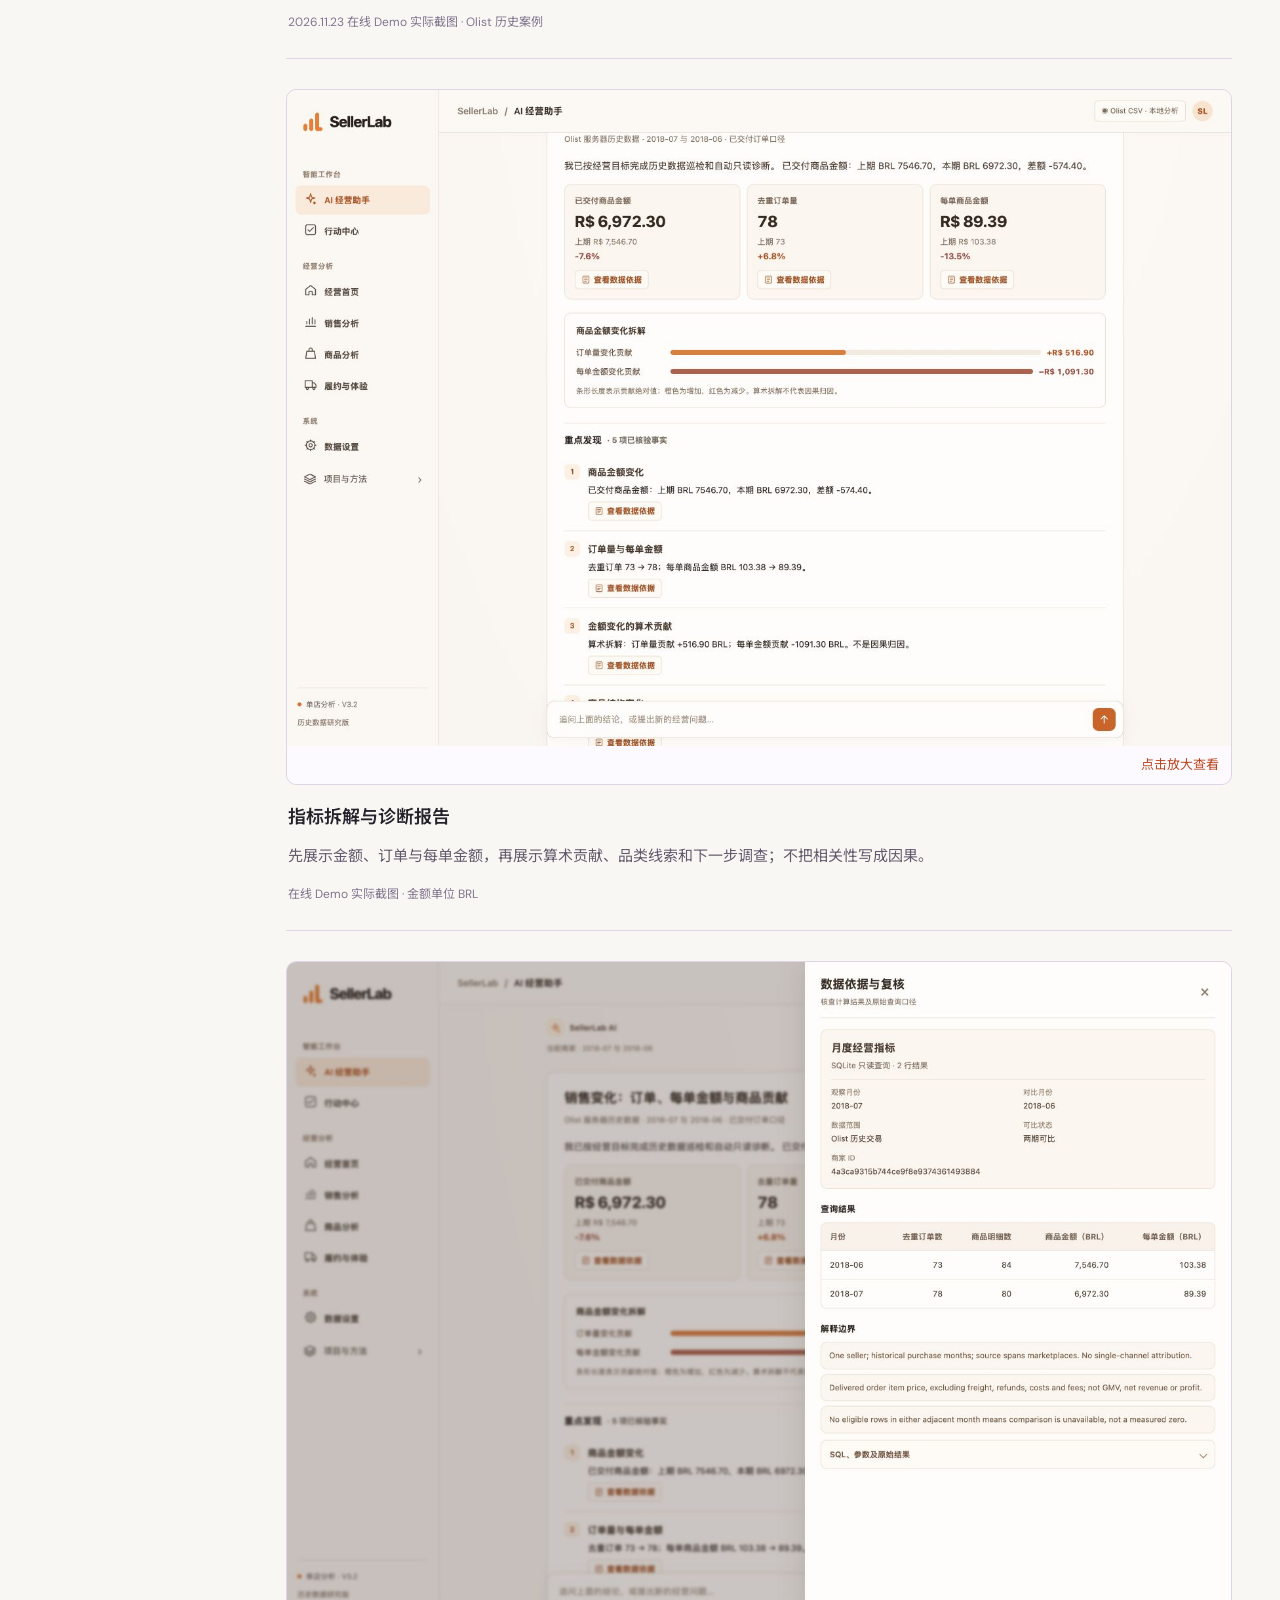
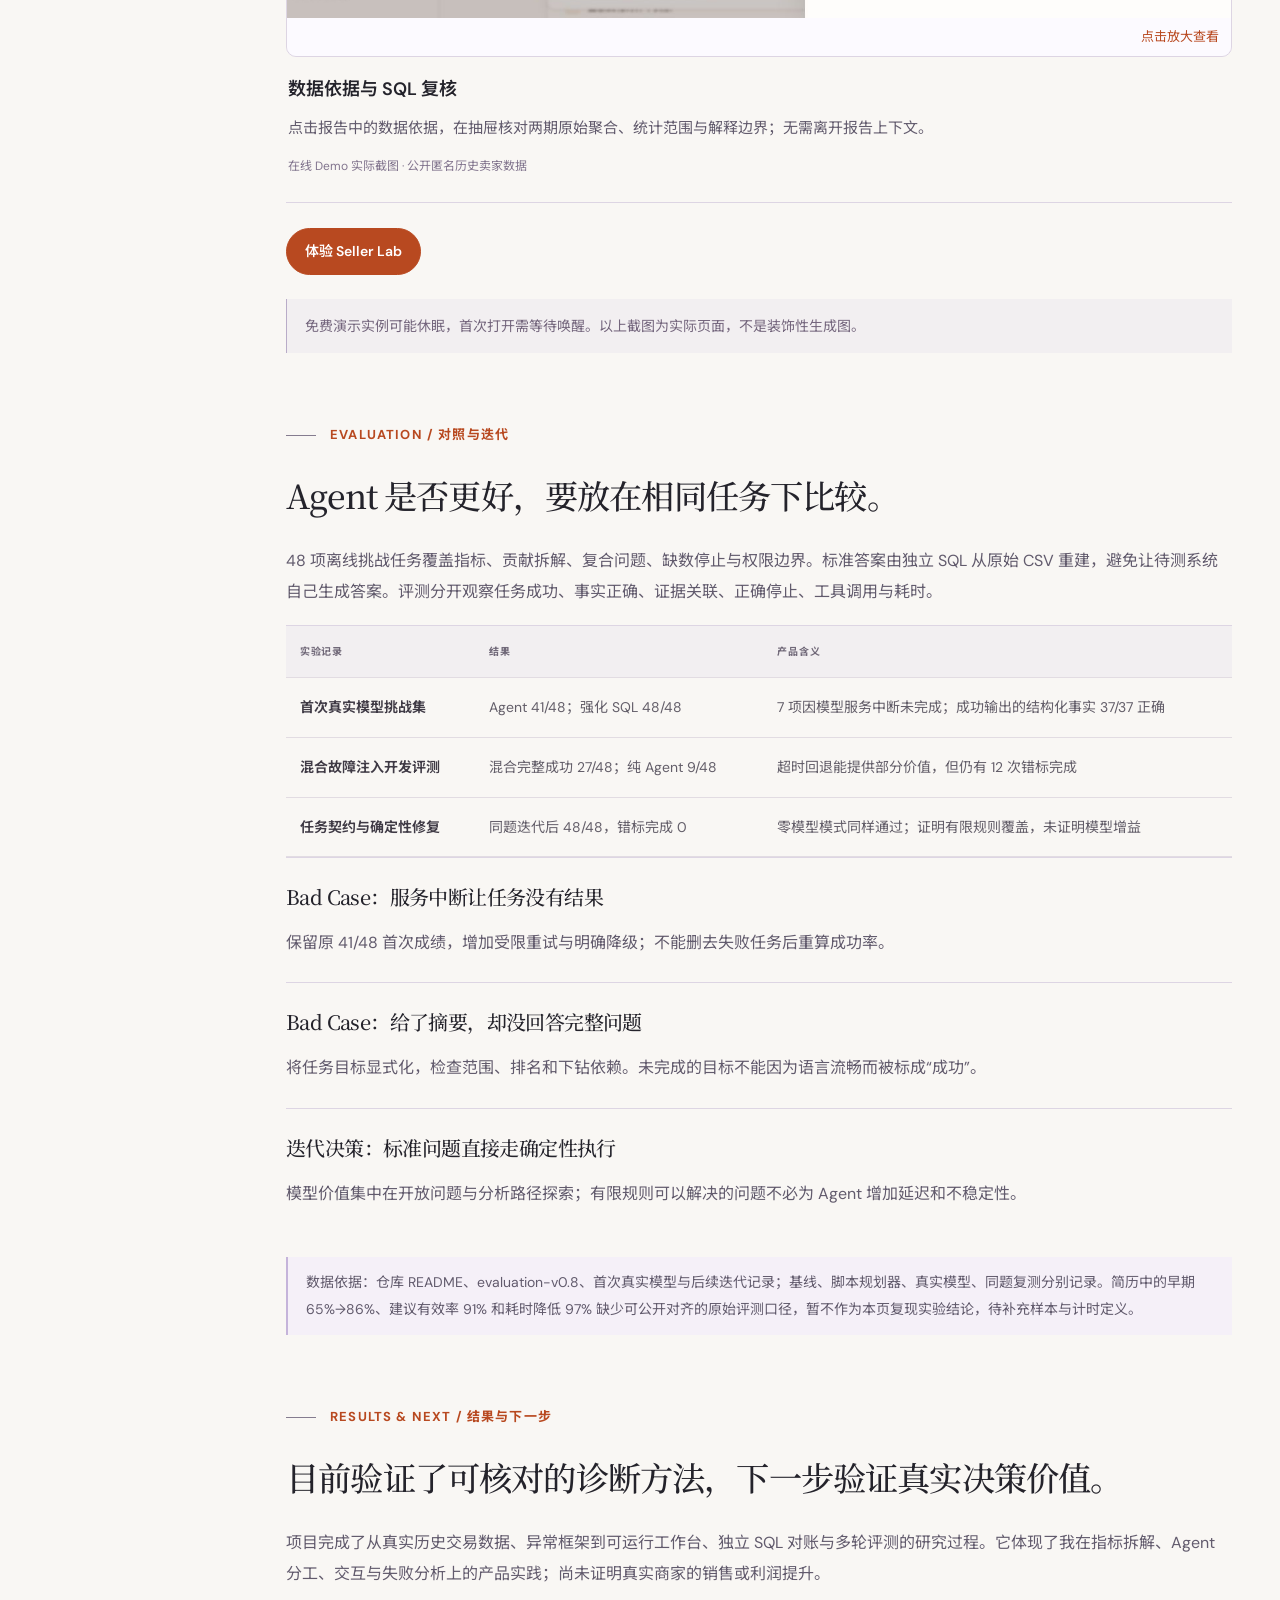
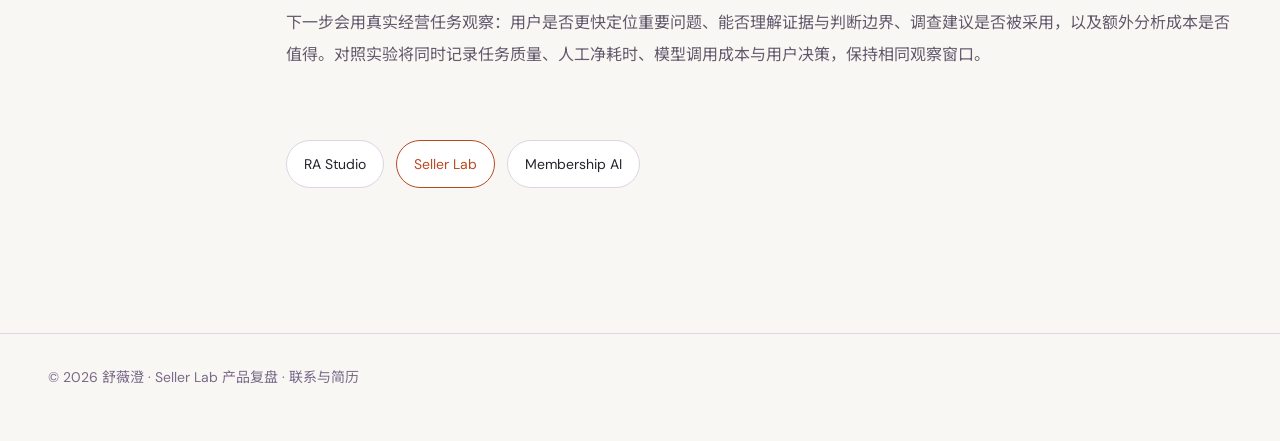
<file: sellerlab.html>
<!doctype html><html lang="zh-CN"><head><meta charset="UTF-8"><meta name="viewport" content="width=device-width, initial-scale=1, viewport-fit=cover"><meta name="portfolio-case-version" content="v2.0-20261123"><meta name="theme-color" content="#f8fbff"><meta name="description" content="Seller Lab 项目案例：AI 商品经营诊断 Agent。舒薇澄的 AI 产品与电商实践。"><title>Seller Lab | 舒薇澄 · AI 产品作品集</title><link rel="preconnect" href="https://fonts.googleapis.com" />
<link rel="preconnect" href="https://fonts.gstatic.com" crossorigin />
<link href="https://fonts.googleapis.com/css2?family=Cormorant+Garamond:ital,wght@0,400;0,500;1,400;1,500&family=DM+Sans:wght@400;500;600;700&family=Noto+Sans+SC:wght@400;500;600&family=Noto+Serif+SC:wght@400;500;600&display=swap" rel="stylesheet" />
<link rel="stylesheet" href="assets/case-original.css"><link rel="stylesheet" href="assets/v2.css">
<link rel="icon" href="/favicon.ico?v=devy1" sizes="16x16 32x32 48x48 64x64">
<link rel="icon" type="image/png" sizes="32x32" href="/assets/favicon-32.png?v=devy1">
<link rel="icon" type="image/svg+xml" sizes="any" href="/assets/favicon.svg?v=devy1">
<link rel="apple-touch-icon" sizes="180x180" href="/assets/apple-touch-icon.png?v=devy1">
</head><body class="case-page seller-case"><a class="skip-link" href="#overview">跳到案例正文</a><header class="top"><div class="wrap nav"><a class="brand" href="index.html" aria-label="返回作品集首页"><span class="brand-cn">舒薇澄</span><span class="brand-divider" aria-hidden="true"></span><span class="brand-en">Shu Weicheng</span></a><nav class="navlinks" aria-label="页面导航"><a href="#design">关键设计</a><a href="#screens">产品界面</a><a class="return" href="index.html#work">返回作品集</a></nav></div></header><div class="hero"><div class="wrap"><div class="hero-grid"><div><div class="eyebrow">AI & E-COMMERCE / 独立产品研究</div><h1 class="case-title"><span class="case-title-en">Seller Lab<em>.</em></span><span class="case-title-zh">AI 商品经营诊断 Agent</span></h1><p class="lede">把经营波动拆成可计算的问题，让用户看到事实、证据与下一步核查事项。</p><p class="hero-foot">2026.11 · 产品设计 / 数据分析 / Agent 评测 · 可运行独立研究 Demo</p><div class="case-actions"><a class="primary-link" href="https://sellerlab.onrender.com/" target="_blank" rel="noopener noreferrer">体验交互 Demo</a><a class="text-link" href="#screens">浏览界面截图</a></div></div><div class="hero-art"><img src="assets/seller-diagnosis.jpg" alt="Seller Lab 已运行 Demo 界面" width="1440" height="1000"><p class="artcaption">实际在线 Demo · Olist 历史交易 · 确定性 SQL 诊断</p></div></div><div class="hero-brief"><div><b>核心问题</b><span>订单更多，商品金额却更低，应该先查什么？</span></div><div><b>产品重点</b><span>异常框架、证据链、Agent 与规则分工</span></div><div><b>验证阶段</b><span>离线对照与历史回放；未验证商家经营收益</span></div></div></div></div><div class="wrap layout"><aside class="sidebar" aria-label="案例导航"><a href="#overview">项目概览</a><a href="#business">业务问题与数据</a><a href="#design">异常框架与设计</a><a href="#ai">Agent 与规则分工</a><a href="#screens">真实界面</a><a href="#evaluation">评测与失败案例</a><a href="#reflection">结果与复盘</a></aside><main><section id="overview"><div class="kicker">PROJECT OVERVIEW / 项目概览</div><h2>从“看到波动”，走到“知道下一步查什么”。</h2><p>Seller Lab 面向店铺经营人员。经营看板能够告诉用户销售发生了变化，却常常留下三个问题：变化来自哪里、哪些解释已有证据、下一步应该调查什么。</p><p>需求切入来自医药企业业务交流中的电商分析需求；实现与验证采用公开 Olist 历史交易数据及合成演示订单，不使用该客户的经营数据。当前为可运行研究 Demo，未完成真实商家生产部署。</p><div class="workflow-v2"><article><b>用户任务</b><p>经营人员先识别关键问题，再核对证据、决定调查顺序；不要求先学会写 SQL。</p></article><article><b>我的角色</b><p>牵头业务问题定义、指标与异常框架、诊断交互和评测设计；独立开展原型、代码迭代与结果复盘。</p></article></div></section><section id="business"><div class="kicker">BUSINESS QUESTION / 业务洞察</div><h2>订单约增 7%，为什么商品金额反而约降 8%？</h2><p>在同一卖家、相邻完整历史月份、已交付订单口径下，订单从 73 单增至 78 单，但商品金额从 R$ 7,546.70 降至 R$ 6,972.30。每单商品金额下降约 13.5%，抵消了订单量增长。</p><div class="metric-equation">商品金额 = 去重订单数 × 每单商品金额</div><div class="tablewrap" role="region" aria-label="可横向浏览的数据表" tabindex="0"><table><thead><tr><th scope="col">指标</th><th scope="col">2018.06</th><th scope="col">2018.07</th><th scope="col">变化</th></tr></thead><tbody><tr><td>去重订单数</td><td>73</td><td>78</td><td>+6.8%</td></tr><tr><td>已交付商品金额（BRL）</td><td>7,546.70</td><td>6,972.30</td><td>−7.6%</td></tr><tr><td>每单商品金额（BRL）</td><td>103.38</td><td>89.39</td><td>−13.5%</td></tr></tbody></table></div><div class="decomposition"><article><strong>+ R$ 516.90</strong><span>订单量变化的算术贡献</span></article><article><strong>− R$ 1,091.30</strong><span>每单金额变化的算术贡献</span></article></div><p class="footnote">分解约定：订单贡献 = 订单差 × 上期每单金额；每单金额贡献 = 本期订单数 × 每单金额差，两项相加等于金额变化。数据源为 Olist，按 seller_id 筛选；不代表中国医药电商或单一渠道。商品金额只含商品明细价格，不含运费、退款、成本及平台费，不称为 GMV、净收入或利润。</p></section><section id="design"><div class="kicker">PRODUCT DECISIONS / 关键产品设计</div><h2>先确定诊断路径，再讨论智能程度。</h2><div class="diagnosis-tabs" role="tablist" aria-label="四类异常诊断路径"><button role="tab" aria-selected="true" aria-controls="diagnosis-panel" data-diagnosis data-title="先核对订单与每单金额，再下钻品类与 SKU" data-description="检查时间窗口、订单状态、金额定义与缺数情况；确认商品金额下降是否来自订单价值变化。接着比较品类金额差额和 SKU 贡献，只描述算术来源，价格、折扣和流量原因仍需补数。">量额背离</button><button role="tab" aria-selected="false" aria-controls="diagnosis-panel" data-diagnosis data-title="从品类份额变化找到结构线索" data-description="比较两期品类与商品份额、金额差和订单贡献，避免只看增长百分比。份额上升不等于绝对增长；核查是否由其他品类下滑造成。">结构异动</button><button role="tab" aria-selected="false" aria-controls="diagnosis-panel" data-diagnosis data-title="同时看净变化与正负贡献" data-description="按金额变化绝对值与业务方向排列品类和 SKU，区分主要增长来源、主要拖累和集中度。少量订单或低基数变化需要明确标注。">贡献集中</button><button role="tab" aria-selected="false" aria-controls="diagnosis-panel" data-diagnosis data-title="先检查可比性，再比较相邻月份" data-description="限定已支持的月度粒度，核对相邻两期覆盖与状态；缺月不能按零处理。季节性、促销、缺货等解释不能仅凭趋势曲线推断。">趋势异常</button></div><div class="diagnosis-panel" id="diagnosis-panel" role="tabpanel" aria-live="polite"><h3>先核对订单与每单金额，再下钻品类与 SKU</h3><p>检查时间窗口、订单状态、金额定义与缺数情况；确认商品金额下降是否来自订单价值变化。接着比较品类金额差额和 SKU 贡献，只描述算术来源，价格、折扣和流量原因仍需补数。</p></div><div class="decision-list"><article><h3>异常不是一种问题</h3><p>以量额、结构、贡献和趋势四类关系组织诊断路径。用户不需要先选择技术工具，而是从经营疑问进入对应分析。</p></article><article><h3>把事实、假设和数据缺口分开展示</h3><p>SQL 可以证实“某品类金额下降”，不能直接证实“竞争对手抢走客户”。报告让用户看到已核验发现和下一步补充材料。</p></article><article><h3>按影响、证据充分性与可控性排序</h3><p>优先呈现金额影响较大、数据支撑充分、经营者能够调查的问题。排序是业务判断规则，不把 LLM 的语气强弱当成可信程度。</p></article><article><h3>把下一步建议变成可交接的调查任务</h3><p>用户确认后再加入行动中心；任务保留商家、月份、证据与反馈。公开 Demo 的任务仅保存在浏览器会话，不自动改价或投放。</p></article></div></section><section id="ai"><div class="kicker">AI WORKFLOW / 系统与边界</div><h2>让 SQL 算清楚，让 Agent 探索分析路径。</h2><div class="workflow-v2"><article><b>识别异常 / 确认任务</b><p>先核对商家、月份、统计粒度与支持范围。明确问题直接执行确定性契约，模糊问题先澄清或由用户确认有限方案。</p></article><article><b>指标拆解 / 数据下钻</b><p>只读 SQL 工具计算月度指标、品类 / SKU 贡献与履约指标；返回查询参数、结果、证据 ID 和范围。</p></article><article><b>假设验证 / 完成度核验</b><p>研究版模型可动态选择工具；程序核验引用与任务目标。缺数据、越权、预算耗尽或服务异常时停止，保留未完成状态。</p></article><article><b>问题排序 / 行动建议</b><p>输出已核验事实、待验证原因与核查事项，由经营人员决定下一步。历史回放的下月变化不能解释为行动带来的效果。</p></article></div><div class="tablewrap" role="region" aria-label="可横向浏览的数据表" tabindex="0"><table><thead><tr><th scope="col">分工</th><th scope="col">适合承担的任务</th><th scope="col">约束</th></tr></thead><tbody><tr><td>SQL / 确定性规则</td><td>指标计算、范围过滤、证据渲染、任务完成度检查</td><td>固定商家范围、参数化只读查询；数字不由模型自由生成</td></tr><tr><td>研究版 Agent</td><td>多步规划、工具选择、复杂问题探索</td><td>模型适配与挑战集已有记录；服务中断仍是实际问题</td></tr><tr><td>公开在线 Demo</td><td>规则巡检、确定性 SQL、报告与证据复核</td><td>不调用付费模型；不是已部署的自主经营 Agent</td></tr><tr><td>人工</td><td>核查外部原因、决定经营动作与投入</td><td>最终决策由人负责，系统不自动执行经营操作</td></tr></tbody></table></div></section><section id="screens"><div class="kicker">PRODUCT IN USE / 页面展示</div><h2>从经营问题到可核验的诊断。</h2><div class="evidence-gallery"><figure><button class="zoom-shot" data-gallery aria-label="放大查看：AI 经营助手与主动巡检"><img src="assets/seller-workspace.jpg" alt="AI 经营助手与主动巡检" loading="lazy" width="1440" height="1000"><span>点击放大查看</span></button><figcaption><b>AI 经营助手与主动巡检</b><p>用户从历史经营异常进入分析；巡检明确标明固定规则、只读 SQL 与历史回放。</p><small>2026.11.23 在线 Demo 实际截图 · Olist 历史案例</small></figcaption></figure><figure><button class="zoom-shot" data-gallery aria-label="放大查看：指标拆解与诊断报告"><img src="assets/seller-diagnosis.jpg" alt="指标拆解与诊断报告" loading="lazy" width="1440" height="1000"><span>点击放大查看</span></button><figcaption><b>指标拆解与诊断报告</b><p>先展示金额、订单与每单金额，再展示算术贡献、品类线索和下一步调查；不把相关性写成因果。</p><small>在线 Demo 实际截图 · 金额单位 BRL</small></figcaption></figure><figure><button class="zoom-shot" data-gallery aria-label="放大查看：数据依据与 SQL 复核"><img src="assets/seller-evidence.jpg" alt="数据依据与 SQL 复核" loading="lazy" width="1440" height="1000"><span>点击放大查看</span></button><figcaption><b>数据依据与 SQL 复核</b><p>点击报告中的数据依据，在抽屉核对两期原始聚合、统计范围与解释边界；无需离开报告上下文。</p><small>在线 Demo 实际截图 · 公开匿名历史卖家数据</small></figcaption></figure></div><div class="case-actions"><a class="primary-link" href="https://sellerlab.onrender.com/" target="_blank" rel="noopener">体验 Seller Lab</a></div><p class="footnote">免费演示实例可能休眠，首次打开需等待唤醒。以上截图为实际页面，不是装饰性生成图。</p></section><section id="evaluation"><div class="kicker">EVALUATION / 对照与迭代</div><h2>Agent 是否更好，要放在相同任务下比较。</h2><p>48 项离线挑战任务覆盖指标、贡献拆解、复合问题、缺数停止与权限边界。标准答案由独立 SQL 从原始 CSV 重建，避免让待测系统自己生成答案。评测分开观察任务成功、事实正确、证据关联、正确停止、工具调用与耗时。</p><div class="tablewrap" role="region" aria-label="可横向浏览的数据表" tabindex="0"><table><thead><tr><th scope="col">实验记录</th><th scope="col">结果</th><th scope="col">产品含义</th></tr></thead><tbody><tr><td>首次真实模型挑战集</td><td>Agent 41/48；强化 SQL 48/48</td><td>7 项因模型服务中断未完成；成功输出的结构化事实 37/37 正确</td></tr><tr><td>混合故障注入开发评测</td><td>混合完整成功 27/48；纯 Agent 9/48</td><td>超时回退能提供部分价值，但仍有 12 次错标完成</td></tr><tr><td>任务契约与确定性修复</td><td>同题迭代后 48/48，错标完成 0</td><td>零模型模式同样通过；证明有限规则覆盖，未证明模型增益</td></tr></tbody></table></div><div class="decision-list"><article><h3>Bad Case：服务中断让任务没有结果</h3><p>保留原 41/48 首次成绩，增加受限重试与明确降级；不能删去失败任务后重算成功率。</p></article><article><h3>Bad Case：给了摘要，却没回答完整问题</h3><p>将任务目标显式化，检查范围、排名和下钻依赖。未完成的目标不能因为语言流畅而被标成“成功”。</p></article><article><h3>迭代决策：标准问题直接走确定性执行</h3><p>模型价值集中在开放问题与分析路径探索；有限规则可以解决的问题不必为 Agent 增加延迟和不稳定性。</p></article></div><div class="source-note"><p>数据依据：仓库 README、evaluation-v0.8、首次真实模型与后续迭代记录；基线、脚本规划器、真实模型、同题复测分别记录。简历中的早期 65%→86%、建议有效率 91% 和耗时降低 97% 缺少可公开对齐的原始评测口径，暂不作为本页复现实验结论，待补充样本与计时定义。</p></div></section><section id="reflection"><div class="kicker">RESULTS & NEXT / 结果与下一步</div><h2>目前验证了可核对的诊断方法，下一步验证真实决策价值。</h2><p>项目完成了从真实历史交易数据、异常框架到可运行工作台、独立 SQL 对账与多轮评测的研究过程。它体现了我在指标拆解、Agent 分工、交互与失败分析上的产品实践；尚未证明真实商家的销售或利润提升。</p><p>下一步会用真实经营任务观察：用户是否更快定位重要问题、能否理解证据与判断边界、调查建议是否被采用，以及额外分析成本是否值得。对照实验将同时记录任务质量、人工净耗时、模型调用成本与用户决策，保持相同观察窗口。</p></section></main></div><footer class="wrap case-footer">© 2026 舒薇澄 · Seller Lab 产品复盘 · <a href="index.html#contact">联系与简历</a></footer><script src="assets/site.js" defer></script></body></html>
</file>
<file: assets/home.css>
:root{
  --ink:#24232b;--ink-soft:#45434d;--muted:#77727b;--subtle:#a29ca5;--paper:#f9f7f4;--paper-2:#f4f1ef;--line:rgba(65,61,71,.16);
  --lavender:#bdb2ed;--lilac:#ded7f1;--ice:#cce2ee;--serif:'Cormorant Garamond','Noto Serif SC',Georgia,serif;
  --sans:'DM Sans','Noto Sans SC','PingFang SC','Microsoft YaHei',sans-serif;
  --shadow:0 30px 80px rgba(42,37,64,.09);
}
*{box-sizing:border-box}
html{scroll-behavior:smooth;scroll-padding-top:105px}
body{margin:0;background:var(--paper);color:var(--ink);font-family:var(--sans);-webkit-font-smoothing:antialiased;overflow-x:hidden}
body.is-locked{overflow:hidden}
button,a{font:inherit}button{cursor:pointer}a{color:inherit;text-decoration:none}
button:focus-visible,a:focus-visible{outline:2px solid #7471bc;outline-offset:5px}
::selection{background:#bdb2ed91;color:var(--ink)}
img{display:block;max-width:100%}
.site{overflow:hidden;position:relative}
.site::before{content:"";position:absolute;z-index:0;pointer-events:none;inset:0;background-image:url("data:image/svg+xml,%3Csvg viewBox='0 0 180 180' xmlns='http://www.w3.org/2000/svg'%3E%3Cfilter id='n'%3E%3CfeTurbulence type='fractalNoise' baseFrequency='.7' numOctaves='3' stitchTiles='stitch'/%3E%3C/filter%3E%3Crect width='100%25' height='100%25' filter='url(%23n)' opacity='.12'/%3E%3C/svg%3E");opacity:.13;mix-blend-mode:multiply}
.container{max-width:1380px;margin:0 auto;padding:0 clamp(24px,5.2vw,84px);position:relative}
.eyebrow{display:flex;align-items:center;gap:17px;font-size:10px;font-weight:700;line-height:1.4;letter-spacing:.27em;text-transform:uppercase;color:#53505e}
.eyebrow .rule{width:38px;height:1px;background:#5b5762}
.editorial{font-family:var(--serif);font-weight:400;letter-spacing:-.051em}
.topbar{height:84px;position:relative;z-index:30;display:flex;align-items:center;justify-content:space-between}
.topbar::after{content:"";position:absolute;left:clamp(24px,5.2vw,84px);right:clamp(24px,5.2vw,84px);bottom:0;height:1px;background:linear-gradient(90deg,transparent,rgba(78,73,84,.10) 24%,rgba(78,73,84,.10) 76%,transparent)}
.brand{display:inline-flex;align-items:baseline;gap:18px;white-space:nowrap;position:relative}
.brand-cn{font-family:'Noto Serif SC',serif;font-size:19px;font-weight:500;letter-spacing:.12em}
.brand-divider{height:18px;width:1px;transform:translateY(3px);background:#77717c;opacity:.8}
.brand-en{font-family:var(--serif);font-style:italic;font-size:26px;letter-spacing:-.02em}
.nav{display:flex;gap:45px;align-items:center}
.nav a{font-size:12px;font-weight:600;position:relative;letter-spacing:.02em;transition:color .25s}
.nav a:after{content:"";position:absolute;bottom:-11px;left:0;width:0;height:1px;background:var(--ink);transition:width .3s}
.nav a:hover:after,.nav a.active:after{width:100%}
.nav a:hover{color:#766baf}
.menu-toggle{display:none;width:42px;height:42px;border:1px solid var(--line);border-radius:50%;background:#fff9;align-items:center;justify-content:center}
.menu-toggle svg{width:18px;height:18px}
.hero{height:min(748px,62vw);min-height:668px;position:relative;isolation:isolate}
.hero-color{position:absolute;inset:0;z-index:-4;background:
 radial-gradient(ellipse 42% 37% at 52% 39%,rgba(218,216,243,.58),transparent 76%),
 radial-gradient(ellipse 42% 36% at 96% 81%,rgba(177,167,237,.28),transparent 78%),
 radial-gradient(ellipse 42% 42% at 19% 78%,rgba(231,223,238,.46),transparent 75%),
 linear-gradient(95deg,#faf8f6 10%,#f5f2f2 60%,#f6f3f4 100%)}
.hero-photo{position:absolute;z-index:-2;top:-90px;right:0;height:calc(100% + 120px);width:min(66.5%,980px);pointer-events:none;overflow:hidden;
  -webkit-mask-image:linear-gradient(to right,transparent 0%,#000 18%,#000 100%);mask-image:linear-gradient(to right,transparent 0%,#000 18%,#000 100%)}
.hero-photo img{width:100%;height:100%;object-fit:cover;object-position:51% 20%;filter:none;transform:none;image-rendering:auto;backface-visibility:visible}
.hero-photo:after{content:"";position:absolute;inset:0;background:linear-gradient(180deg,transparent 0 72%,rgba(249,247,244,.03) 83%,var(--paper) 100%)}
.hero-fade{position:absolute;z-index:-1;inset:auto -2% -7% 0;height:37%;pointer-events:none;background:radial-gradient(ellipse 56% 44% at 82% 98%,rgba(183,169,235,.38),transparent 75%),linear-gradient(180deg,transparent 0%,rgba(249,247,244,.9) 87%,var(--paper))}
.hero-inner{height:100%;display:flex;flex-direction:column;justify-content:center;align-items:flex-start;padding-top:26px;padding-bottom:58px;z-index:2}
.hero-role{margin-bottom:26px;color:#494654}
.hero-title{margin:0;font-family:var(--serif);font-size:clamp(92px,9vw,146px);font-weight:500;font-style:normal;line-height:.82;letter-spacing:-.045em;position:relative;z-index:2}
.hero-title span{display:block}.hero-title span+span{padding-left:4px;margin-top:10px}
.hero-deck{font:500 clamp(19px,1.65vw,25px)/1.55 var(--serif);max-width:610px;letter-spacing:.01em;margin:36px 0 0;color:#413e48;position:relative;z-index:2}
.hero-short-rule{width:31px;height:1px;background:#5f5965;margin-top:23px}
.view-work{display:inline-flex;align-items:center;gap:16px;margin-top:28px;font-size:12px;font-weight:600;letter-spacing:.02em;transition:transform .25s}
.view-work:hover{transform:translateX(5px)}
.view-work .circle{width:44px;height:44px;border-radius:50%;border:1px solid #d9d2de;background:#fff9;box-shadow:0 10px 24px #ddd5e65f;display:grid;place-items:center;transition:background .25s}
.view-work:hover .circle{background:#ebe8f9}.view-work svg{width:15px;height:15px;margin-left:2px}
.hero-orbit{position:absolute;inset:0;width:100%;height:100%;z-index:-1;pointer-events:none;overflow:visible}
.hero-orbit path{fill:none;stroke:#fff;stroke-opacity:.6;stroke-width:1.1}
.hero-orbit .dot{fill:#fff;filter:drop-shadow(0 0 6px #a49bf1) drop-shadow(0 0 4px #9d89e9)}
.hero-side{position:absolute;right:20px;bottom:120px;writing-mode:vertical-rl;font-size:9px;letter-spacing:.18em;color:#9e91aa}
.hero-hint{position:absolute;bottom:37px;right:6%;font-size:9px;letter-spacing:.2em;color:#8d8597}
.work{padding:28px 0 106px;position:relative}
.section-top{display:flex;align-items:flex-end;justify-content:space-between;gap:30px;margin-bottom:30px}
.section-heading{margin:9px 0 0;font-size:clamp(48px,5.2vw,80px);font-style:italic;line-height:.98}
.section-aside{font-size:9px;letter-spacing:.24em;font-weight:700;color:#696573;text-transform:uppercase;padding-bottom:9px;white-space:nowrap}
.projects{display:grid;grid-template-columns:repeat(3,minmax(0,1fr));gap:16px}
.project-card{display:block;color:inherit;text-decoration:none;cursor:pointer;width:100%;border:1px solid rgba(88,81,98,.13);border-radius:16px;background:rgba(255,255,255,.43);box-shadow:0 14px 40px rgba(78,72,98,.035);padding:0;text-align:left;overflow:hidden;position:relative;transition:transform .36s cubic-bezier(.2,.9,.2,1),box-shadow .36s,background .3s}
.project-card:hover{transform:translateY(-8px);box-shadow:0 26px 65px rgba(65,58,84,.12);background:#fff9}
.preview{height:248px;overflow:hidden;position:relative;display:flex;justify-content:center;align-items:center}
.project-card:hover .mock-device{transform:translateY(2px) scale(1.025)}
.preview::after{content:"";position:absolute;inset:auto 0 0;height:32%;background:linear-gradient(transparent,rgba(249,247,244,.22));pointer-events:none}
.preview-ra{background:radial-gradient(ellipse at 70% 50%,#646174 0%,#393944 37%,#22252f 81%)}
.preview-demand{background:radial-gradient(ellipse at 50% 16%,#fff 0%,#ede6fb 60%,#dcd2f2 100%)}
.preview-seller{background:radial-gradient(ellipse at 50% 0%,#fbfdff 0%,#e6e8f7 65%,#dce0ee 100%)}
.mock-device{transition:transform .5s cubic-bezier(.2,.9,.2,1);box-shadow:0 19px 43px rgba(24,24,51,.19);overflow:hidden;position:absolute;bottom:-17px;width:90%;height:88%;border-radius:11px 11px 0 0;display:flex;flex-direction:column}
.mock-label{position:absolute;top:13px;right:15px;color:#fff9;font-size:8px;letter-spacing:.2em;font-weight:700;z-index:3}
.preview-demand .mock-label,.preview-seller .mock-label{color:#757088}
.mock-top{height:25px;flex:none;display:flex;align-items:center;gap:5px;padding:0 12px;background:#25262f}
.mock-top i{width:4px;height:4px;background:#757782;border-radius:50%}.mock-top i:first-child{background:#b7b0cd}.mock-top span{margin-left:auto;font-size:8px;letter-spacing:.08em;color:#a4a5b2}
.ra-ui{background:#262830;flex:1;display:grid;grid-template-columns:24% 1fr;color:white}
.ra-sidebar{background:#202129;padding:13px 10px;border-right:1px solid #ffffff14}
.ra-logo{font-size:10px;font-weight:700;letter-spacing:-.03em;margin-bottom:16px;display:flex;align-items:center;gap:6px}
.ra-logo b{display:inline-block;width:15px;height:15px;border:1px solid #c4b8e9;border-radius:5px;position:relative}
.ra-logo b:before{content:"";position:absolute;inset:4px;border:1px solid #c4b8e9;border-radius:50%}
.ra-menu{font-size:7px;color:#92929e;line-height:2.6;padding-left:6px}.ra-menu .on{color:#fff;background:#363844;border-radius:4px;padding-left:5px;margin-left:-5px}
.ra-main{padding:22px 22px;position:relative;overflow:hidden}.ra-main .super{font-size:7px;color:#d3c5ff;letter-spacing:.16em}
.ra-main h4{margin:15px 0 8px;font-family:var(--serif);font-size:31px;font-weight:400;letter-spacing:-.03em}
.ra-main p{margin:0;max-width:170px;font-size:8px;line-height:1.7;color:#ccc9d2}
.ra-pill{margin-top:12px;border:1px solid #8d87ae;background:#6f6887aa;border-radius:16px;color:#fff;font-size:7px;padding:6px 10px;display:inline-block}
.ra-wave{position:absolute;right:-20px;top:37px;width:70%;height:76%;opacity:.92;mix-blend-mode:screen;pointer-events:none}
.light-device{background:#fff;box-shadow:0 20px 48px rgba(83,72,130,.16)}
.light-device .mock-top{background:#fff;color:#aea7b9;border-bottom:1px solid #efeef6}.light-device .mock-top i{background:#d9d3e4}.light-device .mock-top span{color:#aba4bf}
.demand-ui{height:100%;background:linear-gradient(150deg,#fff 4%,#fcfaff 75%);position:relative;padding:17px 20px}
.demand-brand{color:#7061ba;font-size:10px;font-weight:700;display:flex;align-items:center;gap:5px}
.demand-brand b{height:13px;width:13px;display:inline-grid;place-items:center;font-size:11px;border:1px solid #b3a7eb;border-radius:50%}
.demand-ui h4{font-size:20px;line-height:1.2;letter-spacing:-.05em;margin:21px 0 12px;font-weight:600;position:relative;z-index:2;color:#302b45}
.demand-search{border:1px solid #e5dffa;background:#fff;border-radius:20px;padding:7px 10px;display:flex;justify-content:space-between;align-items:center;position:relative;z-index:2;color:#aaa2ba;font-size:7px;width:90%;box-shadow:0 8px 20px #dcd3f031}
.demand-search em{height:17px;width:17px;background:#8c7fe0;color:white;border-radius:100%;display:grid;place-items:center;font-style:normal;font-size:11px}
.demand-wave{position:absolute;bottom:-11px;left:0;width:100%;height:54%;opacity:.72}
.seller-ui{background:#fafbff;flex:1;display:grid;grid-template-columns:22% 1fr}
.seller-sidebar{background:#f8f8fe;padding:13px 9px;border-right:1px solid #eaebf6}
.seller-brand{font-size:10px;font-weight:700;color:#49445e;margin-bottom:15px;white-space:nowrap}
.seller-link{font-size:7px;margin:9px 0;color:#a3a1b2;padding:4px;border-radius:4px}.seller-link.on{background:#e9e6ff;color:#7663c7}
.seller-main{padding:12px 13px;min-width:0}.seller-name{display:flex;justify-content:space-between;font-size:12px;font-weight:700;color:#4e4c60}.seller-name span{font-size:6px;color:#a29eac}
.seller-metrics{display:grid;grid-template-columns:1fr 1fr;gap:7px;margin-top:11px}.seller-metric{border:1px solid #edecf5;border-radius:5px;background:#fff;padding:8px}
.seller-metric small{display:block;font-size:7px;color:#9290a3}.seller-metric strong{font-size:16px;color:#6d68ac}.seller-metric i{display:block;height:12px;border-radius:3px;background:linear-gradient(110deg,#eee8ff 15%,#e2f6f1 50%,#edf0ff)}
.seller-plot{height:83px;display:flex;align-items:end;gap:5px;padding:9px 9px 0;border:1px solid #edecf5;background:white;border-radius:5px;margin-top:8px}
.seller-plot i{flex:1;height:var(--h);background:linear-gradient(#b0a3f5,#ded7ff);border-radius:3px 3px 0 0;opacity:.7}
.project-bottom{padding:19px 21px 23px;min-height:158px;position:relative}
.project-index{font-size:9px;letter-spacing:.16em;color:#8c8591;font-weight:700;margin-bottom:8px}
.project-title-row{display:flex;align-items:center;justify-content:space-between;gap:8px}
.project-title{font-family:var(--serif);font-weight:500;font-size:clamp(27px,2.5vw,39px);letter-spacing:-.05em;line-height:1.02}
.project-arrow{width:31px;height:31px;border:1px solid #d3cad8;border-radius:50%;display:grid;place-items:center;flex:none;font-size:17px;transition:background .2s,transform .2s}
.project-card:hover .project-arrow{background:#ded5fa;transform:rotate(45deg)}
.project-description{color:#625e68;font-size:12px;line-height:1.78;min-height:64px;margin:11px 0 13px;max-width:360px}
.tags{display:flex;flex-wrap:wrap;gap:6px}.tag{padding:6px 10px;border:1px solid #dcd5d9;border-radius:30px;font-size:9px;color:#736d77}
.about{padding:14px 0 88px;position:relative}.about:after{content:"";position:absolute;z-index:-1;right:-18%;top:7%;width:62%;height:83%;background:radial-gradient(ellipse at center,rgba(214,208,245,.38),transparent 75%);pointer-events:none}
.about-layout{display:grid;grid-template-columns:38% 1fr;gap:clamp(44px,6vw,88px);align-items:center}
.about-image{border-radius:16px;overflow:hidden;height:340px;position:relative;background:#ded9d3}.about-image img{width:100%;height:100%;object-fit:cover;object-position:center 23%;filter:saturate(.85)}
.about-copy h2{font-family:var(--serif);font-style:italic;font-weight:400;font-size:clamp(39px,4.4vw,69px);line-height:.95;letter-spacing:-.055em;margin:20px 0 19px;max-width:690px}
.about-copy p{color:#514d55;max-width:580px;font-size:13px;line-height:1.95;margin:0 0 12px}
.underlink{display:inline-flex;align-items:center;gap:17px;border-bottom:1px solid #625d67;padding-bottom:5px;margin-top:17px;font-size:12px;font-weight:600;transition:gap .25s}.underlink:hover{gap:23px}
.notes{position:relative;min-height:260px;background:#f1eeef;overflow:hidden}.notes::before{content:"";position:absolute;inset:0;background:radial-gradient(ellipse at 12% 50%,#fdfaf9,transparent 52%),linear-gradient(90deg,#f7f4f5,#e9e4f0);opacity:.8}
.notes-inner{display:grid;grid-template-columns:44% 56%;min-height:260px}
.notes-quote{padding:39px 28px 34px 0;position:relative;z-index:2}
.notes-quote h3{font-family:var(--serif);font-style:normal;font-size:clamp(25px,2.65vw,39px);line-height:1.34;letter-spacing:-.02em;font-weight:500;margin:18px 0 0 35px;max-width:410px}
.notes-photos{display:grid;grid-template-columns:1fr 1fr;position:relative;margin-right:-8vw;overflow:hidden}
.notes-photo{position:relative;height:100%;overflow:hidden;transform:skewX(-11deg);border-left:5px solid #fff9}
.notes-photo:first-child{margin-left:20px}.notes-photo img{width:130%;height:100%;object-fit:cover;object-position:center 31%;transform:skewX(11deg) scale(1.06);position:absolute;left:-14%}
.notes-photo.second img{object-position:center 52%;width:150%;left:-14%}
.notes-photo:after{content:"";position:absolute;inset:0;background:linear-gradient(90deg,#fff2,transparent)}
.contact{padding:75px 0 38px}
.contact-grid{display:grid;grid-template-columns:35% 1fr auto;gap:44px;align-items:center;padding-bottom:46px;border-bottom:1px solid #bdb6be}
.contact h2{font-family:var(--serif);font-style:italic;font-weight:400;font-size:clamp(46px,5.2vw,80px);line-height:.8;letter-spacing:-.055em;margin:0}
.contact-text{border-left:1px solid #c0b9c0;padding-left:39px;font-size:13px;line-height:1.8;color:#514e58}
.contact-actions{display:flex;align-items:center;gap:16px}.dark-btn{display:inline-flex;align-items:center;justify-content:center;gap:10px;padding:13px 23px;border-radius:40px;background:#2b2933;color:#fff;border:1px solid #2b2933;font-size:12px;min-width:155px;transition:transform .25s,background .25s}
.dark-btn:hover{background:#57506b;transform:translateY(-2px)}.dark-btn svg{width:15px;height:15px}
.footer{display:flex;justify-content:space-between;align-items:center;gap:16px;padding-top:22px;color:#8d8590;font-size:10px}.footer strong{font-family:'Noto Serif SC',serif;color:#413c47;font-weight:500;letter-spacing:.07em}.footer span{white-space:nowrap}
/* Dialogs */
.dialog{position:fixed;z-index:100;inset:0;background:rgba(31,29,40,.44);backdrop-filter:blur(12px);display:none;align-items:flex-start;justify-content:center;overflow:auto;padding:32px 16px}
.dialog.open{display:flex}.dialog-panel{width:min(100%,950px);background:#faf9f6;border:1px solid #ffffffb5;box-shadow:0 30px 90px #25223856;border-radius:15px;position:relative;min-height:450px;overflow:hidden;animation:pop .25s ease-out}
@keyframes pop{from{opacity:0;transform:translateY(18px)}to{opacity:1;transform:translateY(0)}}
.dialog-header{display:flex;justify-content:space-between;align-items:center;border-bottom:1px solid #e2dce0;padding:23px 34px;background:#fff9}
.dialog-logo{font-size:10px;font-weight:700;letter-spacing:.2em;color:#6a6473}.close-dialog{background:transparent;border:1px solid #d7cfd7;border-radius:30px;padding:8px 14px;font-size:11px}
.close-dialog:hover{background:#ebe6f4}.dialog-body{padding:55px clamp(25px,6vw,72px) 67px;max-width:100%;margin:auto}
.dialog-body h2{font:italic 400 clamp(62px,7vw,102px)/.95 var(--serif);letter-spacing:-.07em;margin:17px 0}.dialog-subtitle{font:italic 400 clamp(22px,2.5vw,31px)/1.2 var(--serif);max-width:650px;color:#514959;margin:0 0 27px}
.dialog-metas{border-top:1px solid #ded8e0;border-bottom:1px solid #ded8e0;padding:19px 0;display:grid;grid-template-columns:1fr 1fr 1fr;gap:20px;margin:30px 0 35px}
.meta dt{font-size:9px;font-weight:700;letter-spacing:.13em;text-transform:uppercase;color:#948a97;margin-bottom:9px}.meta dd{font-size:12px;line-height:1.6;margin:0}
.dialog-visual{height:220px;border-radius:10px;background:radial-gradient(ellipse at 78% 40%,#72678d,#262631 66%);color:white;display:flex;align-items:center;justify-content:center;text-align:center;flex-direction:column;gap:9px;padding:18px}
.dialog-visual.light{background:radial-gradient(ellipse at 35% 30%,#fff,#dfd6f5 80%);color:#443d55}
.dialog-visual strong{font:italic 400 45px var(--serif)}.dialog-visual span{font-size:10px;letter-spacing:.14em}
.article-section{display:grid;grid-template-columns:27% 1fr;gap:28px;border-bottom:1px solid #ded8e0;padding:28px 0}
.article-section h3{font-family:var(--serif);font-size:30px;font-weight:500;margin:0;line-height:1}
.article-section p,.article-section ul{font-size:13px;line-height:1.9;color:#58525e;margin:0}.article-section ul{padding-left:18px}
.notice{background:#f0ebf3;padding:17px 20px;border-radius:6px;font-size:11px;line-height:1.8;margin-top:27px;color:#686071}
.dialog-text p{font-size:14px;line-height:1.95;color:#4a4650}.dialog-text .portrait-inline{width:180px;height:226px;float:right;object-fit:cover;object-position:center 31%;border-radius:10px;margin:3px 0 12px 22px}
.dialog-text .small-note{font-size:12px;color:#7b7481;margin-top:22px}
/* animated reveal, only enabled when JS is available */
.js .reveal{opacity:0;transform:translateY(30px);transition:opacity .7s ease,transform .8s cubic-bezier(.2,.8,.2,1)}
.js .reveal.visible{opacity:1;transform:none}
@media(max-width:1050px){
  .hero{min-height:590px;height:660px}.hero-photo{width:65%}.hero-title{font-size:clamp(82px,11.5vw,116px)}.hero-deck{max-width:490px;font-size:25px}
  .projects{gap:10px}.preview{height:205px}.project-bottom{padding:16px 13px 18px}.project-title{font-size:29px}.project-description{font-size:10px}
  .mock-device{width:94%}.ra-main{padding:17px 12px}.ra-main h4{font-size:25px}.ra-sidebar{padding:10px 5px}.seller-sidebar{padding:9px 5px}
  .contact-grid{grid-template-columns:35% 1fr;gap:35px}.contact-actions{grid-column:2;justify-self:start}.contact-text{grid-column:2;grid-row:1}
}
@media(max-width:720px){
  html{scroll-padding-top:72px}.container{padding-left:23px;padding-right:23px}
  .topbar{height:70px}.topbar::after{left:23px;right:23px}.brand{gap:10px}.brand-cn{font-size:15px}.brand-en{font-size:20px}.brand-divider{height:14px}
  .menu-toggle{display:flex}.nav{position:absolute;display:none;top:63px;left:23px;right:23px;background:#ffffffef;backdrop-filter:blur(16px);padding:20px;border:1px solid var(--line);box-shadow:0 16px 50px #34304f22;border-radius:12px;gap:19px;flex-direction:column;align-items:flex-start}.nav.open{display:flex}.nav a{font-size:14px}
  .hero{min-height:810px;height:810px}.hero-color{background:radial-gradient(ellipse 60% 45% at 70% 65%,#e1d9f1aa,transparent 75%),linear-gradient(135deg,#faf8f6,#f9f7f4)}
  .hero-inner{height:370px;justify-content:flex-start;padding-top:67px;padding-bottom:0}
  .hero-title{font-size:clamp(74px,18vw,107px);line-height:.76;letter-spacing:-.076em}.hero-role{font-size:8px;letter-spacing:.19em;margin-bottom:28px}
  .hero-title span+span{margin-top:14px}
  .hero-deck{margin-top:27px;font-size:clamp(20px,5.4vw,27px);max-width:380px;line-height:1.15}
  .hero-short-rule{margin-top:15px}.view-work{margin-top:17px;gap:12px}.view-work .circle{width:36px;height:36px}
  .hero-photo{top:355px;height:470px;right:-27%;width:113%;-webkit-mask-image:linear-gradient(0deg,transparent 0%,#000 25%);mask-image:linear-gradient(0deg,transparent 0%,#000 25%)}
  .hero-photo img{object-position:center 22%}.hero-photo:after{background:linear-gradient(180deg,transparent 0 68%,var(--paper) 99%)}
  .hero-fade{height:190px;bottom:-5%}.hero-orbit{opacity:.45}.hero-side,.hero-hint{display:none}
  .work{padding:17px 0 86px}.section-top{align-items:end;gap:14px;margin-bottom:22px}.section-heading{font-size:53px}.section-aside{font-size:8px;letter-spacing:.12em;max-width:90px;line-height:1.6;white-space:normal;text-align:right}
  .projects{grid-template-columns:1fr;gap:18px}.preview{height:250px}.mock-device{width:90%;height:86%}.project-bottom{min-height:auto;padding:18px 19px 22px}.project-title{font-size:38px}.project-description{font-size:12px;min-height:0}.tags{gap:5px}
  .ra-main{padding:24px 20px}.ra-main h4{font-size:34px}.ra-sidebar{padding:13px 10px}.seller-sidebar{padding:12px 10px}
  .about{padding:10px 0 72px}.about-layout{grid-template-columns:1fr;gap:29px}.about-image{height:390px}.about-copy h2{font-size:55px}.about-copy p{font-size:13px}
  .notes-inner{display:flex;flex-direction:column}.notes-quote{padding:38px 0 35px}.notes-quote h3{margin-left:19px;font-size:36px}.notes-photos{height:240px;margin:0 -23px;display:grid}.notes-photo:first-child{margin-left:0}
  .contact{padding:65px 0 27px}.contact-grid{display:block;padding-bottom:37px}.contact h2{font-size:68px}.contact-text{margin-top:25px;padding-left:18px;font-size:12px}.contact-actions{margin-top:25px}.footer{font-size:9px;flex-wrap:wrap}
  .dialog{padding:12px}.dialog-header{padding:17px 20px}.dialog-body{padding:40px 22px}.dialog-body h2{font-size:74px}.dialog-metas{grid-template-columns:1fr;gap:13px}.article-section{grid-template-columns:1fr;gap:12px;padding:25px 0}.dialog-visual{height:160px}.dialog-text .portrait-inline{width:120px;height:165px}
}
@media(max-width:390px){.hero-title{font-size:72px}.hero{min-height:760px;height:760px}.hero-photo{top:355px;height:430px}.project-title{font-size:34px}.about-copy h2{font-size:49px}.notes-quote h3{font-size:32px}.brand-en{font-size:18px}}
@media(prefers-reduced-motion:reduce){*,*:before,*:after{scroll-behavior:auto!important;transition-duration:.01ms!important;animation:none!important}.js .reveal{opacity:1;transform:none}}
</file>
<file: assets/v2.css>
/* Restored the original Cormorant / Noto Serif editorial typography. */
/* Palette restored to the original warm paper and lavender direction. */
/* Portfolio V2: shared reading, evidence and responsive layer. */
:root{--paper:#f9f7f4;--paper-2:#f4f1ef;--bg:#f9f7f4;--ink:#24232b;--ink-soft:#45434d;--muted:#77727b;--sub:#625b6d;--faint:#77707f;--blue:#6e5b9b;--blue2:#8b76b5;--line:#ddd5e3;--accent:#6e5b9b;--soft:#f1ebf7}
html{scroll-padding-top:100px}body{background:var(--paper);font-size:16px}button,a{-webkit-tap-highlight-color:#8b76b51c}button{touch-action:manipulation}img{max-width:100%;height:auto}main,section,article,figure,div{min-width:0}p{overflow-wrap:break-word}a:focus-visible,button:focus-visible,summary:focus-visible{outline:3px solid var(--accent);outline-offset:4px}a:hover{color:var(--accent)}.skip-link{position:fixed;left:16px;top:-80px;padding:12px;background:white;z-index:500}.skip-link:focus{top:10px}.site{overflow:clip}.container{max-width:1380px}.topbar{height:88px}.nav a{font-size:14px;min-height:44px;display:flex;align-items:center}.brand-en{color:#766985}.hero{min-height:650px;height:min(740px,54vw)}.hero-color{background:radial-gradient(ellipse at 80% 60%,#d7caee80,transparent 65%),linear-gradient(100deg,#f9f7f4,#f4f1ef)}.hero-inner{padding-top:30px;padding-bottom:48px;max-width:1380px}.hero-role{font-size:13px;letter-spacing:.13em;margin-bottom:24px}.hero-title{font-family:var(--serif);font-size:clamp(34px,3.7vw,58px);line-height:1.35;letter-spacing:-.045em;font-weight:500;max-width:760px}.hero-title span+span{padding:0;margin-top:2px;color:#6e5b9b}.hero-deck{max-width:530px;font:400 17px/1.95 var(--sans);margin-top:25px;color:#514958}.hero-keywords{font-size:13px;line-height:1.8;color:#786b8b;margin-top:20px;max-width:490px}.hero-photo{width:56%;top:-30px;height:calc(100% + 20px);right:0;mask-image:linear-gradient(to right,transparent,#000 23%);-webkit-mask-image:linear-gradient(to right,transparent,#000 23%)}.hero-photo img{object-position:center 22%}.hero-photo:after{background:linear-gradient(180deg,transparent 80%,var(--paper))}.hero-fade{background:linear-gradient(transparent,var(--paper));bottom:-2%;height:15%;right:0}.hero-orbit,.hero-side{display:none}.hero-hint{font-size:12px;color:#8d8597}.view-work{font-size:15px}.section-heading{font-family:var(--serif);font-style:italic;font-size:clamp(30px,3.5vw,48px);font-weight:400;line-height:1.4;letter-spacing:-.035em}.eyebrow{font-size:13px;letter-spacing:.12em;color:#76668c}.section-aside{font-size:13px;color:#696173;letter-spacing:.05em}.work{padding-top:55px;padding-bottom:70px}.projects{grid-template-columns:1fr 1fr;gap:28px}.project-card{background:#fff;border-color:var(--line);border-radius:18px;box-shadow:none}.project-card:first-child{grid-column:1/-1;display:grid;grid-template-columns:1.2fr 1fr;align-items:center}.project-card:first-child .preview{height:360px}.project-card:first-child .project-bottom{padding:36px}.project-card .product-preview{height:280px;display:block;background:#efeaf5;padding:20px}.product-preview img{width:100%;height:100%;object-fit:contain;object-position:center;border-radius:8px;box-shadow:0 10px 28px #42344f16;transition:transform .3s}.project-card:hover .product-preview img{transform:scale(1.025)}.preview:after{display:none}.preview-badge{position:absolute;bottom:26px;left:26px;background:#ffffffee;color:#6d5f80;border:1px solid #ded5e8;border-radius:30px;font-size:12px;padding:3px 10px}.project-bottom{padding:25px 28px 30px}.project-index{font-size:12px;color:#81758e;letter-spacing:.04em}.project-title{font-family:var(--serif);font-size:43px;line-height:1.2;font-weight:500;margin:8px 0}.project-subtitle{font-size:17px;font-weight:550;margin:9px 0;color:#352d42}.project-description{font-size:15px;line-height:1.9;color:#6b6075;min-height:0;max-width:none}.tag{font-size:12px;color:#796c88;border-color:#ddd3e7;background:#fcfaff}.case-link{display:inline-flex;align-items:center;font-size:14px;font-weight:600;border-bottom:1px solid #b5a4d3;margin-top:24px;padding:6px 0;color:#6e5b9b}.exploration{border-top:1px solid var(--line);margin-top:30px;padding-top:20px;color:#786b87}.exploration summary{cursor:pointer;font-size:15px;padding:9px 0}.exploration .project-card{max-width:500px;margin-top:20px;display:block}.exploration .preview{height:240px}.exploration .project-description{min-height:0}.approach{padding-top:35px;padding-bottom:80px}.approach h2{font-family:var(--serif);font-size:clamp(28px,3vw,43px);font-weight:400;letter-spacing:-.03em;line-height:1.45;margin:20px 0 40px}.approach-grid{display:grid;grid-template-columns:repeat(4,1fr);gap:28px}.approach-grid article{border-top:2px solid #bdb2dd;padding-top:15px}.approach-grid h3{font-size:18px;font-weight:600;margin:8px 0 16px}.approach-grid p{font-size:15px;line-height:1.95;color:#625b6d;margin:0}.about{padding-bottom:90px}.about-copy h2{font-family:var(--serif);font-size:clamp(29px,3vw,44px);line-height:1.4;letter-spacing:-.03em;font-style:italic;font-weight:400}.about-copy p{font-size:16px;line-height:1.95;color:#62556f}.underlink{font-size:14px}.notes{background:#f1ebf7}.notes:before{background:linear-gradient(90deg,#f7f3fa,#e9e1f1)}.notes-quote h3{font-family:var(--serif);font-size:clamp(23px,2.4vw,34px);line-height:1.5;letter-spacing:-.03em}.contact h2{font-family:var(--serif);font-size:clamp(28px,3.4vw,46px);font-style:italic;line-height:1.4;letter-spacing:-.04em;font-weight:400}.contact-text{font-size:15px;overflow-wrap:anywhere;border-color:#c8bdd4;padding-left:25px}.contact-grid{grid-template-columns:1fr 1.5fr auto;gap:30px;border-color:var(--line)}.contact-actions{flex-wrap:wrap;gap:10px;max-width:180px}.dark-btn{font-size:14px;background:#6e5b9b;border-color:#6e5b9b;min-height:48px}.footer{font-size:12px;line-height:1.8;color:#81758b}.footer span{white-space:normal}
/* Case studies retain their original editorial structure and interactions. */
.case-page{--paper:#f9f7f4;--ink:#24232b;--sub:#625b6d;--bg:#f9f7f4;--line:#ddd5e3;--blue:#6e5b9b;--accent:#6e5b9b;color:var(--ink);background:var(--paper);font-size:16px;line-height:1.9}.case-page.seller-case{--accent:#b84920;--blue:#b84920;--blue2:#d66b3f;--soft:#fff2e9}.case-page.member-case{--accent:#876321;--blue:#876321;--blue2:#a57d36;--soft:#faf5e8}.case-page .top{background:#f9f7f4f5;border-color:var(--line)}.case-page .wrap{max-width:1320px;padding-left:48px;padding-right:48px}.case-page .brand{gap:12px;min-height:44px}.case-page .brand-en{font-size:23px}.case-page .brand-cn{font-size:18px}.case-page .navlinks a{font-size:14px;min-height:44px;display:inline-flex;align-items:center}.case-page .return span{display:none}.case-page .hero{min-height:0;height:auto;background:radial-gradient(ellipse at 78% 50%,#dbceef70,transparent 65%),linear-gradient(105deg,#f9f7f4,#f5f0f8);padding:70px 0 45px}.case-page .hero:before,.case-page .hero:after{display:none}.case-page .hero-grid{grid-template-columns:minmax(0,1.15fr) minmax(0,.85fr);gap:45px}.case-page .eyebrow,.case-page .kicker{font-size:13px;letter-spacing:.09em;color:var(--accent)}.case-page .case-title-en{font-size:clamp(52px,5.7vw,76px);color:var(--ink);font-style:normal}.case-page .case-title-zh{font:500 clamp(28px,3vw,42px)/1.5 'Noto Serif SC',Georgia,serif;letter-spacing:-.035em}.case-page .case-title-zh i{color:var(--accent);font-style:normal}.case-page .lede{font-size:17px;line-height:1.95;color:#625b6d}.case-page .hero-foot{font-size:14px;color:#7b6f86;line-height:1.9;letter-spacing:0}.case-page .hero-brief{margin-top:35px;border-color:var(--line)}.case-page .hero-brief b{font-size:15px}.case-page .hero-brief span{font-size:14px;color:#625b6d}.case-page .hero-art{transform:none;background:#eae2f2;border-color:var(--line);padding:16px}.case-page .hero-art img{display:block;width:100%;border-radius:7px}.case-page .artcaption{font-size:12px;color:#82738c;line-height:1.7}.case-page .layout{grid-template-columns:190px minmax(0,1fr);gap:48px}.case-page .sidebar{border-color:var(--line);padding-left:10px}.case-page .sidebar a{font-size:14px;line-height:1.5;padding:10px;color:#625b6d;white-space:normal}.case-page .sidebar a.active{background:var(--soft);color:var(--accent)}.case-page section{margin-bottom:70px;scroll-margin-top:100px}.case-page h2{font:500 clamp(25px,2.6vw,35px)/1.5 'Noto Serif SC',Georgia,serif;letter-spacing:-.025em}.case-page h3{font:500 20px/1.5 'Noto Serif SC',Georgia,serif}.case-page h4{line-height:1.6}.case-page p,.case-page .sub{font-size:16px;line-height:1.95;color:#625b6d}.case-page .pill{font-size:13px;color:#625b6d;border-color:var(--line);padding:5px 11px}.case-page .quote{font-size:17px;line-height:1.85;background:var(--soft);border-color:var(--accent);color:var(--ink)}.case-page .thinpanel p,.case-page .numline p,.case-page .small,.case-page .footnote,.case-page .end p{font-size:14px;color:#74667d;line-height:1.9}.case-page .thinpanel h4{font-size:18px}.case-page .tablewrap{max-width:100%;border-color:var(--line);overflow:auto}.case-page table{font-size:14px;min-width:580px}.case-page td,.case-page th{white-space:normal;word-break:normal}.case-page .miniwindow,.case-page .module-body,.case-page .case,.case-page .demo,.case-page .end{border-color:var(--line)}.case-page .end{background:#f1ebf7}.case-page .flowtrack p,.case-page .case-steps p{font-size:14px}.case-page .techrow{grid-template-columns:90px 160px minmax(0,1fr)}.case-page .techrow p{font-size:14px}.case-page .viewtabs button,.case-page .module-tab{min-height:44px}.case-actions{display:flex;flex-wrap:wrap;align-items:center;gap:18px;margin:25px 0 0}.primary-link,.text-link{display:inline-flex;align-items:center;justify-content:center;min-height:46px;font-size:14px;font-weight:600;padding:9px 18px;border-radius:30px;border:1px solid var(--line)}.primary-link{background:var(--accent);color:white;border-color:var(--accent)}.primary-link:hover{color:white;filter:brightness(.95)}.text-link{color:var(--accent);background:#fff}.results-strip{display:grid;grid-template-columns:repeat(2,minmax(0,1fr));gap:0;border-top:1px solid var(--line);border-left:1px solid var(--line);margin:25px 0}.results-strip article{padding:22px;border-right:1px solid var(--line);border-bottom:1px solid var(--line);background:#fff}.results-strip strong{display:block;font:500 32px/1.4 'DM Sans',sans-serif;color:var(--accent)}.results-strip span{display:block;font-size:14px;color:#625b6d;margin-top:7px}.workflow-v2{display:grid;grid-template-columns:1fr 1fr;gap:18px;margin:25px 0}.workflow-v2 article{padding:20px;border-left:2px solid #baa8d4;background:#fff}.workflow-v2 b{font-size:17px}.workflow-v2 p{font-size:14px;margin:8px 0 0}.evidence-gallery{display:grid;grid-template-columns:minmax(0,1fr);gap:30px;margin-top:28px}.evidence-gallery figure{margin:0;max-width:100%;border-bottom:1px solid var(--line);padding-bottom:22px}.zoom-shot{position:relative;display:block;width:100%;padding:0;border:1px solid var(--line);background:#efeaf5;cursor:zoom-in;overflow:hidden;border-radius:10px}.zoom-shot img{display:block;width:100%;height:auto;transition:filter .2s}.zoom-shot:hover img{filter:brightness(.97)}.zoom-shot>span{display:block;padding:7px 12px;font-size:13px;text-align:right;color:var(--accent);background:#fcfaff}.evidence-gallery figcaption{padding:15px 2px 0}.evidence-gallery b{font-size:18px;font-weight:600}.evidence-gallery figcaption p{font-size:15px;margin:7px 0}.evidence-gallery small{font-size:12px;color:#82758e;line-height:1.8}.secondary-demo{margin-top:30px}.secondary-demo summary{font-size:15px;min-height:44px;cursor:pointer;color:var(--accent)}.case-pager{display:flex;flex-wrap:wrap;gap:12px;margin:30px 0}.case-pager a{border:1px solid var(--line);border-radius:30px;padding:10px 17px;font-size:14px;min-height:44px;background:#fff}.case-pager a[aria-current=page]{color:var(--accent);border-color:var(--accent)}.case-footer{padding:30px 0 50px;border-top:1px solid var(--line);font-size:14px;color:#7a6a89}.decision-list{counter-reset:decision}.decision-list article{padding:24px 0;border-top:1px solid var(--line)}.decision-list h3{margin-top:0}.decision-list p{margin-bottom:0}.diagnosis-tabs{display:flex;gap:8px;flex-wrap:wrap;margin:25px 0 18px}.diagnosis-tabs button{border:1px solid var(--line);background:#fff;color:#625b6d;padding:9px 14px;border-radius:24px;font-size:14px;min-height:44px}.diagnosis-tabs button[aria-selected=true]{background:var(--accent);color:white;border-color:var(--accent)}.diagnosis-panel{border-left:3px solid var(--accent);padding:20px 25px;background:var(--soft);min-height:160px}.diagnosis-panel h3{margin-top:0}.metric-equation{padding:30px;background:var(--soft);border-radius:12px;margin:25px 0;font-size:21px;font-weight:550;text-align:center;line-height:1.8}.decomposition{display:grid;grid-template-columns:1fr 1fr;gap:24px;margin:24px 0}.decomposition article{border-bottom:1px solid var(--line);padding:18px 0}.decomposition strong{font-size:27px;color:var(--accent);display:block}.decomposition span{font-size:14px;color:#625b6d}.source-note{border-left:2px solid #c5b4da;padding:12px 18px;background:#f5f0f8;font-size:14px;margin:24px 0}.case-page .source-note p{font-size:14px;margin:0}.case-page details summary{cursor:pointer;min-height:44px}.toc-mobile{display:none}.lightbox{width:100vw;height:100dvh;max-width:none;max-height:none;padding:0;margin:0;border:0;background:#211a2df5;color:white;position:fixed;inset:0;z-index:1000}.lightbox::backdrop{background:#211a2d}.lightbox[open]{display:grid;grid-template-rows:auto minmax(0,1fr) auto}.lightbox-head{display:flex;justify-content:space-between;align-items:center;gap:15px;padding:12px max(18px,env(safe-area-inset-left));border-bottom:1px solid #ffffff30}.lightbox button,.lightbox a{font:inherit;font-size:14px;min-height:44px;min-width:44px;padding:8px 16px;color:white;border:1px solid #ffffff60;border-radius:24px;background:#ffffff10}.lightbox-tools{display:flex;gap:8px;align-items:center}.lightbox-view{overflow:auto;display:flex;align-items:safe center;justify-content:safe center;padding:16px;overscroll-behavior:contain;-webkit-overflow-scrolling:touch}.lightbox-view img{display:block;max-width:100%;max-height:100%;object-fit:contain;margin:auto;flex:none}.lightbox-view.is-zoomed{display:block}.lightbox-view.is-zoomed img{width:auto;max-width:none;max-height:none;margin:0}.lightbox-caption{padding:12px max(18px,env(safe-area-inset-left)) max(16px,env(safe-area-inset-bottom));font-size:14px;line-height:1.7;display:flex;align-items:center;gap:15px;justify-content:space-between}.lightbox-caption p{color:white;margin:0;font-size:14px}.lightbox-count{color:#e3d6f1}.case-page .screenfoot span{font-size:14px}.case-page .screenfoot strong{font-size:15px}
@media(min-width:1600px){.hero-photo{width:52%;right:3%}}
@media(max-width:1100px){.hero-title{font-size:40px;max-width:620px}.hero-deck{max-width:465px}.hero-photo{right:-5%;width:60%}.hero{min-height:650px;height:auto}.case-page .wrap{padding-left:28px;padding-right:28px}.case-page .layout{grid-template-columns:155px minmax(0,1fr);gap:28px}.case-page .hero-grid{gap:25px}.contact-grid{grid-template-columns:1fr 1.5fr}.contact-actions{grid-column:2;max-width:none}.approach-grid{grid-template-columns:1fr 1fr}.case-page .brand-en{display:none}}
@media(max-width:800px){.case-page .layout{display:block}.case-page .sidebar{display:none}.toc-mobile{display:block;position:sticky;top:68px;z-index:80;background:#f9f7f4f5;border-bottom:1px solid var(--line);padding:0 18px}.toc-mobile summary{padding:9px 0;font-size:14px;color:var(--accent);min-height:44px;display:flex;align-items:center}.toc-mobile nav{display:grid;grid-template-columns:1fr 1fr;gap:6px;padding-bottom:15px;max-height:55dvh;overflow:auto}.toc-mobile a{font-size:14px;padding:9px 7px;border:1px solid var(--line);border-radius:6px;background:#fff}.case-page .hero-grid{grid-template-columns:1fr}.case-page .hero-art{max-width:670px;margin:0}.case-page .navlinks a:not(.return){display:none}.case-page .brand-en{display:inline}.case-page .hero{padding-top:45px}.project-card:first-child{display:block}.project-card:first-child .preview{height:300px}.project-card:first-child .project-bottom{padding:25px 28px}.projects{gap:20px}.project-title{font-size:36px}.project-card .preview{height:240px}.case-page .hero-brief{grid-template-columns:1fr 1fr}.case-page .techrow{grid-template-columns:1fr;gap:7px}.case-page .cols2{grid-template-columns:1fr}.case-page .hero h1{margin-top:15px}}
@media(max-width:720px){.container{padding-left:20px;padding-right:20px}.topbar{height:72px}.brand-cn{font-size:16px}.brand-en{font-size:21px}.nav{left:20px;right:20px}.nav a{min-height:44px}.hero{height:auto;min-height:0;padding-bottom:0;display:flex;flex-direction:column}.hero-inner{height:auto;padding-top:38px;padding-bottom:25px;order:0;display:block}.hero-role{font-size:12px;letter-spacing:.08em;margin-bottom:22px}.hero-title{font-size:clamp(26px,6.55vw,43px);line-height:1.5;letter-spacing:-.05em;max-width:none}.hero-title span+span{margin-top:0}.hero-deck{font-size:16px;line-height:1.9;max-width:none;margin-top:20px}.hero-keywords{font-size:12px;line-height:1.8;margin-top:15px}.view-work{margin-top:19px}.view-work .circle{width:44px;height:44px}.hero-photo{position:relative;order:1;top:auto;right:auto;width:100%;height:350px;mask-image:linear-gradient(180deg,transparent,#000 8%,#000 90%,transparent);-webkit-mask-image:linear-gradient(180deg,transparent,#000 8%,#000 90%,transparent);z-index:0;overflow:hidden}.hero-photo img{object-position:50% 19%;width:100%;height:100%}.hero-fade{display:none}.hero-hint{display:none}.work{padding-top:35px;padding-bottom:45px}.section-top{align-items:flex-start}.section-heading{font-size:32px}.section-aside{font-size:12px;line-height:1.7;max-width:95px;letter-spacing:0}.projects{grid-template-columns:1fr;gap:24px}.project-card:first-child{grid-column:auto}.project-card .preview,.project-card:first-child .preview{height:auto;aspect-ratio:1.58;padding:14px}.preview-badge{bottom:20px;left:20px;font-size:11px}.project-bottom,.project-card:first-child .project-bottom{padding:22px}.project-title{font-size:37px}.project-subtitle{font-size:16px}.project-description{font-size:15px}.approach{padding-top:20px;padding-bottom:65px}.approach-grid{gap:24px}.approach h2{font-family:var(--serif);font-size:29px;margin-bottom:30px}.approach-grid h3{font-size:17px}.approach-grid p{font-size:14px}.about-layout{gap:24px}.about-image{height:340px}.about-copy h2{font-size:31px;line-height:1.5}.about-copy p{font-size:15px}.notes-quote h3{font-size:27px;margin-left:0}.notes-photos{margin:0 -20px;height:220px}.contact{padding:55px 0 25px}.contact h2{font-size:35px}.contact-text{font-size:14px;line-height:1.9}.contact-actions{max-width:none}.contact-grid{display:block}.footer{font-size:12px}.case-page .nav{height:68px;gap:10px}.case-page .wrap{padding-left:20px;padding-right:20px}.case-page .brand-cn{font-size:16px}.case-page .brand-en{font-size:20px}.case-page .navlinks{gap:8px}.case-page .return{font-size:13px}.case-page .case-title-en{font-size:56px;line-height:1.1}.case-page .case-title-zh{font-size:30px;line-height:1.5;margin-top:15px}.case-page .hero{padding:35px 0}.case-page .hero-grid{gap:25px}.case-page .lede{font-size:16px}.case-page .hero-foot{font-size:13px}.case-page .hero-brief{grid-template-columns:1fr;gap:17px}.case-page section{margin-bottom:50px;scroll-margin-top:135px}.case-page .layout{padding-top:30px;padding-bottom:35px}.case-page h2{font-size:26px;line-height:1.5}.case-page h3{font-size:19px}.case-page p{font-size:16px}.case-page .hero-art{padding:10px}.case-page .artcaption{font-size:12px}.case-page .flowline{grid-template-columns:1fr}.case-page .gates,.case-page .case-steps,.case-page .roadmap,.case-page .screenfoot{grid-template-columns:1fr}.case-page .module-body,.case-page .case{padding:18px}.case-page .viewtabs{grid-template-columns:1fr 1fr}.case-page .demo-body{grid-template-columns:1fr}.case-page .demo-side{display:none}.case-page .techrow{grid-template-columns:1fr}.case-page .quote{padding:17px;font-size:16px}.results-strip article{padding:17px 12px}.results-strip strong{font-size:25px}.results-strip span{font-size:13px}.workflow-v2{grid-template-columns:1fr;gap:12px}.workflow-v2 article{padding:16px}.evidence-gallery{gap:24px}.evidence-gallery b{font-size:17px}.evidence-gallery figcaption p{font-size:15px}.case-page .brand-divider{display:none}.lightbox-head{flex-wrap:wrap;font-size:14px;padding-top:max(10px,env(safe-area-inset-top))}.lightbox-tools{flex-wrap:wrap;gap:6px}.lightbox button,.lightbox a{padding:8px 11px;font-size:13px}.lightbox-caption{align-items:flex-start}.lightbox-caption p{font-size:13px}.metric-equation{font-size:18px;padding:22px 15px}.decomposition{gap:18px}.decomposition strong{font-size:24px}}
@media(max-width:360px){.container,.case-page .wrap{padding-left:16px;padding-right:16px}.hero-title{font-size:25px}.hero-photo{height:300px}.hero-role{font-size:11px}.brand-en{font-size:18px}.brand{gap:8px}.about-image{height:300px}.approach-grid{grid-template-columns:1fr}.case-page .brand-en{display:none}.case-page .case-title-en{font-size:46px}.case-page .case-title-zh{font-size:27px}.case-page .results-strip{grid-template-columns:1fr}.decomposition{grid-template-columns:1fr}.case-page .pill{font-size:12px}.contact-text{padding-left:13px}.case-page .mini-dashboard{grid-template-columns:58px 1fr}.case-page .mini-content{padding:9px}}
@media(prefers-reduced-motion:reduce){html{scroll-behavior:auto}*,*:before,*:after{animation:none!important;transition:none!important}.js .reveal{opacity:1;transform:none}}
/* Preserve the same horizontal rhythm across sections with vertical shorthands. */
.site .container{padding-left:clamp(24px,5.2vw,84px);padding-right:clamp(24px,5.2vw,84px)}
@media(max-width:720px){.site .container{padding-left:20px;padding-right:20px}}
@media(max-width:360px){.site .container{padding-left:16px;padding-right:16px}}

/* Screenshot review: continuous hero background and simpler contact entry. */
@media(min-width:721px){
  .hero-photo{top:-88px;height:calc(100% + 88px)}
}
@media(min-width:1600px){
  .hero-photo{right:0}
}
.notes-photo.notes-color{background:linear-gradient(135deg,#ece5f5,#d9cbed);border-left:0}
.notes-photo.notes-color::after{display:none}
.contact-text .contact-link{color:var(--accent);text-decoration:underline;text-underline-offset:4px}
</file>
<file: assets/case-original.css>
:root{--ink:#203147;--sub:#5a7186;--faint:#7f91a2;--blue:#245f9a;--blue2:#3879b6;--teal:#0f918d;--line:#dce7ee;--bg:#f8fafc;--soft:#eef5fb;--white:#fff;--warn:#af6b16}
*{box-sizing:border-box}
html{scroll-behavior:smooth}
body{margin:0;color:var(--ink);background:var(--bg);font:15px/1.85 -apple-system,BlinkMacSystemFont,"SF Pro Display","PingFang SC","Microsoft YaHei",sans-serif}
a{color:inherit;text-decoration:none}button{font:inherit;cursor:pointer}button:focus-visible,a:focus-visible{outline:3px solid #78abdc;outline-offset:3px}
.wrap{max-width:1170px;padding:0 34px;margin:auto}
.top{z-index:100;position:sticky;top:0;background:rgba(255,255,255,.93);backdrop-filter:blur(18px);border-bottom:1px solid var(--line)}
.nav{height:68px;display:flex;align-items:center;justify-content:space-between;gap:22px}
.brand{font-size:14px;letter-spacing:.03em;font-weight:750;white-space:nowrap}.brand i{font-style:normal;color:#92a4b6;font-weight:400;margin:0 8px}
.navlinks{display:flex;align-items:center;gap:26px;font-size:12px;color:#60788f}.navlinks a:hover,.navlinks .return{color:var(--blue)}.return{font-weight:650}
.hero{background:radial-gradient(circle at 82% 24%,#dcecfb 0,transparent 35%),linear-gradient(125deg,#f0f7fd 0%,#f8fbfd 60%,#edf7f8 100%);border-bottom:1px solid var(--line);padding:80px 0 75px}
.hero-grid{display:grid;grid-template-columns:1.1fr .9fr;gap:42px;align-items:center}
.eyebrow,.kicker{letter-spacing:.12em;text-transform:uppercase;color:var(--blue);font-size:11px;font-weight:800}
.hero h1{font-size:clamp(43px,5vw,70px);line-height:1.19;letter-spacing:-.045em;margin:20px 0 23px;font-weight:740}
.hero h1 em{color:var(--blue);font-style:normal}
.lede{font-size:18px;line-height:1.82;color:#425b74;margin:0;max-width:660px}
.pills{display:flex;flex-wrap:wrap;gap:9px;margin-top:28px}
.pill{display:inline-flex;padding:4px 12px;background:rgba(255,255,255,.83);border:1px solid #cfdfeb;color:#4c6b88;border-radius:50px;font-size:11px}
.hero-foot{margin-top:28px;color:#72899f;font-size:12px}
.hero-art{border:1px solid #d6e5f3;border-radius:20px;background:linear-gradient(140deg,#fff,#f2f8fe);padding:20px;box-shadow:0 25px 65px #315d8913;transform:rotate(1deg)}
.miniwindow{background:#fff;border:1px solid #dce5ef;border-radius:13px;overflow:hidden}
.windowbar{height:33px;display:flex;align-items:center;gap:5px;padding:0 13px;border-bottom:1px solid #e6edf2;color:#7290ad;font-size:10px;letter-spacing:.04em}
.dot{width:6px;height:6px;border-radius:50%;background:#aebfd0}.windowtitle{margin-left:auto;margin-right:auto}
.mini-dashboard{display:grid;grid-template-columns:79px 1fr;min-height:270px}
.mini-side{background:#1c466e;padding:18px 12px;color:#d9eaf8;font-size:10px;line-height:3.2}
.mini-side div:first-child{color:#fff;font-size:12px;font-weight:750}
.mini-content{padding:17px}.mini-content h4{font-size:13px;margin:0 0 14px}.matrix-mini{display:grid;grid-template-columns:36px repeat(4,1fr);gap:5px;text-align:center;font-size:9px}.matrix-mini>*{padding:8px 4px;background:#f4f8fc;border-radius:4px;color:#5f7890}.matrix-mini b{color:var(--blue);background:#e6f1fb}.matrix-mini strong{background:#f0faf8;color:#1f8c7e}
.mini-bottom{margin-top:15px;display:grid;grid-template-columns:1fr 1fr;gap:9px}.mini-bottom>div{height:55px;border-radius:7px;background:#f5f8fc;padding:10px;font-size:9px;color:#6d8092}.minibar{height:5px;background:#dce8f1;border-radius:5px;margin-top:8px;overflow:hidden}.minibar:before{content:"";display:block;width:70%;height:100%;background:#47a9ac}
.artcaption{font-size:10px;color:#899eb3;margin:10px 0 0;text-align:right}
.hero-brief{margin-top:47px;padding:22px 0 0;border-top:1px solid #d5e3f0;display:grid;grid-template-columns:repeat(3,1fr);gap:22px}
.hero-brief div{border-left:2px solid #a8c7e5;padding-left:15px}.hero-brief b{font-size:14px;display:block}.hero-brief span{color:#6b8196;font-size:12px}
.layout{display:grid;grid-template-columns:215px minmax(0,1fr);gap:58px;padding-top:54px;padding-bottom:95px}
.sidebar{position:sticky;top:100px;align-self:start;display:flex;flex-direction:column;border-left:1px solid var(--line);padding-left:12px}
.sidebar a{font-size:12px;padding:8px 10px;color:#708397;border-radius:6px;transition:.15s}.sidebar a.active,.sidebar a:hover{color:var(--blue);background:#eaf3fb}
section{scroll-margin-top:95px;margin-bottom:86px}
h2{font-size:clamp(25px,3vw,33px);font-weight:720;line-height:1.45;letter-spacing:-.025em;margin:10px 0 18px}
h3{font-size:19px;letter-spacing:-.01em;margin:30px 0 12px}
p{margin:9px 0 17px}
.sub{color:var(--sub);max-width:820px}
.small{font-size:12px;color:var(--faint)}
.quote{border-left:3px solid var(--blue2);background:#edf5fc;padding:18px 23px;border-radius:0 10px 10px 0;font-size:16px;font-weight:600;line-height:1.7;margin:22px 0}
.divider{height:1px;background:var(--line);margin:31px 0}
.cols2{display:grid;grid-template-columns:1fr 1fr;gap:20px}
.thinpanel{border-top:1px solid #c7d9e9;padding:20px 6px 8px 0}.thinpanel small{color:var(--blue);font-size:11px;font-weight:750}.thinpanel h4{font-size:16px;margin:6px 0}.thinpanel p{font-size:13px;color:var(--sub)}
.numline{display:grid;grid-template-columns:46px 1fr;gap:13px;padding:20px 0;border-bottom:1px solid var(--line)}.numline .num{color:var(--blue2);font-size:12px;font-weight:780;padding-top:3px}.numline h4{margin:0 0 6px;font-size:16px}.numline p{margin:0;color:var(--sub);font-size:13px}
.painlist{border-top:1px solid var(--line);margin-top:24px}
.tablewrap{overflow:auto;border-top:1px solid #ccdae7;margin-top:18px}
table{width:100%;border-collapse:collapse;min-width:610px;font-size:13px;line-height:1.65}
th,td{padding:14px 12px;text-align:left;vertical-align:top;border-bottom:1px solid var(--line)}
th{font-size:11px;letter-spacing:.03em;color:#53708a;font-weight:700;background:#f0f6fb}
td:first-child{font-weight:650}.tag{display:inline-flex;border:1px solid #cbdde8;background:#f1f7fd;border-radius:5px;color:#45719b;font-size:11px;line-height:1.5;padding:4px 8px}
.tag.future{background:#f7f4ee;border-color:#e9ddc9;color:#977139}.tag.done{background:#eff9f6;border-color:#bde5dc;color:#188474}
.module-nav{display:flex;gap:6px;margin:25px 0 0;flex-wrap:wrap}
.module-tab{flex:1 1 106px;min-width:90px;border:1px solid #d8e6ef;padding:13px 9px;background:#fff;border-radius:9px;text-align:left;color:var(--sub);transition:.15s}
.module-tab strong{display:block;font-size:16px;color:var(--blue);line-height:1.3}.module-tab span{font-size:11px}
.module-tab[aria-selected=true]{border-color:#6399cb;box-shadow:inset 0 0 0 1px #6399cb;background:#edf6ff}
.module-body{padding:28px 30px;border:1px solid #d7e5ef;background:#fff;border-radius:12px;margin-top:9px}
.module-body h3{margin:0 0 7px}.module-body p{font-size:13px;color:var(--sub)}
.module-cols{display:grid;grid-template-columns:1fr 1fr;gap:22px;margin-top:18px}
.module-cols h4{font-size:12px;color:var(--blue);margin:0 0 10px}
.bullets{list-style:none;padding:0;margin:0}.bullets li{position:relative;padding-left:15px;font-size:13px;margin:9px 0;color:#536b7e}.bullets li:before{content:"";position:absolute;left:1px;top:10px;background:#76a7c6;width:5px;height:5px;border-radius:50%}
.flowline{display:grid;grid-template-columns:repeat(4,1fr);border-top:1px solid #d6e3ee;margin:28px 0 14px}
.flowstep{position:relative;padding:18px 18px 18px 0;border-bottom:1px solid var(--line);min-height:145px}
.flowstep:before{content:"";position:absolute;top:-4px;left:0;background:var(--blue2);width:7px;height:7px;border-radius:50%}
.flowstep small{font-size:11px;color:#6d9bc5;font-weight:750}
.flowstep b{font-size:14px;display:block;margin:6px 0}
.flowstep p{font-size:12px;color:var(--sub);margin:0;line-height:1.72}
.threeflows{display:grid;grid-template-columns:96px 1fr;gap:0;margin-top:25px;border-top:1px solid var(--line)}
.flowlabel{font-size:14px;color:var(--blue);font-weight:760;padding:21px 10px 19px 0;border-bottom:1px solid var(--line)}
.flowtrack{padding:20px 0;border-bottom:1px solid var(--line);font-size:13px;color:#4d657c}
.flowchips{display:flex;gap:7px;align-items:center;flex-wrap:wrap;margin-bottom:8px}
.chip{background:#eef5fb;border:1px solid #deebf2;border-radius:5px;padding:4px 10px;font-size:12px}
.chip.teal{background:#e9f6f3;border-color:#d0ece5;color:#218375}
.sep{color:#a1b4c4}.flowtrack small{color:var(--faint)}
.case{border:1px solid #cbdde9;background:linear-gradient(145deg,#fff,#f4f9fd);padding:30px;border-radius:14px;margin-top:26px}
.casehead{display:flex;justify-content:space-between;align-items:center;gap:12px}.case h3{margin:5px 0 9px}
.case-steps{display:grid;grid-template-columns:repeat(3,1fr);gap:12px;margin:23px 0}
.case-steps div{background:#fff;border:1px solid #e1eaf1;border-radius:8px;padding:14px}.case-steps b{display:block;font-size:12px;color:#376a99}.case-steps small{display:block;font-size:12px;color:var(--sub);margin-top:7px;line-height:1.65}
.case-note{border-top:1px solid #d8e4ee;padding-top:17px;font-size:12px;color:var(--sub)}
.screen-section{margin:25px 0}
.viewtabs{display:grid;grid-template-columns:repeat(3,1fr);gap:8px;margin:21px 0 15px}
.viewtab{border:1px solid #d9e6ee;background:#fff;text-align:left;border-radius:8px;padding:11px 13px;color:#567087;font-size:12px}
.viewtab b{font-size:11px;color:#9ab2c5;margin-right:9px}
.viewtab[aria-selected=true]{background:#eaf4fc;border-color:#80aed0;color:#1c5f99;font-weight:750}
.demo{background:#fff;border:1px solid #ccdeeb;border-radius:14px;overflow:hidden;box-shadow:0 19px 45px #315d8910}
.demo-top{border-bottom:1px solid #e4ebf1;height:40px;display:flex;align-items:center;gap:7px;padding:0 14px;color:#7c96aa;font-size:11px;background:#f9fbfd}
.demo-top .rt{margin-left:auto;color:#879dad}
.demo-body{display:grid;grid-template-columns:133px 1fr;min-height:320px}
.demo-side{padding:19px 13px;border-right:1px solid #e3edf3;background:#f6f9fc;font-size:11px;color:#8294a5;line-height:3.15}
.demo-side b{display:block;font-size:13px;color:#2d658d;margin-bottom:10px;line-height:1.5}
.demo-side .sel{color:#2d719c;background:#e5f1f9;border-radius:5px;padding:0 8px;margin-left:-8px}
.demo-main{padding:23px;overflow:hidden}
.demo-main h4{font-size:15px;margin:0 0 5px}.demo-main>p{font-size:11px;color:#879caf;margin:0 0 19px}
.fakegrid{display:grid;grid-template-columns:repeat(3,1fr);gap:10px}
.fakecard{padding:15px;border-radius:8px;background:#f2f7fb;border:1px solid #e4edf4;font-size:11px;color:#55728a}
.fakecard b{display:block;color:#2c669a;font-size:19px;line-height:1.5}
.fakecard small{font-size:10px;color:#8c9eac}
.fakerow{display:grid;grid-template-columns:1.15fr 1fr auto;gap:10px;align-items:center;padding:10px 0;border-bottom:1px solid #ebeff3;font-size:11px}
.fakebar{height:6px;background:#e0ebf2;border-radius:7px;overflow:hidden}.fakebar i{display:block;background:#3b97b1;height:100%;width:67%}
.fakepill{font-size:10px;background:#e6f5f0;color:#27846f;border-radius:15px;padding:3px 7px;white-space:nowrap}
.fakepill.warm{background:#fbf1dd;color:#a97c24}
.fakepill.red{background:#fcebe8;color:#ba5c52}
.fake-doc{background:#fafcfe;border:1px solid #e1e9f0;border-radius:8px;padding:15px;font-size:12px;color:#4b6275;line-height:2}
.fake-highlight{background:#fff0b7;border-bottom:2px solid #e1b657}
.fake-review{display:grid;grid-template-columns:1fr 205px;gap:12px}
.fake-detail{border:1px solid #c9ddeb;border-radius:8px;background:#f3f9fd;padding:14px;font-size:11px;color:#486c89}
.fake-detail b{display:block;color:#2d6591;font-size:12px}
.fake-detail p{margin:9px 0}
.screenfoot{display:grid;grid-template-columns:1fr 1fr;border-top:1px solid #dce8f0}
.screenfoot div{padding:15px 22px;font-size:12px;color:var(--sub)}.screenfoot div+div{border-left:1px solid #dce8f0}
.screenfoot strong{color:var(--ink);display:block}
.gates{display:grid;grid-template-columns:repeat(4,1fr);gap:12px;margin:27px 0}
.gate{border-top:3px solid #5e9dbe;padding:17px 12px 10px 0}.gate small{font-size:11px;color:var(--blue);font-weight:800}.gate h4{font-size:14px;line-height:1.5;margin:8px 0}.gate p{font-size:12px;color:var(--sub);line-height:1.75}
.gatefail{border:1px solid #ddc6a5;border-radius:9px;background:#fcf9f4;padding:19px 22px;font-size:13px;color:#7e6648}
.techlist{margin-top:18px;border-top:1px solid #d8e5ee}
.techrow{display:grid;grid-template-columns:100px 165px 1fr;gap:15px;padding:18px 0;border-bottom:1px solid var(--line);align-items:start}
.techrow b{color:var(--blue);font-size:13px}.techrow strong{font-size:13px}.techrow span{font-size:13px;color:var(--sub)}
.roadmap{display:grid;grid-template-columns:1fr 1fr;gap:19px;margin:24px 0}.roadmap>div{padding:22px;background:#fff;border:1px solid #dbe7f1;border-radius:10px}.roadmap h4{font-size:15px;margin:10px 0}.roadmap p{font-size:12px;color:var(--sub)}
.journey{margin-top:25px;border-top:1px solid var(--line)}
.journeystep{display:grid;grid-template-columns:120px 1fr;gap:21px;border-bottom:1px solid var(--line);padding:21px 0}
.journeystep>b{font-size:12px;color:var(--blue)}.journeystep h4{margin:0 0 6px;font-size:15px}.journeystep p{margin:0;font-size:13px;color:var(--sub)}
.end{background:linear-gradient(120deg,#e7f2fc,#eaf8f5);border-radius:14px;padding:36px;margin-top:35px}.end h2{margin:8px 0}.end p{color:#536d81}
.cta{display:inline-flex;margin-top:14px;background:var(--blue);color:white;border-radius:7px;padding:10px 19px;font-size:13px;font-weight:750}
.cta:hover{background:#174b7c}
.footnote{border-left:2px solid #bfd4e5;padding:10px 16px;color:#7990a4;font-size:11px;margin-top:24px;background:#f3f7fa}
.footer{border-top:1px solid var(--line);background:white;font-size:12px;color:#8293a2;padding:28px 0}
@media(max-width:980px){.wrap{padding:0 24px}.layout{grid-template-columns:168px 1fr;gap:26px}.hero-grid{gap:20px}.hero-art{padding:12px}.flowline,.gates{grid-template-columns:repeat(2,1fr)}.techrow{grid-template-columns:80px 120px 1fr}}
@media(max-width:760px){.navlinks a:not(.return){display:none}.hero{padding:60px 0 50px}.hero-grid{grid-template-columns:1fr}.hero-art{max-width:520px}.hero-brief{grid-template-columns:1fr 1fr}.layout{display:block;padding-top:24px}.sidebar{position:static;flex-direction:row;white-space:nowrap;overflow:auto;border-left:0;border-bottom:1px solid var(--line);padding:0 0 12px;margin-bottom:43px}.sidebar a{flex-shrink:0}.hero h1{font-size:46px}.screenfoot,.roadmap{grid-template-columns:1fr}.screenfoot div+div{border-left:0;border-top:1px solid var(--line)}}
@media(max-width:520px){.wrap{padding:0 18px}.hero h1{font-size:40px}.lede{font-size:16px}.hero-brief,.cols2,.module-cols,.case-steps,.fakegrid,.gates,.viewtabs{grid-template-columns:1fr}.module-tab{flex:1 1 80px}.module-body,.case{padding:20px}.flowline{grid-template-columns:1fr 1fr}.demo-body{grid-template-columns:1fr}.demo-side{display:none}.demo-main{padding:15px}.fake-review{grid-template-columns:1fr}.techrow{grid-template-columns:1fr;gap:6px}.threeflows{grid-template-columns:1fr}.flowlabel{border-bottom:0;padding-bottom:0}.flowtrack{padding-top:8px}.journeystep{grid-template-columns:1fr;gap:6px}.end{padding:24px}}
@media(prefers-reduced-motion:reduce){html{scroll-behavior:auto}}

/* EDITORIAL_HOMEPAGE_V3 — visual vocabulary shared with index.html */
:root{
  --ink:#24232b;--sub:#625d68;--faint:#938c98;--blue:#786ba8;--blue2:#9e8ccc;
  --teal:#7885ac;--line:rgba(65,61,71,.16);--bg:#f9f7f4;--soft:#f4f1ef;--white:#fff;
  --serif:'Cormorant Garamond','Noto Serif SC',Georgia,serif;
  --sans:'DM Sans','Noto Sans SC','PingFang SC','Microsoft YaHei',sans-serif;
}
html{scroll-padding-top:100px}
body{background:var(--bg);color:var(--ink);font:13.5px/1.98 var(--sans);-webkit-font-smoothing:antialiased}
::selection{background:#bdb2ed91;color:var(--ink)}
a:focus-visible,button:focus-visible{outline:2px solid #8f83c7;outline-offset:4px}
.wrap{max-width:1380px;padding:0 clamp(24px,5.2vw,84px)}
.top{background:rgba(249,247,244,.92);border-bottom:1px solid rgba(85,77,95,.11);backdrop-filter:blur(17px);box-shadow:none}
.nav{height:84px}
.brand{display:inline-flex;align-items:baseline;gap:17px;letter-spacing:normal;font-weight:400}
.brand-cn{font-family:'Noto Serif SC',serif;font-size:19px;letter-spacing:.12em;font-weight:500}
.brand-divider{width:1px;height:18px;background:#77717c;transform:translateY(3px)}
.brand-en{font:italic 400 26px/1 var(--serif);letter-spacing:-.03em}
.navlinks{gap:34px;font-size:12px;font-weight:600;color:#45424d}
.navlinks a{position:relative;white-space:nowrap;transition:color .2s}
.navlinks a:hover,.navlinks .return:hover{color:#766baf}
.navlinks a:not(.return):after{content:"";position:absolute;bottom:-11px;left:0;height:1px;width:0;background:#5d5665;transition:width .2s}
.navlinks a:hover:after{width:100%}
.navlinks .return{color:#514d59;border:1px solid #d8d2dc;padding:8px 15px;border-radius:30px;font-size:11px}
.hero{position:relative;isolation:isolate;overflow:hidden;padding:95px 0 68px;background:radial-gradient(ellipse 46% 60% at 80% 45%,rgba(201,192,236,.30),transparent 75%),radial-gradient(ellipse 40% 50% at 5% 93%,rgba(216,224,238,.35),transparent 82%),linear-gradient(105deg,#faf8f6 6%,#f5f2f2 60%,#f8f6f5 100%);border-bottom:1px solid #ddd7de}
.hero:before{content:"";position:absolute;z-index:-1;width:830px;height:830px;border-radius:50%;border:1px solid rgba(255,255,255,.75);right:-270px;top:-360px;box-shadow:0 0 0 130px rgba(255,255,255,.17),0 0 0 270px rgba(240,235,249,.08);pointer-events:none}
.hero:after{content:"";position:absolute;inset:auto 0 0;height:150px;background:linear-gradient(transparent,rgba(249,247,244,.52));pointer-events:none;z-index:-1}
.hero-grid{grid-template-columns:minmax(0,1.05fr) minmax(390px,.95fr);gap:clamp(35px,5vw,86px);align-items:center}
.eyebrow,.kicker{font-size:10px;font-weight:700;letter-spacing:.25em;color:#69616c}
.eyebrow{display:flex;align-items:center;gap:14px}
.eyebrow:before{content:"";display:inline-block;width:36px;height:1px;background:#5b5560}
.hero h1{margin:20px 0 25px;line-height:1.1;letter-spacing:-.03em}
.case-title{display:flex;flex-direction:column;gap:20px;align-items:flex-start}
.case-title-en{display:block;font:400 clamp(82px,8vw,128px)/.86 var(--serif);letter-spacing:-.063em;white-space:nowrap}
.case-title-en em{font-style:italic;color:#8675af}
.case-title-zh{display:block;font:500 clamp(25px,2.75vw,39px)/1.48 'Noto Serif SC',Georgia,serif;letter-spacing:-.055em}
.case-title-zh i{font-style:normal;color:#8073a8}
.lede{font-size:14px;line-height:2.06;color:#514d58;max-width:520px}
.pills{margin-top:24px;gap:8px}
.pill{font-size:10px;border:1px solid #dcd5dd;background:rgba(255,255,255,.45);color:#786f7c;padding:4px 12px;letter-spacing:.02em}
.hero-foot{color:#918897;font-size:10px;letter-spacing:.07em;margin-top:28px}
.hero-art{position:relative;border-radius:16px;background:radial-gradient(ellipse at 75% 38%,rgba(197,180,245,.56),transparent 68%),linear-gradient(155deg,#ded7e9,#eee8f1 53%,#dce3f0);padding:20px;transform:rotate(-2.2deg);border:1px solid #e2d9e6;box-shadow:0 25px 65px rgba(66,56,83,.13)}
.hero-art:before{content:"";position:absolute;z-index:-1;width:130px;height:130px;background:radial-gradient(circle,#bbb2ed66,transparent 72%);right:-45px;top:-47px}
.miniwindow{background:#252630;border:1px solid #4a4657;border-radius:10px;box-shadow:0 20px 46px rgba(35,33,47,.25)}
.windowbar{background:#25262f;border-color:#44424f;color:#b8b1c6;height:33px}
.dot{background:#98909f}
.mini-dashboard{background:#272830;grid-template-columns:86px 1fr}
.mini-side{background:#20212a;border-right:1px solid #ffffff16;color:#9292a2}
.mini-side div:first-child{color:#fff;font:500 14px/2 var(--serif)}
.mini-content{background:linear-gradient(155deg,#2b2c37,#24252e);color:#ece9f0}
.mini-content h4{font:500 17px/1.4 var(--serif);color:#f8f3fa}
.mini-content h4 span{color:#b6abcc!important}
.matrix-mini>*{background:#343541;color:#b4b1bf}
.matrix-mini b{background:#3b3c4c;color:#d4cae9}
.matrix-mini strong{background:#3f4d52;color:#b9e3d8}
.mini-bottom>div{background:#353642;color:#b6b2c4}
.minibar{background:#4d4b5a}
.minibar:before{background:linear-gradient(90deg,#aea0ea,#c4dff2)}
.artcaption{font-size:9px;color:#6d657d;letter-spacing:.03em}
.hero-brief{margin-top:78px;padding-top:25px;border-color:#d6cfd8;grid-template-columns:repeat(3,minmax(0,1fr));gap:28px;position:relative;z-index:2}
.hero-brief div{padding-left:16px;border-color:#aca1c7}
.hero-brief b{font-size:12px;letter-spacing:.02em;font-weight:600;color:#4f4a57}
.hero-brief span{font-size:11px;color:#837b88;line-height:1.8}
.layout{grid-template-columns:202px minmax(0,1fr);gap:clamp(45px,6vw,104px);padding-top:72px;padding-bottom:115px}
.sidebar{top:110px;border-left:1px solid #d7d1d8;gap:1px;padding-left:18px}
.sidebar a{color:#88818b;font-size:11px;letter-spacing:.02em;border-radius:0;padding:11px 6px;line-height:1.55}
.sidebar a:hover,.sidebar a.active{color:#574c70;background:none}
.sidebar a.active{box-shadow:-19px 0 0 -18px #8b7ca9;font-weight:700}
section{margin-bottom:112px;scroll-margin-top:110px;position:relative}
.kicker{display:flex;align-items:center;gap:14px;margin-bottom:23px;color:#746c7a}
.kicker:before{content:"";display:inline-block;width:30px;height:1px;background:#857c8f}
h2{font:500 clamp(29px,3.25vw,44px)/1.55 'Noto Serif SC',Georgia,serif;letter-spacing:-.045em;margin:0 0 24px;max-width:890px}
h3{font:500 21px/1.6 'Noto Serif SC',Georgia,serif;letter-spacing:-.03em;margin:36px 0 15px}
p{margin:9px 0 18px}
.sub{color:#625d66;font-size:13px;line-height:2.1;max-width:805px}
.small{font-size:11px;color:#8f8793}
.quote{font:500 19px/1.95 'Noto Serif SC',Georgia,serif;letter-spacing:-.028em;border:0;border-left:2px solid #9c8cbd;background:linear-gradient(95deg,rgba(228,223,245,.56),rgba(249,247,244,0));color:#3c3844;border-radius:0;margin:34px 0;padding:23px 27px}
.thinpanel{border-top:1px solid #d4ccd8;padding-top:21px}
.thinpanel small{font-size:9px;color:#8476a4;letter-spacing:.17em}
.thinpanel h4{font-size:16px;font-weight:600;letter-spacing:-.02em}
.thinpanel p{font-size:12px;color:#67616a;line-height:2}
.painlist{border-color:#d5ced7;margin-top:28px}
.numline{grid-template-columns:60px 1fr;gap:22px;border-color:#dbd5db;padding:29px 0}
.numline .num{font:italic 400 34px/1 var(--serif);color:#9f91b8}
.numline h4{font-size:16px;font-weight:600;letter-spacing:-.02em}
.numline p{font-size:12px;line-height:2;color:#67626e;max-width:730px}
.tablewrap{border-color:#d9d1de}
table{font-size:12px;line-height:1.9}
th,td{border-color:#e2dce2;padding:16px 14px}
th{background:rgba(229,224,236,.36);color:#706878;font-size:10px;letter-spacing:.07em}
td{color:#635e69}td:first-child{color:#3f3a45}
.tag{border-color:#d8d1dc;background:#f4eff7;color:#75688e;font-size:10px;padding:4px 10px;border-radius:20px}
.tag.done{background:#edf5f0;border-color:#d6e7df;color:#4f786c}
.tag.future{background:#f7f0e7;border-color:#e9dccc;color:#967b5f}
.module-nav{gap:6px;margin:29px 0 0}
.module-tab{border-color:#dfd8e2;background:rgba(255,255,255,.32);border-radius:9px;padding:17px 15px;min-width:93px;transition:border .2s,background .2s,transform .2s}
.module-tab strong{color:#5b5468;font:italic 500 29px/1 var(--serif);margin-bottom:7px}
.module-tab span{font-size:10px;color:#7d7480}
.module-tab:hover{background:#fff9}
.module-tab[aria-selected=true]{border-color:#ab9ac8;background:#f3eff9;box-shadow:none;transform:translateY(-2px)}
.module-tab[aria-selected=true] strong{color:#806aa4}
.module-body{background:rgba(255,255,255,.6);border:1px solid #e0d8e1;border-radius:10px;padding:31px 35px;margin-top:10px}
.module-body .kicker{font-family:var(--serif);font-style:italic;font-size:15px;letter-spacing:.05em;color:#8d7ba9}
.module-body .kicker:before{display:none}
.module-body h3{margin:0 0 10px}
.module-body p{font-size:12px;color:#6a646e}
.module-cols h4{font-size:11px;color:#8879a5;font-weight:600;letter-spacing:.07em}
.bullets li{color:#665f69;font-size:12px;line-height:1.9}
.bullets li:before{background:#aba0c8}
.flowline{border-color:#d9d1dd}
.flowstep{border-color:#ddd7df;padding:23px 18px 22px 0}
.flowstep:before{background:#9c8aba}
.flowstep small{color:#a095b6;font-size:10px}
.flowstep b{font-size:14px;font-weight:600}
.flowstep p{font-size:12px;color:#6f6672}
.threeflows,.flowlabel,.flowtrack{border-color:#e0d9e1}
.flowlabel{color:#7b6d96;font-family:'Noto Serif SC',serif;font-size:15px}
.flowtrack small{color:#928a94}
.chip{background:#f5f1f6;border-color:#e4dfe9;border-radius:20px;color:#62586c;padding:4px 11px}
.chip.teal{background:#f0f3f7;border-color:#dfe2ed;color:#697996}
.sep{color:#ab9bbd}
.case{background:linear-gradient(140deg,#fffafc,#f1ecf5 86%);border:1px solid #e0d6e5;border-radius:14px;padding:35px;box-shadow:0 16px 55px rgba(82,70,105,.04)}
.case h3{font-size:23px}
.case-steps div{background:#ffffff99;border:1px solid #e5dfe8;border-radius:8px}
.case-steps b{color:#8c78ac;font-size:11px}
.case-steps small{color:#746d79}
.case-note{border-color:#e1d8e5;color:#6f6473}
.viewtabs{gap:5px;margin:27px 0 13px}
.viewtab{border-color:#ded5df;background:transparent;padding:12px 15px;border-radius:9px;color:#736c78;font-size:11px}
.viewtab b{color:#a095b4}
.viewtab:hover{background:#ffffffaa}
.viewtab[aria-selected=true]{background:#eee8f7;border-color:#bcb0d2;color:#63537d}
.demo{background:#252631;border-color:#413b4a;border-radius:12px;box-shadow:0 25px 60px rgba(58,50,77,.15)}
.demo-top{background:#252630;color:#c3bdd0;border-color:#46414f}
.demo-top .rt{color:#968da5}
.demo-side{background:#23232c;color:#9b96a6;border-color:#ffffff14}
.demo-side b{font:500 20px var(--serif);color:#eee5f2}
.demo-main{background:#fffdfa;color:#36323e}
.demo-main h4{font:500 19px/1.4 'Noto Serif SC',serif;letter-spacing:-.03em}
.demo-main>p{color:#918895}
.fakecard{background:#f8f5fa;border-color:#eee9f1;color:#70667a}
.fakecard b{color:#75669b}
.fakepill{background:#edf4ee;color:#5e8472}
.fakepill.warm{background:#f9f1e6;color:#a1835c}
.fakepill.red{background:#f9eae8;color:#b16c68}
.fakerow{border-color:#efe9ee}
.fakebar{background:#e9e3ed}
.fakebar i{background:#afa4d9}
.fake-doc{background:#fbfafb;border-color:#e8e2eb;color:#565060}
.fake-highlight{background:#ece2c2;border-color:#c5a56f}
.fake-detail{background:#f4f0f9;border-color:#e3d9eb;color:#686075}
.fake-detail b{color:#76658f}
.screenfoot{background:#f8f6f8;border-color:#e0d9e1}
.screenfoot div{color:#766f7b;font-size:11px}
.screenfoot div+div{border-color:#e0d9e1}
.screenfoot strong{color:#4d4653}
.gate{border-top:2px solid #aea1c8}
.gate small{color:#9b89b4}
.gate h4{font-size:14px;color:#3e3946}
.gate p{color:#6f6974}
.gatefail{background:#f7f2ed;border-color:#e9ded6;color:#776a61}
.techlist,.techrow,.journey,.journeystep{border-color:#ded7df}
.techrow b,.journeystep>b{color:#8575a0}
.techrow span,.journeystep p{color:#6c6570}
.roadmap>div{background:#ffffff87;border-color:#e2dce5}
.roadmap p{color:#736b75}
.footnote{background:rgba(231,225,235,.36);border-left:1px solid #b9acc8;color:#8d8193;padding:14px 18px}
.end{background:radial-gradient(ellipse at 88% 10%,rgba(202,193,236,.58),transparent 64%),linear-gradient(108deg,#f4eff5,#edeaf2);border:1px solid #e4dce6;border-radius:13px;padding:44px}
.end h2{font-size:clamp(28px,3vw,39px);margin-top:7px}
.end p{color:#5c5665}
.cta{border:1px solid #2b2933;border-radius:50px;background:#2b2933;color:#fff;font-size:12px;font-weight:500;padding:12px 24px;transition:background .2s,transform .2s}
.cta:hover{background:#51465e;transform:translateY(-2px)}
.footer{background:#f9f7f4;border-color:#d6d0d7;color:#9d949e;font-size:10px}
@media(max-width:1050px){
 .hero-grid{grid-template-columns:minmax(0,1.05fr) minmax(300px,.95fr);gap:24px}
 .case-title-en{font-size:clamp(70px,8vw,102px)}
 .case-title-zh{font-size:clamp(24px,2.8vw,34px)}
 .layout{grid-template-columns:170px minmax(0,1fr);gap:32px}
}
@media(max-width:760px){
 .wrap{padding:0 23px}
 .nav{height:70px}
 .brand{gap:10px}
 .brand-cn{font-size:15px}
 .brand-divider{height:14px}
 .brand-en{font-size:20px}
 .navlinks{gap:0}
 .navlinks .return{padding:7px 12px;font-size:10px}
 .hero{padding:65px 0 44px}
 .hero-grid{grid-template-columns:1fr;gap:36px}
 .case-title-en{font-size:clamp(73px,14vw,102px)}
 .case-title-zh{font-size:clamp(25px,5vw,34px)}
 .hero-art{max-width:570px;width:100%;margin:5px auto 0;transform:rotate(-1deg)}
 .hero-brief{margin-top:43px;grid-template-columns:1fr 1fr}
 .layout{display:block;padding-top:28px;padding-bottom:65px}
 .sidebar{top:auto;border-left:0;border-bottom:1px solid #ddd6df;padding:0 0 10px;margin-bottom:50px;flex-direction:row;gap:9px}
 .sidebar a{flex-shrink:0;padding:8px}
 .sidebar a.active{box-shadow:inset 0 -2px 0 #a897bd}
 section{margin-bottom:88px}
 h2{font-size:clamp(27px,5.2vw,36px)}
}
@media(max-width:520px){
 .wrap{padding:0 21px}
 .navlinks .return{max-width:105px;text-align:center}
 .hero{padding-top:54px}
 .case-title-en{font-size:clamp(68px,16vw,89px)}
 .case-title-zh{font-size:25px}
 .lede{font-size:13px}
 .hero-brief{grid-template-columns:1fr;gap:17px}
 .hero-brief div{padding-left:13px}
 .cols2,.module-cols,.case-steps,.viewtabs,.gates,.roadmap{grid-template-columns:1fr}
 .viewtabs{grid-template-columns:repeat(2,minmax(0,1fr))}
 .module-body,.case{padding:22px}
 .numline{grid-template-columns:44px 1fr;gap:10px}
 .numline .num{font-size:28px}
 .flowline{grid-template-columns:1fr 1fr}
 .end{padding:25px}
 .screenfoot{grid-template-columns:1fr}
}
</file>
